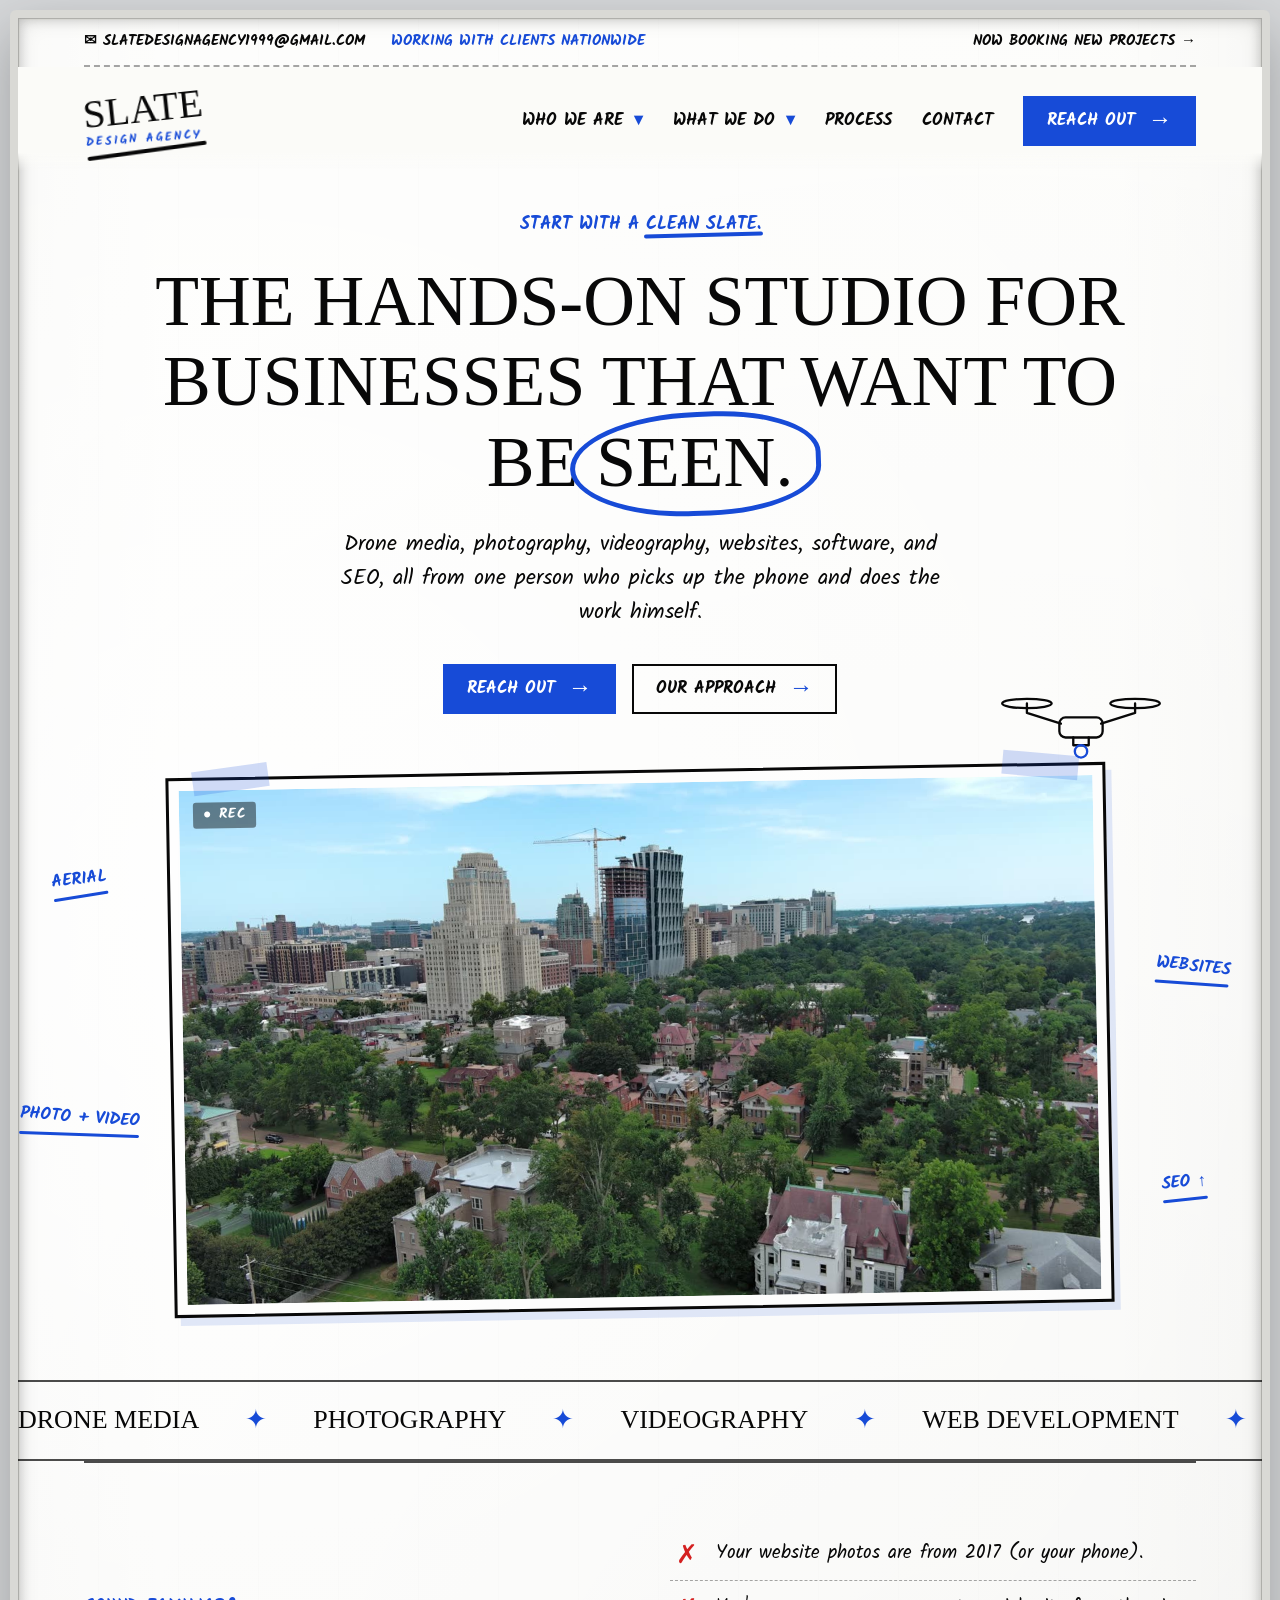
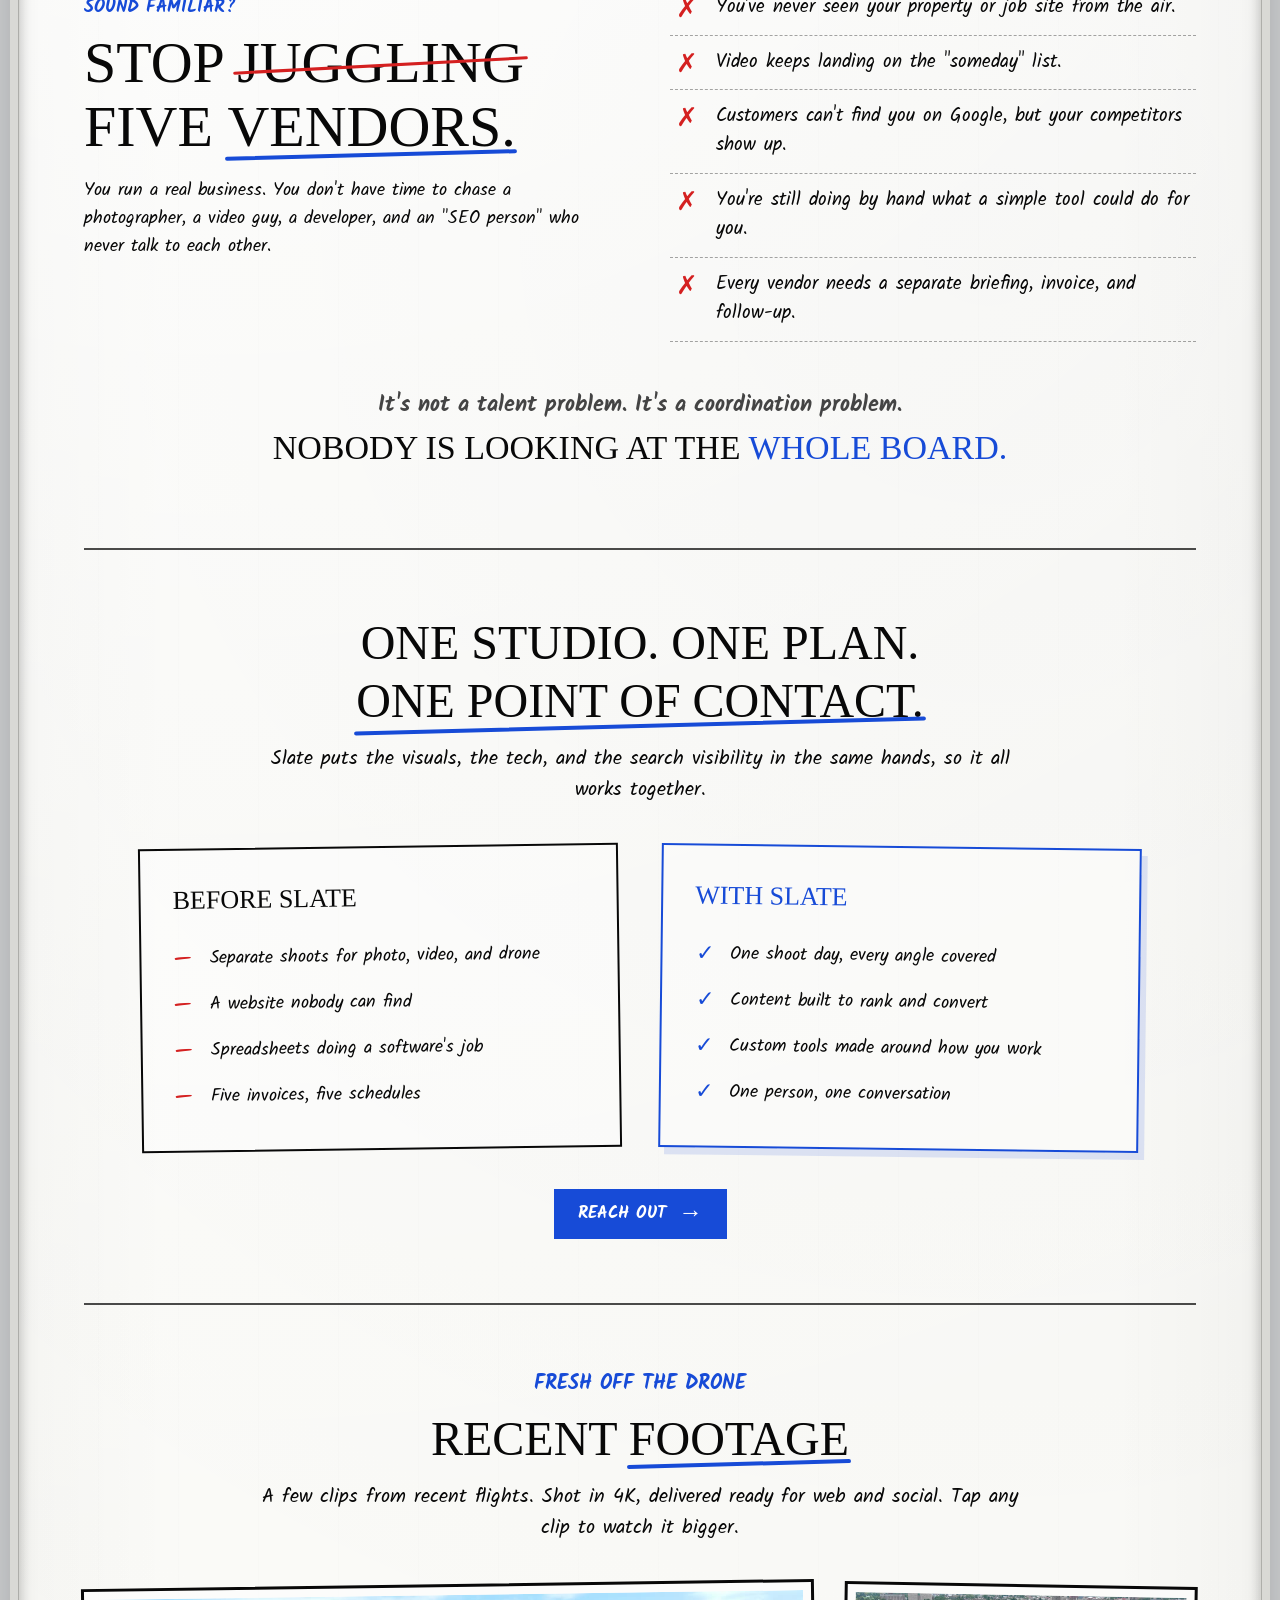
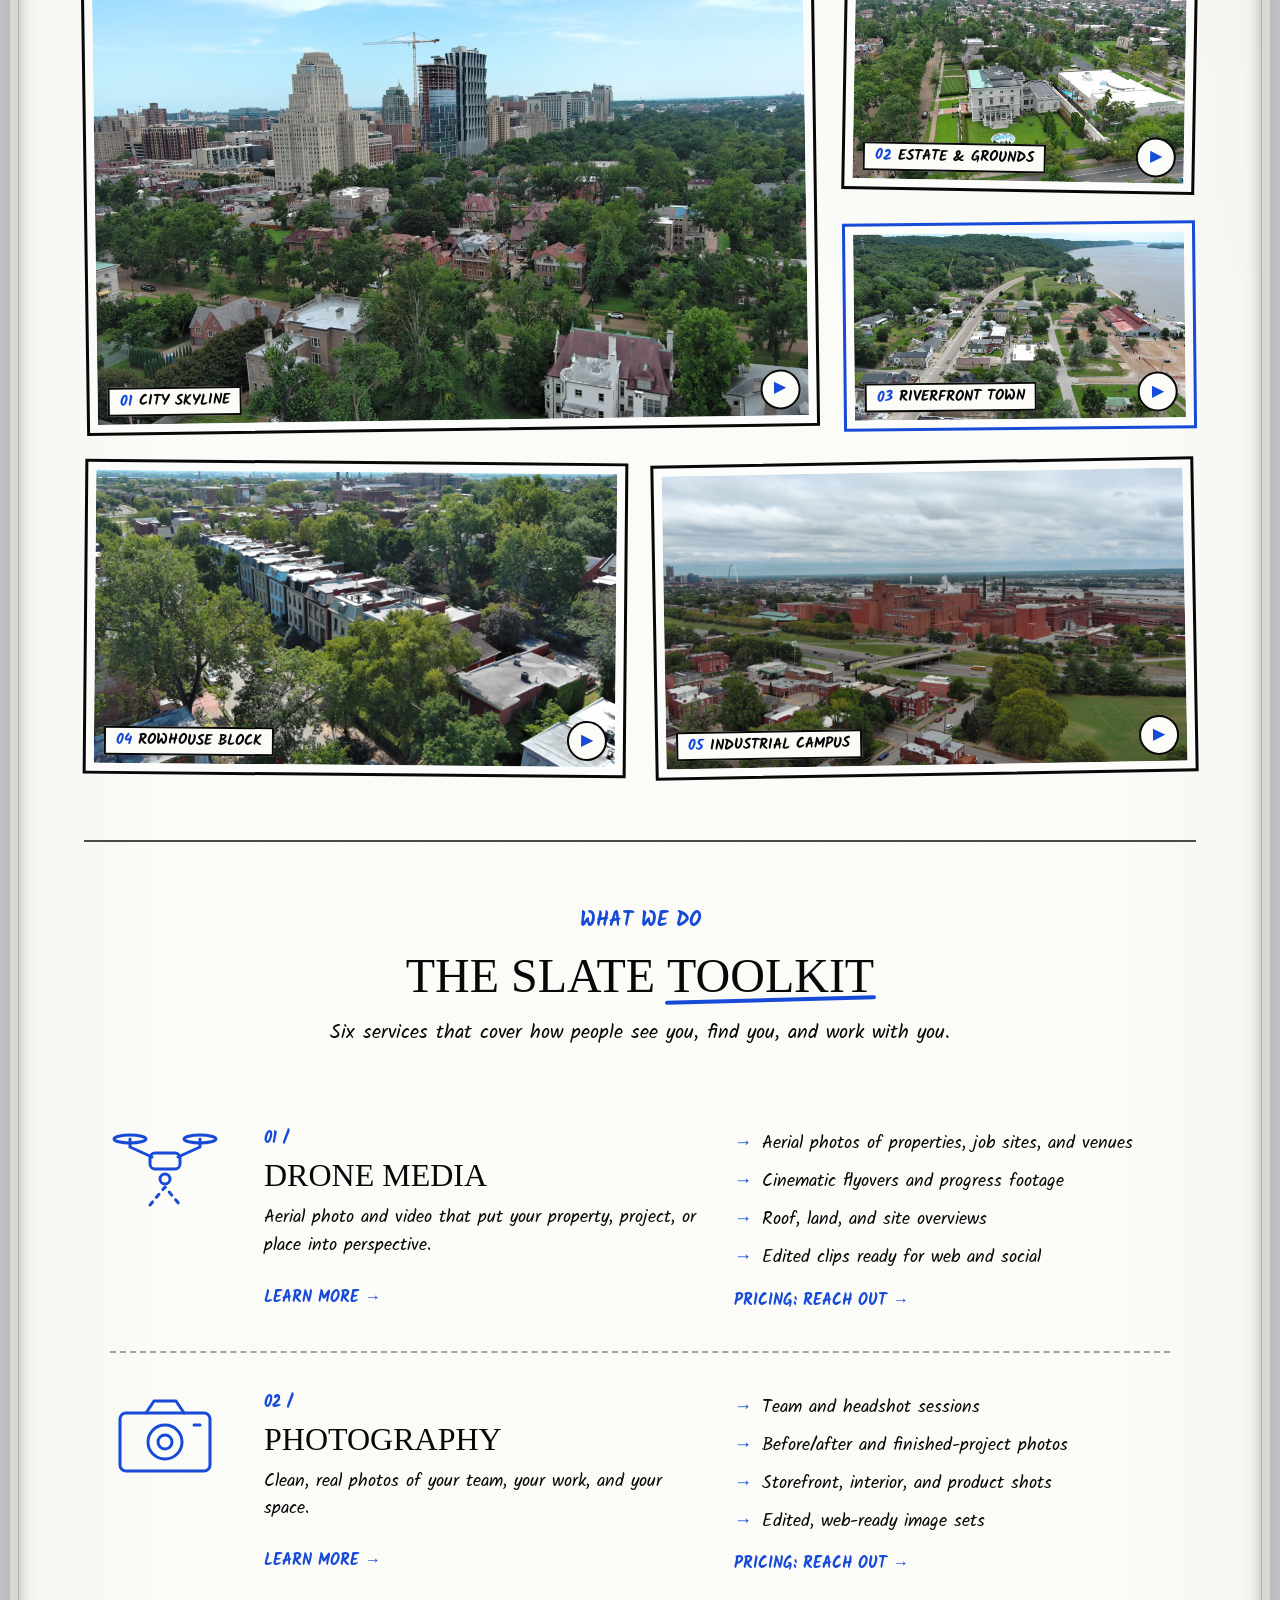
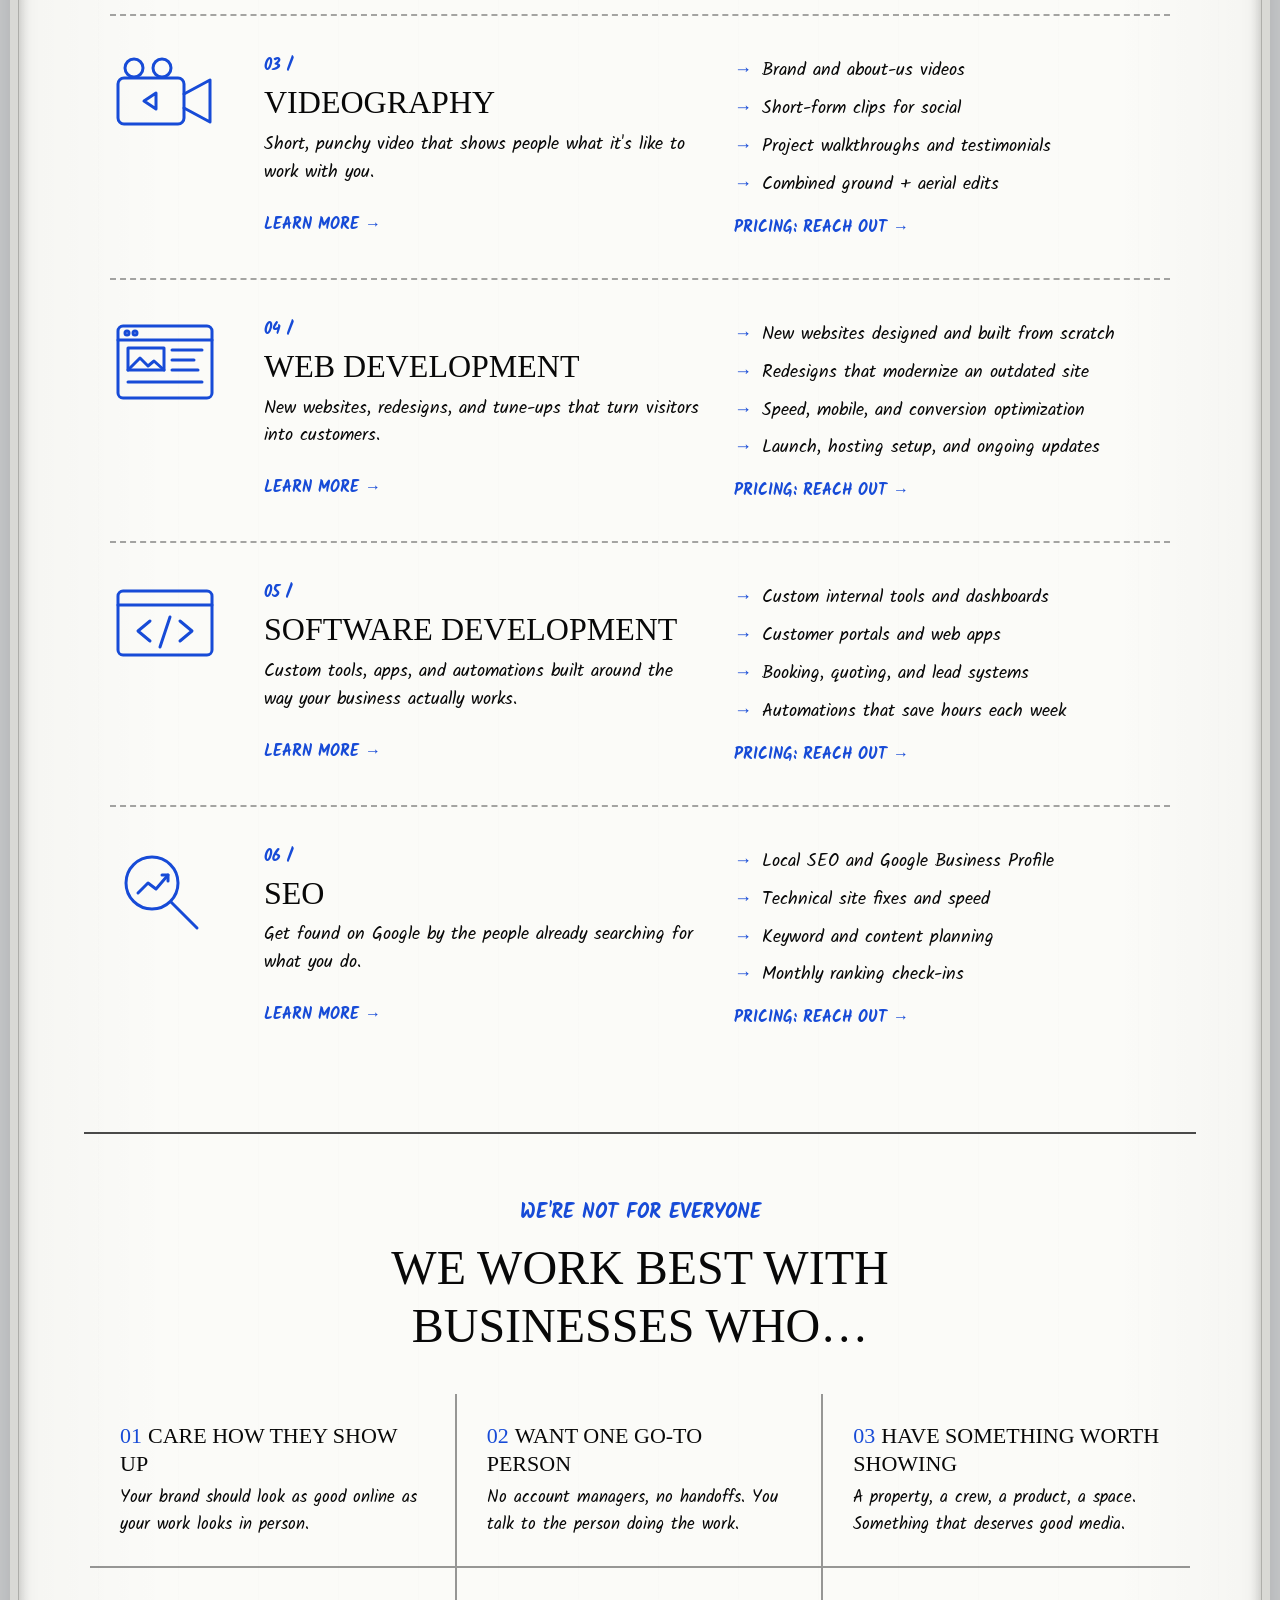
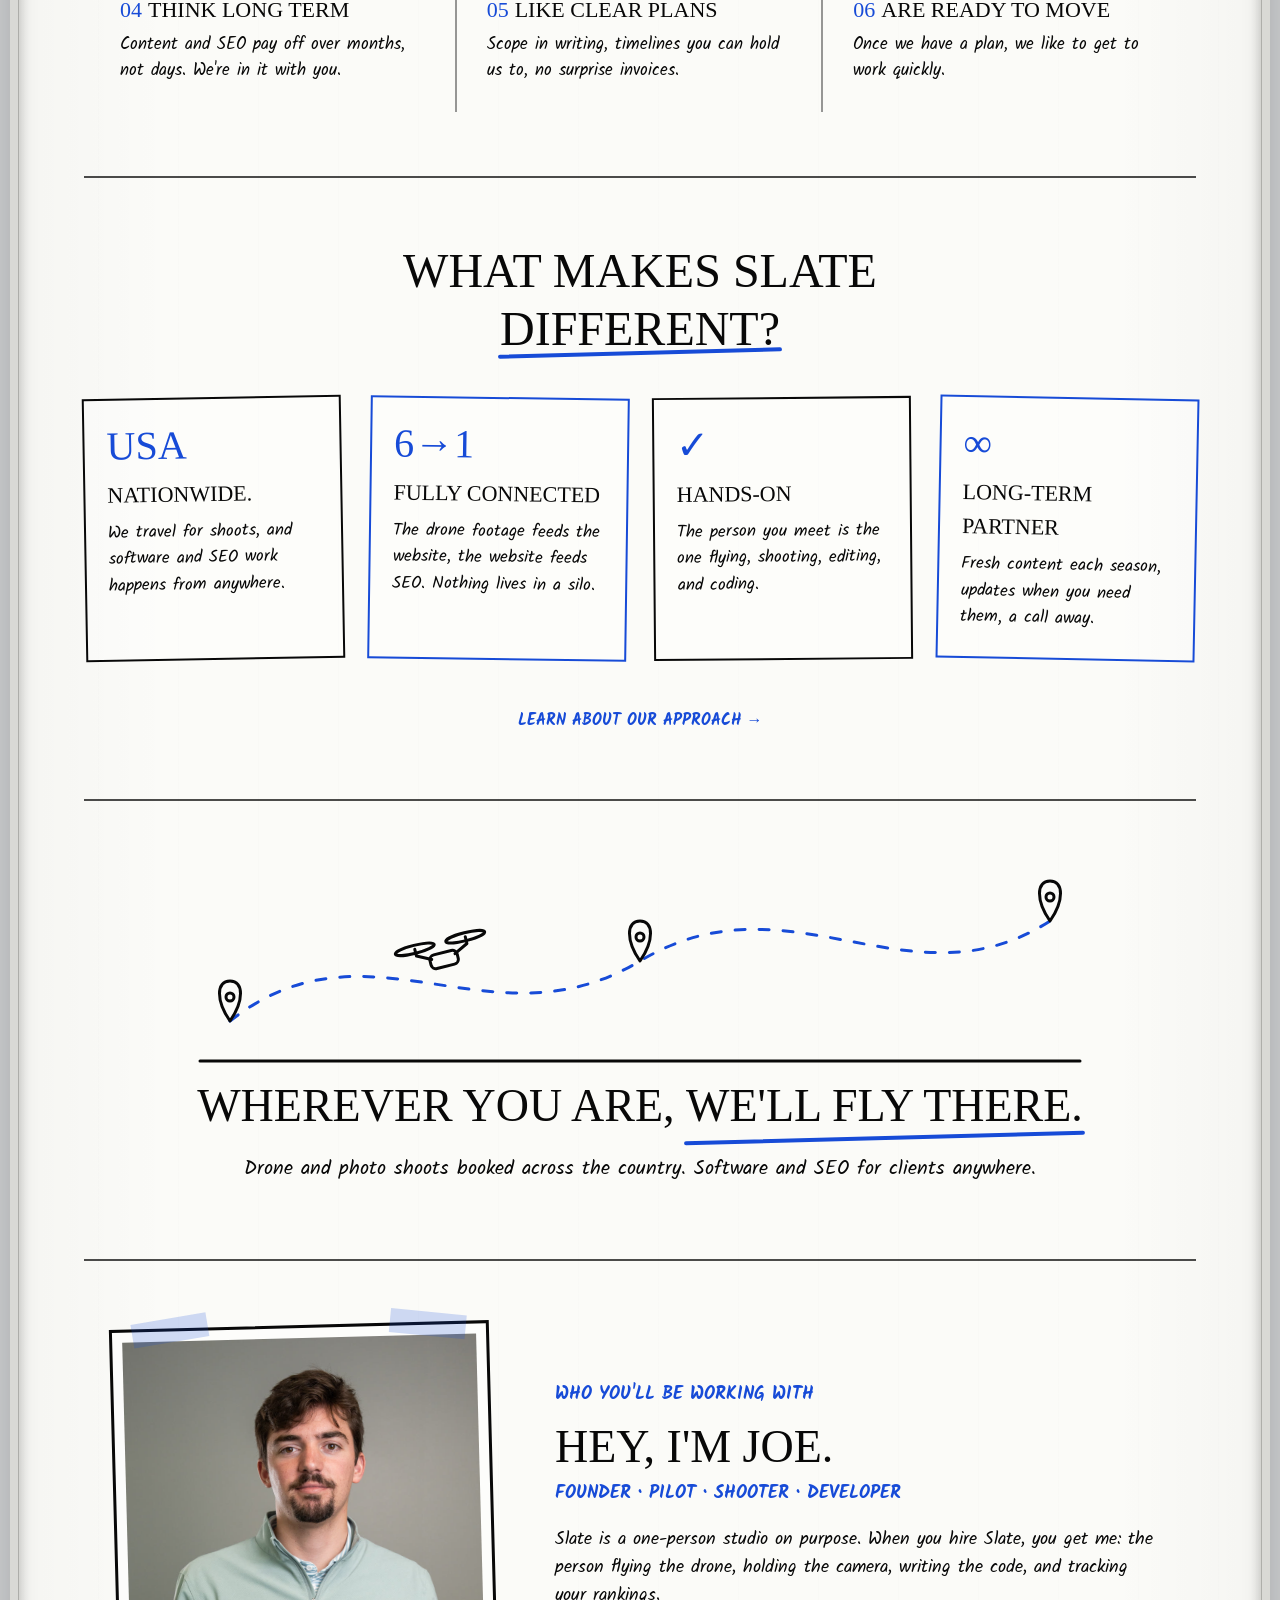
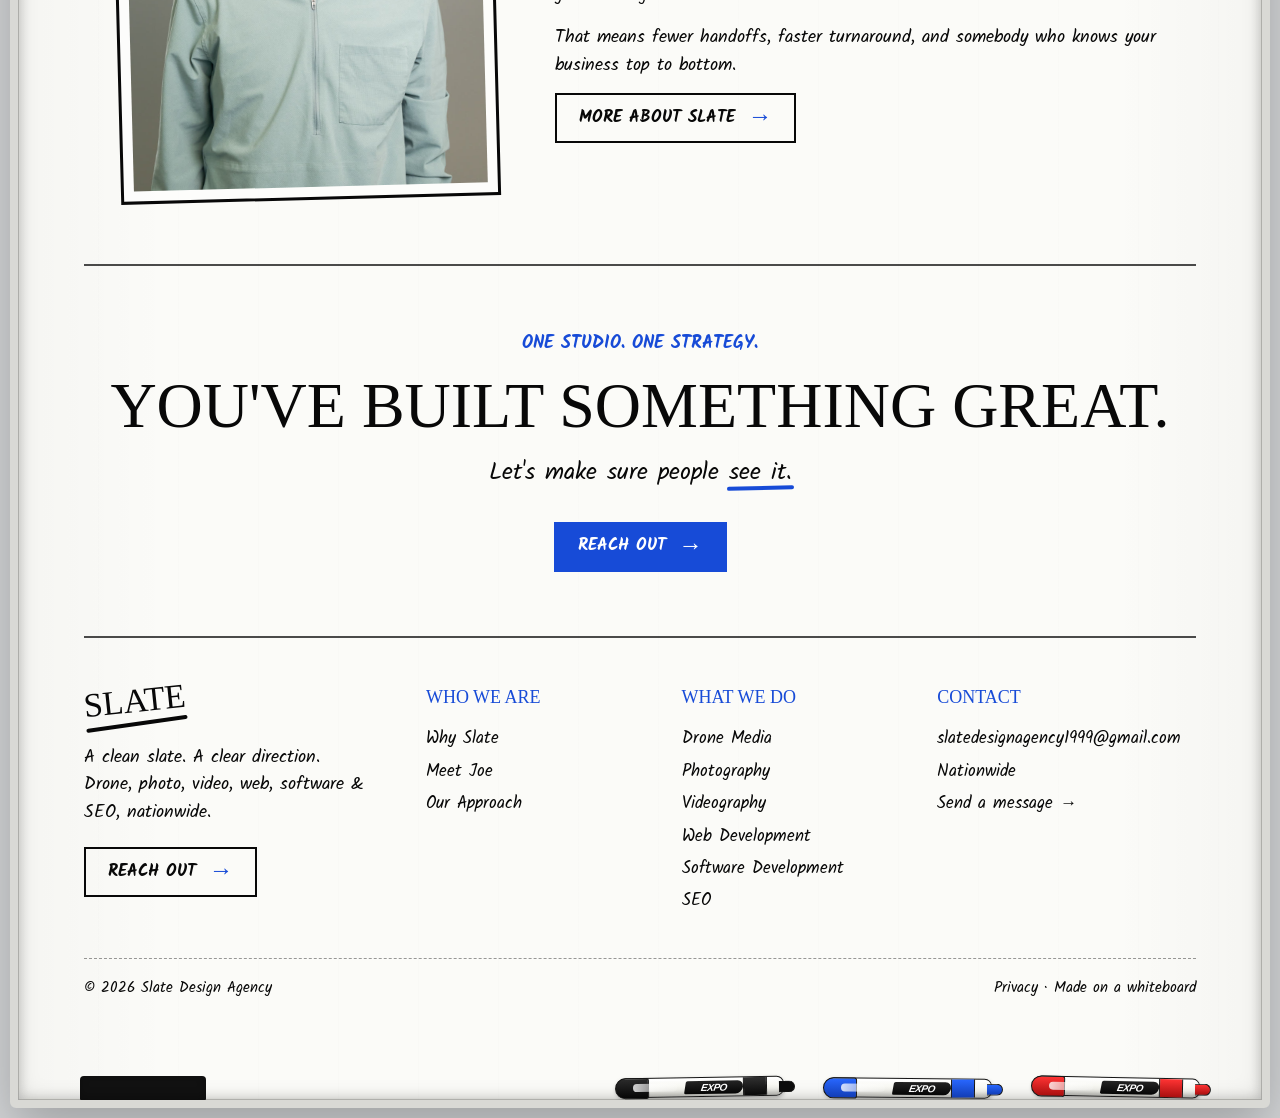
<file: index.html>
<!doctype html>
<html lang="en">
<head>
<meta charset="utf-8">
<meta name="viewport" content="width=device-width, initial-scale=1">
<title>Slate Design Agency | Drone, Photo, Video, Web, Software &amp; SEO</title>
<meta name="description" content="Slate is a hands-on studio for drone media, photography, videography, web development, software development, and SEO. Working with businesses nationwide.">
<meta name="theme-color" content="#fbfbf8">
<meta property="og:title" content="Slate Design Agency | Drone, Photo, Video, Web, Software &amp; SEO">
<meta property="og:description" content="Slate is a hands-on studio for drone media, photography, videography, web development, software development, and SEO. Working with businesses nationwide.">
<meta property="og:type" content="website">
<link rel="icon" href="favicon.ico" sizes="any">
<link rel="icon" href="favicon-32.png" type="image/png" sizes="32x32">
<link rel="icon" href="icon-192.png" type="image/png" sizes="192x192">
<link rel="apple-touch-icon" href="apple-touch-icon.png">
<link rel="preconnect" href="https://fonts.googleapis.com"><link rel="preconnect" href="https://fonts.gstatic.com" crossorigin><link href="https://fonts.googleapis.com/css2?family=Kalam:wght@400;700&family=Permanent+Marker&display=swap" rel="stylesheet">
<link rel="stylesheet" href="assets/css/style.css">
<link rel="preload" as="image" href="assets/img/slate-s.png">
<script>(function(){try{if(matchMedia('(prefers-reduced-motion: reduce)').matches)return;var d=document.documentElement;d.classList.add('s-intro');if(sessionStorage.getItem('slate-s')==='1'){d.classList.add('s-drawn');sessionStorage.removeItem('slate-s');}}catch(e){}})();</script>
<script src="assets/js/site.js" defer></script>
</head>
<body class="home">
<a class="skip" href="#main">Skip to content</a>
<div class="board">
<div class="inner">
  <div class="utility">
    <div class="u-left">
      <a href="mailto:slatedesignagency1999@gmail.com">✉ slatedesignagency1999@gmail.com</a>
      <span class="u-blue">Working with clients nationwide</span>
    </div>
    <div class="u-right"><a href="contact.html">Now booking new projects →</a></div>
  </div>

  <header class="site">
    <a href="index.html" class="logo" aria-label="Slate Design Agency home" data-home>SLATE<small>DESIGN AGENCY</small></a>
    <button class="menu-toggle" aria-controls="nav" aria-expanded="false">Menu +</button>
    <nav class="primary" id="nav" aria-label="Primary">
      <div class="nav-item">
        <button aria-haspopup="true">Who We Are <span class="caret">▾</span></button>
        <div class="dropdown">
          <a href="about.html"><span>→</span>Why Slate</a>
          <a href="about.html#meet"><span>→</span>Meet Joe</a>
          <a href="process.html"><span>→</span>Our Approach</a>
        </div>
      </div>
      <div class="nav-item">
        <button aria-haspopup="true">What We Do <span class="caret">▾</span></button>
        <div class="dropdown"><a href="services.html"><span>→</span>All services</a><a href="drone-media.html"><span>→</span>Drone Media</a><a href="photography.html"><span>→</span>Photography</a><a href="videography.html"><span>→</span>Videography</a><a href="web-development.html"><span>→</span>Web Development</a><a href="software-development.html"><span>→</span>Software Development</a><a href="seo.html"><span>→</span>SEO</a></div>
      </div>
      <div class="nav-item"><a href="process.html">Process</a></div>
      <div class="nav-item"><a href="contact.html">Contact</a></div>
      <a class="button solid" href="contact.html">Reach Out <span class="arrow">→</span></a>
    </nav>
  </header>

  <main id="main">

    <section class="hero">
      <p class="eyebrow">Start with a <span class="scribble">clean slate.</span></p>
      <h1>The hands-on studio for businesses that want to be <span class="circled">seen.</span></h1>
      <p class="sub">Drone media, photography, videography, websites, software, and SEO, all from one person who picks up the phone and does the work himself.</p>
      <div class="cta-row">
        <a class="button solid" href="contact.html">Reach Out <span class="arrow">→</span></a>
        <a class="button" href="process.html">Our Approach <span class="arrow">→</span></a>
      </div>
      <div class="hero-media">
        <div class="tape-frame video-frame">
          <video id="hero-video" data-playlist="assets/video/drone-02.mp4,assets/video/drone-03.mp4,assets/video/drone-01.mp4,assets/video/drone-04.mp4,assets/video/drone-05.mp4" muted playsinline autoplay preload="auto" poster="assets/img/drone-02.jpg" src="assets/video/drone-02.mp4" aria-label="Aerial drone footage reel"></video>
          <span class="rec">● REC</span>
        </div>
        <svg class="drone-fly hero-drone" viewBox="0 0 220 110" aria-hidden="true">
          <ellipse class="stroke" cx="40" cy="22" rx="32" ry="6"/><ellipse class="stroke" cx="180" cy="22" rx="32" ry="6"/>
          <path class="stroke" d="M40 22 L40 34 M180 22 L180 34 M40 34 L84 48 M180 34 L136 48"/>
          <rect class="stroke" x="82" y="40" width="56" height="26" rx="8"/>
          <path class="stroke" d="M100 66 L100 76 L120 76 L120 66"/><circle class="stroke" cx="110" cy="84" r="8" style="stroke:var(--blue)"/>
        </svg>
        <span class="doodle-label hm-l1" aria-hidden="true">Aerial</span>
        <span class="doodle-label hm-l2" aria-hidden="true">Photo + Video</span>
        <span class="doodle-label hm-r1" aria-hidden="true">Websites</span>
        <span class="doodle-label hm-r2" aria-hidden="true">SEO ↑</span>
      </div>
    </section>

    <div class="strip" aria-hidden="true"><div class="strip-track">
      <span>Drone Media</span><span>✦</span><span>Photography</span><span>✦</span><span>Videography</span><span>✦</span><span>Web Development</span><span>✦</span><span>Software Development</span><span>✦</span><span>SEO</span><span>✦</span>
      <span>Drone Media</span><span>✦</span><span>Photography</span><span>✦</span><span>Videography</span><span>✦</span><span>Web Development</span><span>✦</span><span>Software Development</span><span>✦</span><span>SEO</span><span>✦</span>
    </div></div>

    <section>
      <div class="pain">
        <div>
          <p class="eyebrow">Sound familiar?</p>
          <h2>Stop <span class="strike">juggling</span><br>five <span class="scribble">vendors.</span></h2>
          <p>You run a real business. You don't have time to chase a photographer, a video guy, a developer, and an "SEO person" who never talk to each other.</p>
        </div>
        <ul class="checklist">
          <li>Your website photos are from 2017 (or your phone).</li>
          <li>You've never seen your property or job site from the air.</li>
          <li>Video keeps landing on the "someday" list.</li>
          <li>Customers can't find you on Google, but your competitors show up.</li>
          <li>You're still doing by hand what a simple tool could do for you.</li>
          <li>Every vendor needs a separate briefing, invoice, and follow-up.</li>
        </ul>
      </div>
      <p class="reframe"><span class="quiet">It's not a talent problem. It's a coordination problem.</span>Nobody is looking at the <span class="blue">whole board.</span></p>
    </section>

    <section>
      <div class="section-head">
        <h2>One studio. One plan. <span class="scribble">One point of contact.</span></h2>
        <p>Slate puts the visuals, the tech, and the search visibility in the same hands, so it all works together.</p>
      </div>
      <div class="compare">
        <div class="compare-col">
          <h3>Before Slate</h3>
          <ul>
            <li>Separate shoots for photo, video, and drone</li>
            <li>A website nobody can find</li>
            <li>Spreadsheets doing a software's job</li>
            <li>Five invoices, five schedules</li>
          </ul>
        </div>
        <div class="compare-col">
          <h3 class="blue">With Slate</h3>
          <ul>
            <li>One shoot day, every angle covered</li>
            <li>Content built to rank and convert</li>
            <li>Custom tools made around how you work</li>
            <li>One person, one conversation</li>
          </ul>
        </div>
      </div>
      <div class="center"><a class="button solid" href="contact.html">Reach Out <span class="arrow">→</span></a></div>
    </section>

    <section id="footage">
      <div class="section-head">
        <p class="eyebrow">Fresh off the drone</p>
        <h2>Recent <span class="scribble">footage</span></h2>
        <p>A few clips from recent flights. Shot in 4K, delivered ready for web and social. Tap any clip to watch it bigger.</p>
      </div>
      <div class="reel-grid"><button class="clip" type="button" data-src="assets/video/drone-02.mp4" aria-label="Play City skyline clip"><video muted loop playsinline preload="none" data-autoplay poster="assets/img/drone-02.jpg" src="assets/video/drone-02.mp4"></video><span class="clip-label"><b>01</b>City skyline</span><span class="clip-play" aria-hidden="true">▶</span></button><button class="clip" type="button" data-src="assets/video/drone-03.mp4" aria-label="Play Estate &amp; grounds clip"><video muted loop playsinline preload="none" data-autoplay poster="assets/img/drone-03.jpg" src="assets/video/drone-03.mp4"></video><span class="clip-label"><b>02</b>Estate &amp; grounds</span><span class="clip-play" aria-hidden="true">▶</span></button><button class="clip" type="button" data-src="assets/video/drone-01.mp4" aria-label="Play Riverfront town clip"><video muted loop playsinline preload="none" data-autoplay poster="assets/img/drone-01.jpg" src="assets/video/drone-01.mp4"></video><span class="clip-label"><b>03</b>Riverfront town</span><span class="clip-play" aria-hidden="true">▶</span></button><button class="clip" type="button" data-src="assets/video/drone-04.mp4" aria-label="Play Rowhouse block clip"><video muted loop playsinline preload="none" data-autoplay poster="assets/img/drone-04.jpg" src="assets/video/drone-04.mp4"></video><span class="clip-label"><b>04</b>Rowhouse block</span><span class="clip-play" aria-hidden="true">▶</span></button><button class="clip" type="button" data-src="assets/video/drone-05.mp4" aria-label="Play Industrial campus clip"><video muted loop playsinline preload="none" data-autoplay poster="assets/img/drone-05.jpg" src="assets/video/drone-05.mp4"></video><span class="clip-label"><b>05</b>Industrial campus</span><span class="clip-play" aria-hidden="true">▶</span></button></div>
    </section>

    <section id="toolkit">
      <div class="section-head">
        <p class="eyebrow">What we do</p>
        <h2>The Slate <span class="scribble">Toolkit</span></h2>
        <p>Six services that cover how people see you, find you, and work with you.</p>
      </div>
      <div class="stack"><div class="svc"><div class="svc-icon"><svg viewBox="0 0 110 92" aria-hidden="true"><ellipse class="stroke" cx="20" cy="14" rx="16" ry="4"/><ellipse class="stroke" cx="90" cy="14" rx="16" ry="4"/><path class="stroke" d="M20 14v8M90 14v8M20 22l22 10M90 22L68 32"/><rect class="stroke" x="40" y="28" width="30" height="16" rx="5"/><circle class="stroke" cx="55" cy="54" r="5"/><path class="stroke" d="M40 80 L55 62 L70 80" stroke-dasharray="4 6"/></svg></div>
        <div><span class="num">01 /</span><h3>Drone Media</h3><p>Aerial photo and video that put your property, project, or place into perspective.</p><a class="more" href="drone-media.html">Learn more →</a></div>
        <div class="svc-list"><ul><li>Aerial photos of properties, job sites, and venues</li><li>Cinematic flyovers and progress footage</li><li>Roof, land, and site overviews</li><li>Edited clips ready for web and social</li></ul><a class="more" href="contact.html?s=drone">Pricing: reach out →</a></div></div>
<div class="svc"><div class="svc-icon"><svg viewBox="0 0 110 92" aria-hidden="true"><rect class="stroke" x="10" y="24" width="90" height="58" rx="6"/><path class="stroke" d="M36 24l8-12h22l8 12"/><circle class="stroke" cx="55" cy="53" r="17"/><circle class="stroke" cx="55" cy="53" r="7"/><path class="stroke" d="M84 36h6"/></svg></div>
        <div><span class="num">02 /</span><h3>Photography</h3><p>Clean, real photos of your team, your work, and your space.</p><a class="more" href="photography.html">Learn more →</a></div>
        <div class="svc-list"><ul><li>Team and headshot sessions</li><li>Before/after and finished-project photos</li><li>Storefront, interior, and product shots</li><li>Edited, web-ready image sets</li></ul><a class="more" href="contact.html?s=photography">Pricing: reach out →</a></div></div>
<div class="svc"><div class="svc-icon"><svg viewBox="0 0 110 92" aria-hidden="true"><rect class="stroke" x="8" y="26" width="66" height="46" rx="6"/><path class="stroke" d="M74 42l26-14v42L74 56"/><circle class="stroke" cx="24" cy="16" r="9"/><circle class="stroke" cx="52" cy="16" r="9"/><path class="stroke" d="M34 49l12-8v16z"/></svg></div>
        <div><span class="num">03 /</span><h3>Videography</h3><p>Short, punchy video that shows people what it's like to work with you.</p><a class="more" href="videography.html">Learn more →</a></div>
        <div class="svc-list"><ul><li>Brand and about-us videos</li><li>Short-form clips for social</li><li>Project walkthroughs and testimonials</li><li>Combined ground + aerial edits</li></ul><a class="more" href="contact.html?s=videography">Pricing: reach out →</a></div></div>
<div class="svc"><div class="svc-icon"><svg viewBox="0 0 110 92" aria-hidden="true"><rect class="stroke" x="8" y="10" width="94" height="72" rx="5"/><path class="stroke" d="M8 24h94"/><circle class="stroke" cx="17" cy="17" r="2"/><circle class="stroke" cx="25" cy="17" r="2"/><rect class="stroke" x="18" y="32" width="36" height="22"/><path class="stroke" d="M62 34h30M62 44h22M62 54h26M18 66h74"/><path class="stroke" d="M18 54l12-12 8 8 6-5 10 9"/></svg></div>
        <div><span class="num">04 /</span><h3>Web Development</h3><p>New websites, redesigns, and tune-ups that turn visitors into customers.</p><a class="more" href="web-development.html">Learn more →</a></div>
        <div class="svc-list"><ul><li>New websites designed and built from scratch</li><li>Redesigns that modernize an outdated site</li><li>Speed, mobile, and conversion optimization</li><li>Launch, hosting setup, and ongoing updates</li></ul><a class="more" href="contact.html?s=web">Pricing: reach out →</a></div></div>
<div class="svc"><div class="svc-icon"><svg viewBox="0 0 110 92" aria-hidden="true"><rect class="stroke" x="8" y="12" width="94" height="64" rx="5"/><path class="stroke" d="M8 26h94"/><path class="stroke" d="M40 42l-12 10 12 10M70 42l12 10-12 10M60 38l-10 30"/></svg></div>
        <div><span class="num">05 /</span><h3>Software Development</h3><p>Custom tools, apps, and automations built around the way your business actually works.</p><a class="more" href="software-development.html">Learn more →</a></div>
        <div class="svc-list"><ul><li>Custom internal tools and dashboards</li><li>Customer portals and web apps</li><li>Booking, quoting, and lead systems</li><li>Automations that save hours each week</li></ul><a class="more" href="contact.html?s=software">Pricing: reach out →</a></div></div>
<div class="svc"><div class="svc-icon"><svg viewBox="0 0 110 92" aria-hidden="true"><circle class="stroke" cx="42" cy="40" r="26"/><path class="stroke" d="M61 59l26 26"/><path class="stroke" d="M28 50l10-10 8 6 12-14"/><path class="stroke" d="M52 32h6v6"/></svg></div>
        <div><span class="num">06 /</span><h3>SEO</h3><p>Get found on Google by the people already searching for what you do.</p><a class="more" href="seo.html">Learn more →</a></div>
        <div class="svc-list"><ul><li>Local SEO and Google Business Profile</li><li>Technical site fixes and speed</li><li>Keyword and content planning</li><li>Monthly ranking check-ins</li></ul><a class="more" href="contact.html?s=seo">Pricing: reach out →</a></div></div></div>
    </section>

    <section>
      <div class="section-head">
        <p class="eyebrow">We're not for everyone</p>
        <h2>We work best with businesses who…</h2>
      </div>
      <div class="fit">
        <div class="fit-item"><h3><span class="n">01</span>Care how they show up</h3><p>Your brand should look as good online as your work looks in person.</p></div>
        <div class="fit-item"><h3><span class="n">02</span>Want one go-to person</h3><p>No account managers, no handoffs. You talk to the person doing the work.</p></div>
        <div class="fit-item"><h3><span class="n">03</span>Have something worth showing</h3><p>A property, a crew, a product, a space. Something that deserves good media.</p></div>
        <div class="fit-item"><h3><span class="n">04</span>Think long term</h3><p>Content and SEO pay off over months, not days. We're in it with you.</p></div>
        <div class="fit-item"><h3><span class="n">05</span>Like clear plans</h3><p>Scope in writing, timelines you can hold us to, no surprise invoices.</p></div>
        <div class="fit-item"><h3><span class="n">06</span>Are ready to move</h3><p>Once we have a plan, we like to get to work quickly.</p></div>
      </div>
    </section>

    <section>
      <div class="section-head"><h2>What makes Slate <span class="scribble">different?</span></h2></div>
      <div class="cards">
        <div class="card"><div class="big">USA</div><h3>Nationwide.</h3><p>We travel for shoots, and software and SEO work happens from anywhere.</p></div>
        <div class="card"><div class="big">6→1</div><h3>Fully connected</h3><p>The drone footage feeds the website, the website feeds SEO. Nothing lives in a silo.</p></div>
        <div class="card"><div class="big">✓</div><h3>Hands-on</h3><p>The person you meet is the one flying, shooting, editing, and coding.</p></div>
        <div class="card"><div class="big">∞</div><h3>Long-term partner</h3><p>Fresh content each season, updates when you need them, a call away.</p></div>
      </div>
      <div class="center"><a class="more" href="about.html">Learn about our approach →</a></div>
    </section>

    <section class="location">
      <svg class="skyline" viewBox="0 0 900 220" aria-hidden="true">
        <path class="stroke" d="M40 170 C180 60 300 200 450 110 C600 20 720 160 860 70" style="stroke:var(--blue);stroke-dasharray:10 14"/>
        <g class="stroke"><path d="M40 170 c-14 -20 -14 -40 0 -40 c14 0 14 20 0 40z"/><circle cx="40" cy="146" r="4"/></g>
        <g class="stroke"><path d="M450 110 c-14 -20 -14 -40 0 -40 c14 0 14 20 0 40z"/><circle cx="450" cy="86" r="4"/></g>
        <g class="stroke"><path d="M860 70 c-14 -20 -14 -40 0 -40 c14 0 14 20 0 40z"/><circle cx="860" cy="46" r="4"/></g>
        <g transform="translate(250 92) rotate(-14)"><ellipse class="stroke" cx="-26" cy="0" rx="20" ry="4"/><ellipse class="stroke" cx="26" cy="0" rx="20" ry="4"/><path class="stroke" d="M-26 0v7l14 7M26 0v7l-14 7"/><rect class="stroke" x="-14" y="10" width="28" height="14" rx="5"/></g>
        <path class="stroke" d="M10 210 L890 210" style="stroke-width:3"/>
      </svg>
      <h3>Wherever you are, <span class="scribble">we'll fly there.</span></h3>
      <p style="margin-top:12px;font-size:20px">Drone and photo shoots booked across the country. Software and SEO for clients anywhere.</p>
    </section>

    <section>
      <div class="team">
        <div class="photo-ph has-img"><img src="assets/img/joe.jpg" alt="Joe Segneri, founder of Slate Design Agency" loading="lazy"></div>
        <div>
          <p class="eyebrow">Who you'll be working with</p>
          <h2>Hey, I'm Joe.</h2>
          <p class="role">Founder · Pilot · Shooter · Developer</p>
          <p>Slate is a one-person studio on purpose. When you hire Slate, you get me: the person flying the drone, holding the camera, writing the code, and tracking your rankings.</p>
          <p>That means fewer handoffs, faster turnaround, and somebody who knows your business top to bottom.</p>
          <a class="button" href="about.html">More about Slate <span class="arrow">→</span></a>
        </div>
      </div>
    </section>

    <section class="closing">
      <p class="eyebrow">One studio. One strategy.</p>
      <h2>You've built something great.</h2>
      <p class="sub">Let's make sure people <span class="scribble">see it.</span></p>
      <a class="button solid" href="contact.html">Reach Out <span class="arrow">→</span></a>
    </section>
  </main>

  <footer class="site">
    <div class="foot-grid">
      <div>
        <a href="index.html" class="logo" style="font-size:34px" data-home>SLATE</a>
        <p style="margin-top:18px">A clean slate. A clear direction.<br>Drone, photo, video, web, software &amp; SEO, nationwide.</p>
        <a class="button" href="contact.html" style="margin-top:6px">Reach Out <span class="arrow">→</span></a>
      </div>
      <div><h4>Who we are</h4><ul><li><a href="about.html">Why Slate</a></li><li><a href="about.html#meet">Meet Joe</a></li><li><a href="process.html">Our Approach</a></li></ul></div>
      <div><h4>What we do</h4><ul><li><a href="drone-media.html">Drone Media</a></li><li><a href="photography.html">Photography</a></li><li><a href="videography.html">Videography</a></li><li><a href="web-development.html">Web Development</a></li><li><a href="software-development.html">Software Development</a></li><li><a href="seo.html">SEO</a></li></ul></div>
      <div><h4>Contact</h4><ul><li><a href="mailto:slatedesignagency1999@gmail.com" style="word-break:break-all">slatedesignagency1999@gmail.com</a></li><li>Nationwide</li><li><a href="contact.html">Send a message →</a></li></ul></div>
    </div>
    <div class="foot-bottom"><span>© <span data-year>2026</span> Slate Design Agency</span><span><a href="privacy.html">Privacy</a> · Made on a whiteboard</span></div>
  </footer>

</div>
<div class="tray" aria-hidden="true">
  <span class="eraser"></span>
  <span class="markers">
    <span class="marker-obj black"><span class="cap"></span><span class="band"></span><span class="tip"></span></span>
    <span class="marker-obj blue"><span class="cap"></span><span class="band"></span><span class="tip"></span></span>
    <span class="marker-obj red"><span class="cap"></span><span class="band"></span><span class="tip"></span></span>
  </span>
</div>
</div>
<div class="s-trans" aria-hidden="true">
  <svg viewBox="0 0 560 729">
    <defs><mask id="s-mask" maskUnits="userSpaceOnUse" x="0" y="0" width="560" height="729">
      <path class="s-path" pathLength="1" d="M470 100 C390 60 230 70 150 130 C80 185 90 260 170 300 C270 345 420 350 470 420 C520 490 490 590 390 625 C290 660 140 640 80 575"/>
    </mask></defs>
    <image href="assets/img/slate-s.png" width="560" height="729" mask="url(#s-mask)"/>
  </svg>
  <span class="s-eraser"></span>
</div>
<div class="lightbox" role="dialog" aria-modal="true" aria-label="Video player"><button class="lightbox-close">Close ✕</button><div class="tape-frame"><video controls loop playsinline></video></div></div>
</body>
</html>
</file>
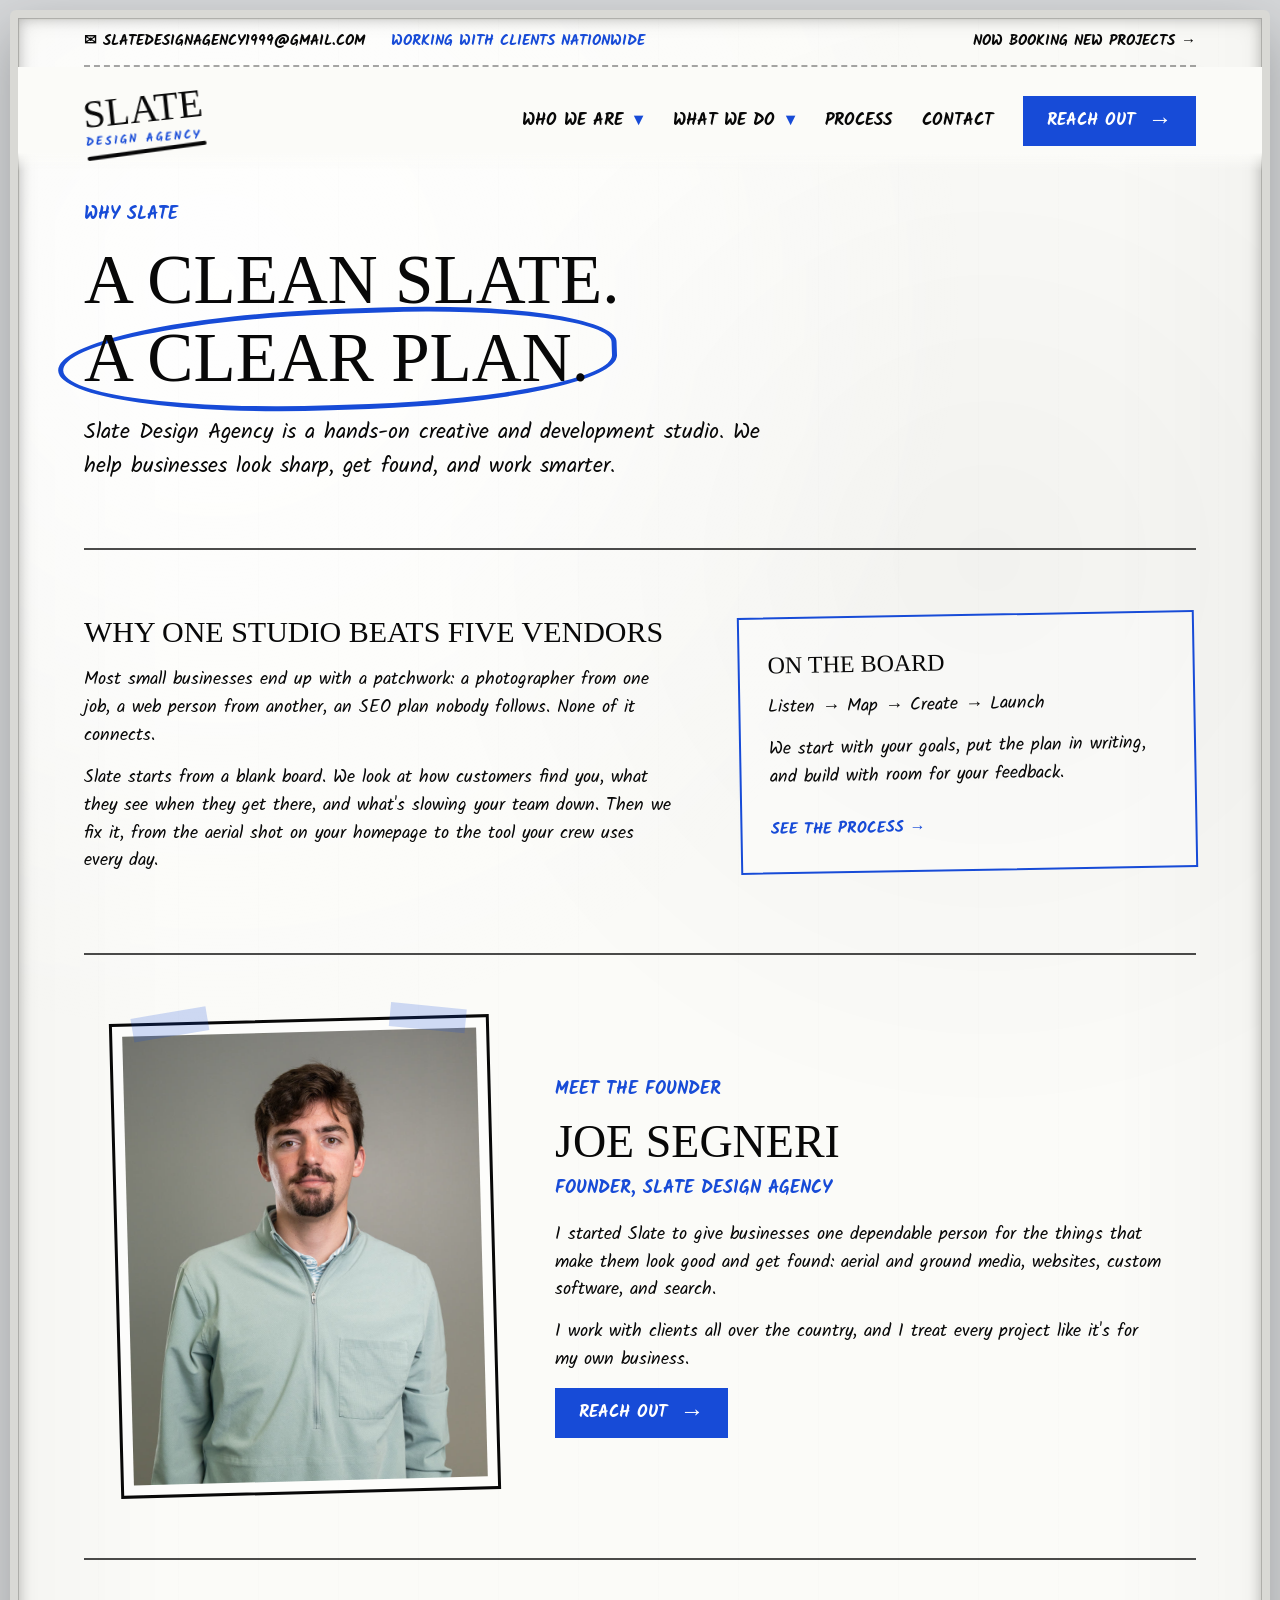
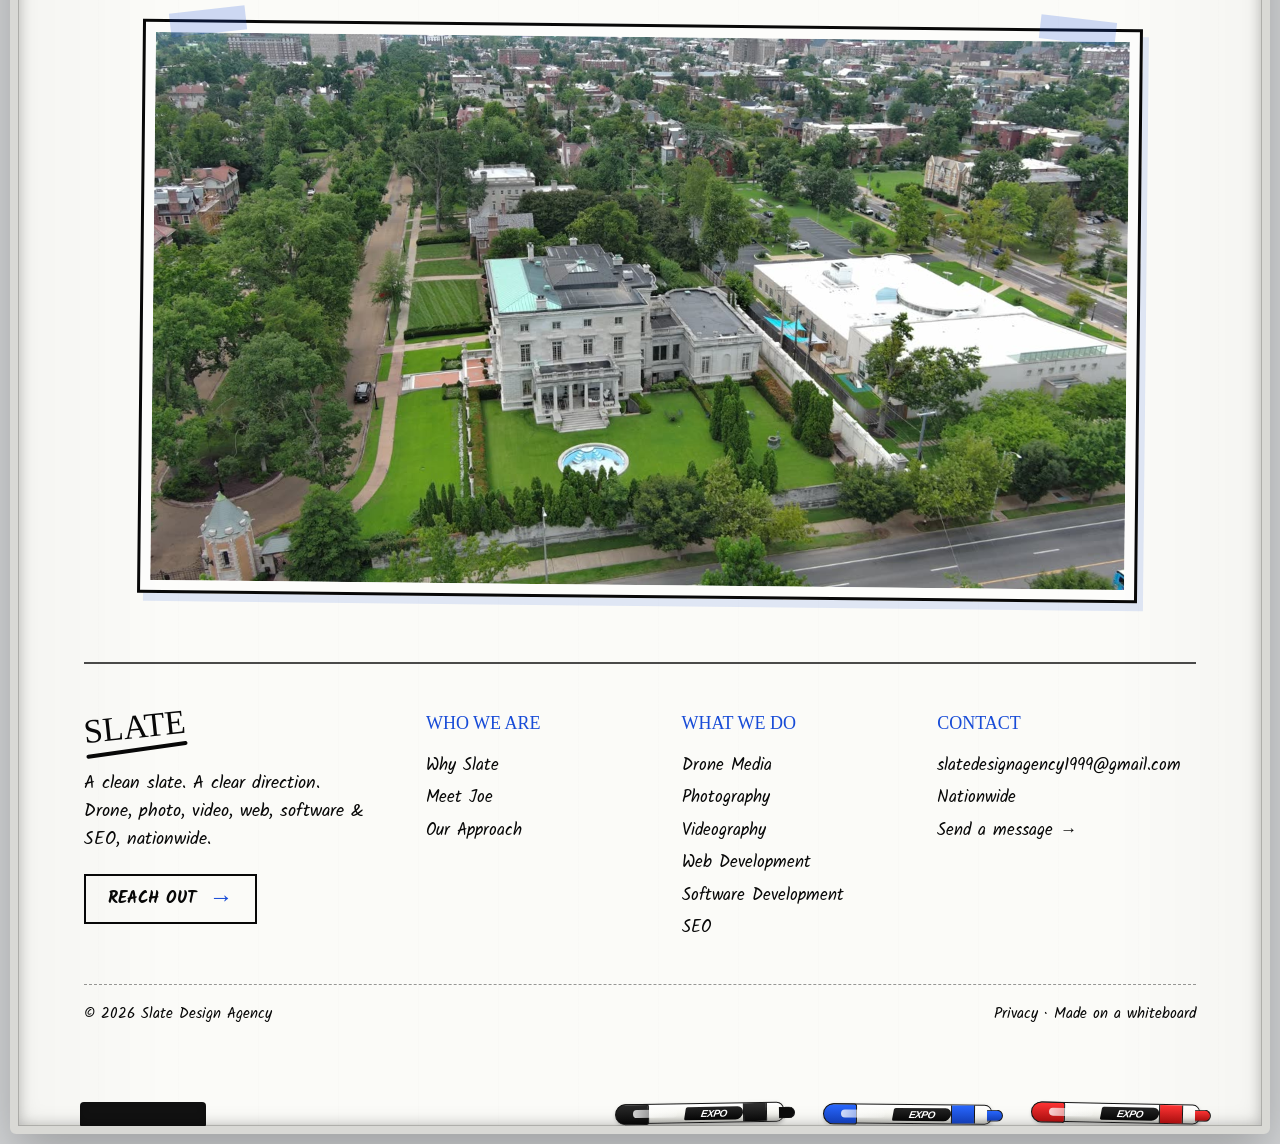
<file: about.html>
<!doctype html>
<html lang="en">
<head>
<meta charset="utf-8">
<meta name="viewport" content="width=device-width, initial-scale=1">
<title>About | Slate Design Agency</title>
<meta name="description" content="Slate Design Agency is a hands-on creative and development studio founded by Joe Segneri.">
<meta name="theme-color" content="#fbfbf8">
<meta property="og:title" content="About | Slate Design Agency">
<meta property="og:description" content="Slate Design Agency is a hands-on creative and development studio founded by Joe Segneri.">
<meta property="og:type" content="website">
<link rel="icon" href="favicon.ico" sizes="any">
<link rel="icon" href="favicon-32.png" type="image/png" sizes="32x32">
<link rel="icon" href="icon-192.png" type="image/png" sizes="192x192">
<link rel="apple-touch-icon" href="apple-touch-icon.png">
<link rel="preconnect" href="https://fonts.googleapis.com"><link rel="preconnect" href="https://fonts.gstatic.com" crossorigin><link href="https://fonts.googleapis.com/css2?family=Kalam:wght@400;700&family=Permanent+Marker&display=swap" rel="stylesheet">
<link rel="stylesheet" href="assets/css/style.css">
<link rel="preload" as="image" href="assets/img/slate-s.png">

<script src="assets/js/site.js" defer></script>
</head>
<body>
<a class="skip" href="#main">Skip to content</a>
<div class="board">
<div class="inner">
  <div class="utility">
    <div class="u-left">
      <a href="mailto:slatedesignagency1999@gmail.com">✉ slatedesignagency1999@gmail.com</a>
      <span class="u-blue">Working with clients nationwide</span>
    </div>
    <div class="u-right"><a href="contact.html">Now booking new projects →</a></div>
  </div>

  <header class="site">
    <a href="index.html" class="logo" aria-label="Slate Design Agency home" data-home>SLATE<small>DESIGN AGENCY</small></a>
    <button class="menu-toggle" aria-controls="nav" aria-expanded="false">Menu +</button>
    <nav class="primary" id="nav" aria-label="Primary">
      <div class="nav-item">
        <button aria-haspopup="true">Who We Are <span class="caret">▾</span></button>
        <div class="dropdown">
          <a href="about.html"><span>→</span>Why Slate</a>
          <a href="about.html#meet"><span>→</span>Meet Joe</a>
          <a href="process.html"><span>→</span>Our Approach</a>
        </div>
      </div>
      <div class="nav-item">
        <button aria-haspopup="true">What We Do <span class="caret">▾</span></button>
        <div class="dropdown"><a href="services.html"><span>→</span>All services</a><a href="drone-media.html"><span>→</span>Drone Media</a><a href="photography.html"><span>→</span>Photography</a><a href="videography.html"><span>→</span>Videography</a><a href="web-development.html"><span>→</span>Web Development</a><a href="software-development.html"><span>→</span>Software Development</a><a href="seo.html"><span>→</span>SEO</a></div>
      </div>
      <div class="nav-item"><a href="process.html">Process</a></div>
      <div class="nav-item"><a href="contact.html">Contact</a></div>
      <a class="button solid" href="contact.html">Reach Out <span class="arrow">→</span></a>
    </nav>
  </header>

  <main id="main">

    <section class="page-head">
      <p class="eyebrow">Why Slate</p>
      <h1>A clean slate. <span class="circled">A clear plan.</span></h1>
      <p class="lead">Slate Design Agency is a hands-on creative and development studio. We help businesses look sharp, get found, and work smarter.</p>
    </section>
    <section>
      <div class="detail">
        <div>
          <h2>Why one studio beats five vendors</h2>
          <p>Most small businesses end up with a patchwork: a photographer from one job, a web person from another, an SEO plan nobody follows. None of it connects.</p>
          <p>Slate starts from a blank board. We look at how customers find you, what they see when they get there, and what's slowing your team down. Then we fix it, from the aerial shot on your homepage to the tool your crew uses every day.</p>
        </div>
        <div class="note-box">
          <h3>On the board</h3>
          <p>Listen → Map → Create → Launch</p>
          <p>We start with your goals, put the plan in writing, and build with room for your feedback.</p>
          <a class="more" href="process.html">See the process →</a>
        </div>
      </div>
    </section>
    <section id="meet">
      <div class="team">
        <div class="photo-ph has-img"><img src="assets/img/joe.jpg" alt="Joe Segneri, founder of Slate Design Agency" loading="lazy"></div>
        <div>
          <p class="eyebrow">Meet the founder</p>
          <h2>Joe Segneri</h2>
          <p class="role">Founder, Slate Design Agency</p>
          <p>I started Slate to give businesses one dependable person for the things that make them look good and get found: aerial and ground media, websites, custom software, and search.</p>
          <p>I work with clients all over the country, and I treat every project like it's for my own business.</p>
          <a class="button solid" href="contact.html">Reach Out <span class="arrow">→</span></a>
        </div>
      </div>
    </section>
    <section>
      <div class="tape-frame wide-clip"><video muted loop playsinline preload="none" data-autoplay poster="assets/img/drone-03.jpg" src="assets/video/drone-03.mp4" aria-label="Aerial footage of an estate and grounds"></video></div>
    </section>
  </main>

  <footer class="site">
    <div class="foot-grid">
      <div>
        <a href="index.html" class="logo" style="font-size:34px" data-home>SLATE</a>
        <p style="margin-top:18px">A clean slate. A clear direction.<br>Drone, photo, video, web, software &amp; SEO, nationwide.</p>
        <a class="button" href="contact.html" style="margin-top:6px">Reach Out <span class="arrow">→</span></a>
      </div>
      <div><h4>Who we are</h4><ul><li><a href="about.html">Why Slate</a></li><li><a href="about.html#meet">Meet Joe</a></li><li><a href="process.html">Our Approach</a></li></ul></div>
      <div><h4>What we do</h4><ul><li><a href="drone-media.html">Drone Media</a></li><li><a href="photography.html">Photography</a></li><li><a href="videography.html">Videography</a></li><li><a href="web-development.html">Web Development</a></li><li><a href="software-development.html">Software Development</a></li><li><a href="seo.html">SEO</a></li></ul></div>
      <div><h4>Contact</h4><ul><li><a href="mailto:slatedesignagency1999@gmail.com" style="word-break:break-all">slatedesignagency1999@gmail.com</a></li><li>Nationwide</li><li><a href="contact.html">Send a message →</a></li></ul></div>
    </div>
    <div class="foot-bottom"><span>© <span data-year>2026</span> Slate Design Agency</span><span><a href="privacy.html">Privacy</a> · Made on a whiteboard</span></div>
  </footer>

</div>
<div class="tray" aria-hidden="true">
  <span class="eraser"></span>
  <span class="markers">
    <span class="marker-obj black"><span class="cap"></span><span class="band"></span><span class="tip"></span></span>
    <span class="marker-obj blue"><span class="cap"></span><span class="band"></span><span class="tip"></span></span>
    <span class="marker-obj red"><span class="cap"></span><span class="band"></span><span class="tip"></span></span>
  </span>
</div>
</div>
<div class="s-trans" aria-hidden="true">
  <svg viewBox="0 0 560 729">
    <defs><mask id="s-mask" maskUnits="userSpaceOnUse" x="0" y="0" width="560" height="729">
      <path class="s-path" pathLength="1" d="M470 100 C390 60 230 70 150 130 C80 185 90 260 170 300 C270 345 420 350 470 420 C520 490 490 590 390 625 C290 660 140 640 80 575"/>
    </mask></defs>
    <image href="assets/img/slate-s.png" width="560" height="729" mask="url(#s-mask)"/>
  </svg>
  <span class="s-eraser"></span>
</div>
<div class="lightbox" role="dialog" aria-modal="true" aria-label="Video player"><button class="lightbox-close">Close ✕</button><div class="tape-frame"><video controls loop playsinline></video></div></div>
</body>
</html>
</file>
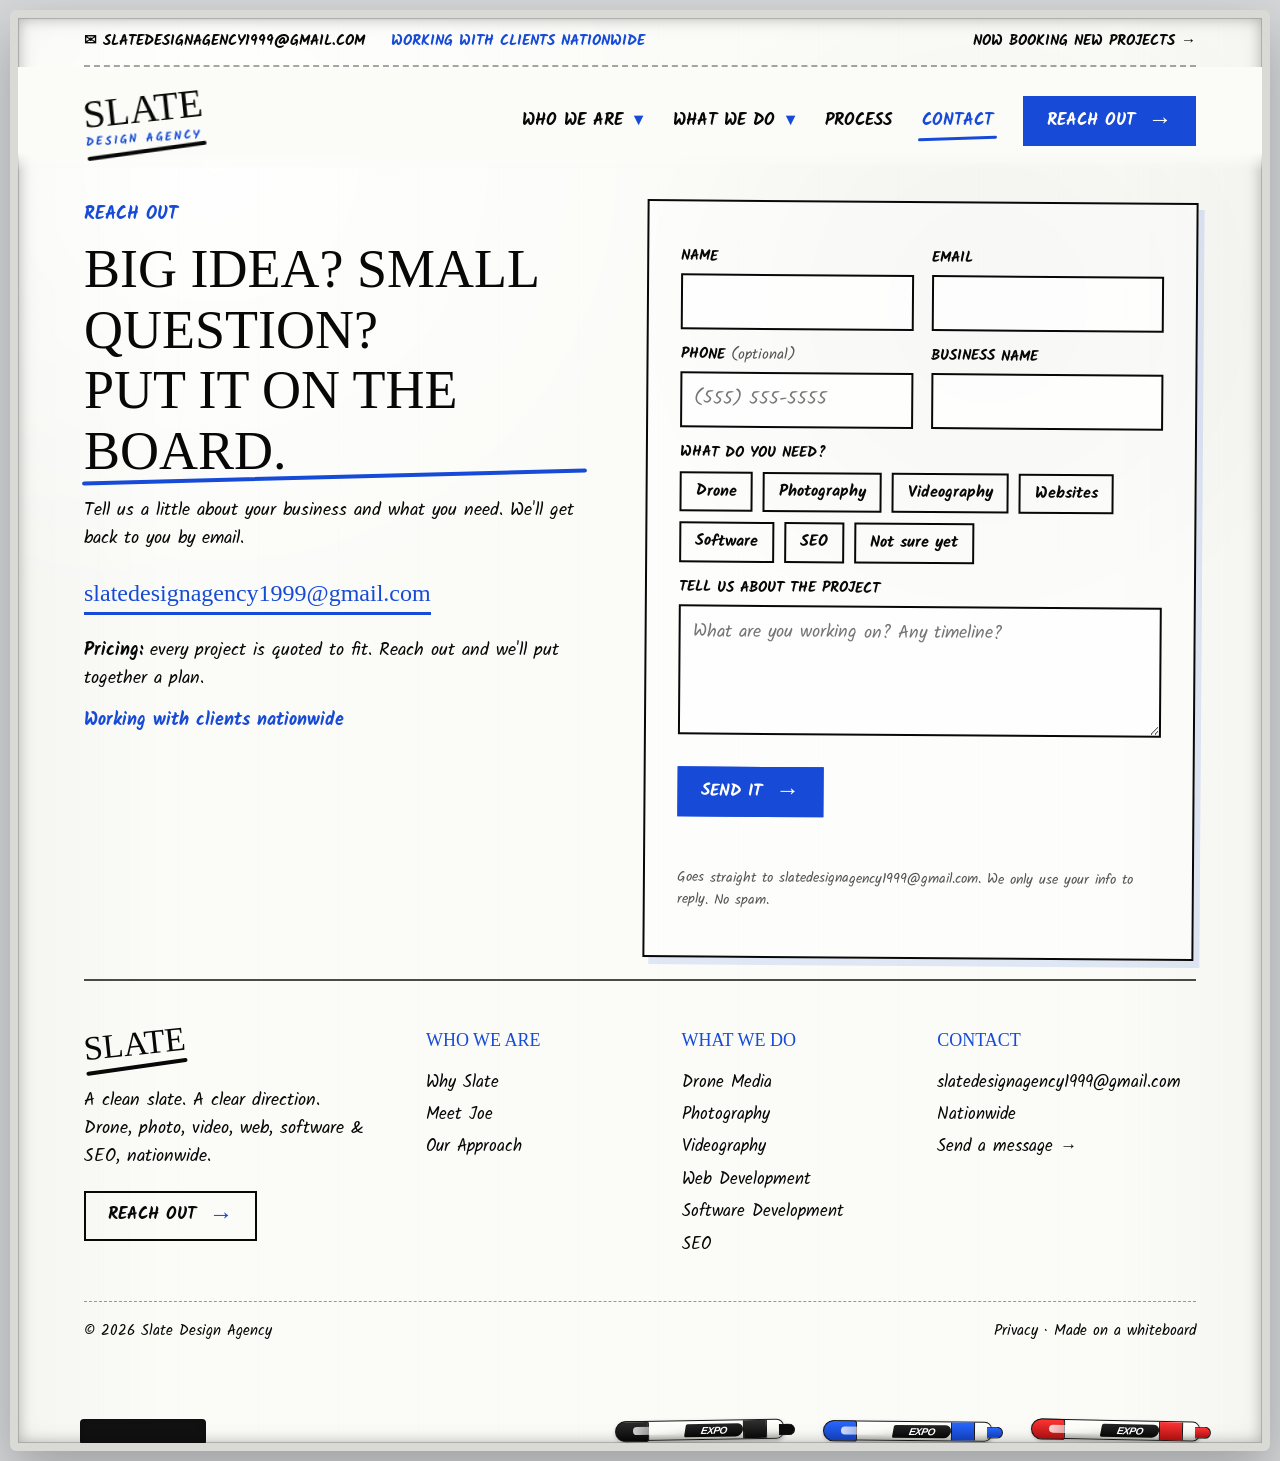
<file: contact.html>
<!doctype html>
<html lang="en">
<head>
<meta charset="utf-8">
<meta name="viewport" content="width=device-width, initial-scale=1">
<title>Contact | Slate Design Agency</title>
<meta name="description" content="Reach out to Slate Design Agency about drone media, photography, videography, software, or SEO.">
<meta name="theme-color" content="#fbfbf8">
<meta property="og:title" content="Contact | Slate Design Agency">
<meta property="og:description" content="Reach out to Slate Design Agency about drone media, photography, videography, software, or SEO.">
<meta property="og:type" content="website">
<link rel="icon" href="favicon.ico" sizes="any">
<link rel="icon" href="favicon-32.png" type="image/png" sizes="32x32">
<link rel="icon" href="icon-192.png" type="image/png" sizes="192x192">
<link rel="apple-touch-icon" href="apple-touch-icon.png">
<link rel="preconnect" href="https://fonts.googleapis.com"><link rel="preconnect" href="https://fonts.gstatic.com" crossorigin><link href="https://fonts.googleapis.com/css2?family=Kalam:wght@400;700&family=Permanent+Marker&display=swap" rel="stylesheet">
<link rel="stylesheet" href="assets/css/style.css">
<link rel="preload" as="image" href="assets/img/slate-s.png">

<script src="assets/js/site.js" defer></script>
</head>
<body>
<a class="skip" href="#main">Skip to content</a>
<div class="board">
<div class="inner">
  <div class="utility">
    <div class="u-left">
      <a href="mailto:slatedesignagency1999@gmail.com">✉ slatedesignagency1999@gmail.com</a>
      <span class="u-blue">Working with clients nationwide</span>
    </div>
    <div class="u-right"><a href="contact.html">Now booking new projects →</a></div>
  </div>

  <header class="site">
    <a href="index.html" class="logo" aria-label="Slate Design Agency home" data-home>SLATE<small>DESIGN AGENCY</small></a>
    <button class="menu-toggle" aria-controls="nav" aria-expanded="false">Menu +</button>
    <nav class="primary" id="nav" aria-label="Primary">
      <div class="nav-item">
        <button aria-haspopup="true">Who We Are <span class="caret">▾</span></button>
        <div class="dropdown">
          <a href="about.html"><span>→</span>Why Slate</a>
          <a href="about.html#meet"><span>→</span>Meet Joe</a>
          <a href="process.html"><span>→</span>Our Approach</a>
        </div>
      </div>
      <div class="nav-item">
        <button aria-haspopup="true">What We Do <span class="caret">▾</span></button>
        <div class="dropdown"><a href="services.html"><span>→</span>All services</a><a href="drone-media.html"><span>→</span>Drone Media</a><a href="photography.html"><span>→</span>Photography</a><a href="videography.html"><span>→</span>Videography</a><a href="web-development.html"><span>→</span>Web Development</a><a href="software-development.html"><span>→</span>Software Development</a><a href="seo.html"><span>→</span>SEO</a></div>
      </div>
      <div class="nav-item"><a href="process.html">Process</a></div>
      <div class="nav-item"><a href="contact.html" class="active" aria-current="page">Contact</a></div>
      <a class="button solid" href="contact.html">Reach Out <span class="arrow">→</span></a>
    </nav>
  </header>

  <main id="main">

    <section class="page-head" style="padding-bottom:20px">
      <div class="contact-wrap">
        <div>
          <p class="eyebrow">Reach out</p>
          <h2>Big idea? Small question? <span class="scribble">Put it on the board.</span></h2>
          <p>Tell us a little about your business and what you need. We'll get back to you by email.</p>
          <a class="email-big" href="mailto:slatedesignagency1999@gmail.com">slatedesignagency1999@gmail.com</a>
          <p><strong>Pricing:</strong> every project is quoted to fit. Reach out and we'll put together a plan.</p>
          <p class="blue" style="font-weight:700">Working with clients nationwide</p>
        </div>
        <div class="form-box" id="form-box">
          <form id="contact-form" action="https://formsubmit.co/slatedesignagency1999@gmail.com" method="POST">
            <input type="hidden" name="_next" value="">
            <input type="hidden" name="_captcha" value="false">
            <input type="hidden" name="_template" value="table">
            <input type="hidden" name="_subject" value="New project inquiry — Slate website">
            <input type="text" name="_honey" class="hp" tabindex="-1" autocomplete="off" aria-hidden="true">
            <div class="form-row">
              <div><label for="f-name">Name</label><input id="f-name" aria-describedby="err-f-name" name="name" required autocomplete="name"><p class="field-error" id="err-f-name" hidden></p></div>
              <div><label for="f-email">Email</label><input id="f-email" aria-describedby="err-f-email" name="email" type="email" required autocomplete="email"><p class="field-error" id="err-f-email" hidden></p></div>
            </div>
            <div class="form-row">
              <div><label for="f-phone">Phone <span class="opt">(optional)</span></label><input id="f-phone" name="phone" type="tel" autocomplete="tel" inputmode="tel" placeholder="(555) 555-5555" aria-describedby="err-f-phone"><p class="field-error" id="err-f-phone" hidden></p></div>
              <div><label for="f-biz">Business name</label><input id="f-biz" name="business" autocomplete="organization"></div>
            </div>
            <label>What do you need?</label>
            <div class="chips"><label class="chip"><input type="checkbox" name="services" value="Drone Media" data-key="drone"><span>Drone</span></label><label class="chip"><input type="checkbox" name="services" value="Photography" data-key="photography"><span>Photography</span></label><label class="chip"><input type="checkbox" name="services" value="Videography" data-key="videography"><span>Videography</span></label><label class="chip"><input type="checkbox" name="services" value="Web Development" data-key="web"><span>Websites</span></label><label class="chip"><input type="checkbox" name="services" value="Software Development" data-key="software"><span>Software</span></label><label class="chip"><input type="checkbox" name="services" value="SEO" data-key="seo"><span>SEO</span></label><label class="chip"><input type="checkbox" name="services" value="Not sure yet"><span>Not sure yet</span></label></div>
            <label for="f-msg">Tell us about the project</label>
            <textarea id="f-msg" aria-describedby="err-f-msg" name="message" required placeholder="What are you working on? Any timeline?"></textarea><p class="field-error" id="err-f-msg" hidden></p>
            <button class="button solid" type="submit">Send it <span class="arrow">→</span></button>
            <div class="form-status" role="status" aria-live="polite"></div>
            <p class="form-note">Goes straight to slatedesignagency1999@gmail.com. We only use your info to reply. No spam.</p>
          </form>
        </div>
      </div>
    </section>
  </main>

  <footer class="site">
    <div class="foot-grid">
      <div>
        <a href="index.html" class="logo" style="font-size:34px" data-home>SLATE</a>
        <p style="margin-top:18px">A clean slate. A clear direction.<br>Drone, photo, video, web, software &amp; SEO, nationwide.</p>
        <a class="button" href="contact.html" style="margin-top:6px">Reach Out <span class="arrow">→</span></a>
      </div>
      <div><h4>Who we are</h4><ul><li><a href="about.html">Why Slate</a></li><li><a href="about.html#meet">Meet Joe</a></li><li><a href="process.html">Our Approach</a></li></ul></div>
      <div><h4>What we do</h4><ul><li><a href="drone-media.html">Drone Media</a></li><li><a href="photography.html">Photography</a></li><li><a href="videography.html">Videography</a></li><li><a href="web-development.html">Web Development</a></li><li><a href="software-development.html">Software Development</a></li><li><a href="seo.html">SEO</a></li></ul></div>
      <div><h4>Contact</h4><ul><li><a href="mailto:slatedesignagency1999@gmail.com" style="word-break:break-all">slatedesignagency1999@gmail.com</a></li><li>Nationwide</li><li><a href="contact.html">Send a message →</a></li></ul></div>
    </div>
    <div class="foot-bottom"><span>© <span data-year>2026</span> Slate Design Agency</span><span><a href="privacy.html">Privacy</a> · Made on a whiteboard</span></div>
  </footer>

</div>
<div class="tray" aria-hidden="true">
  <span class="eraser"></span>
  <span class="markers">
    <span class="marker-obj black"><span class="cap"></span><span class="band"></span><span class="tip"></span></span>
    <span class="marker-obj blue"><span class="cap"></span><span class="band"></span><span class="tip"></span></span>
    <span class="marker-obj red"><span class="cap"></span><span class="band"></span><span class="tip"></span></span>
  </span>
</div>
</div>
<div class="s-trans" aria-hidden="true">
  <svg viewBox="0 0 560 729">
    <defs><mask id="s-mask" maskUnits="userSpaceOnUse" x="0" y="0" width="560" height="729">
      <path class="s-path" pathLength="1" d="M470 100 C390 60 230 70 150 130 C80 185 90 260 170 300 C270 345 420 350 470 420 C520 490 490 590 390 625 C290 660 140 640 80 575"/>
    </mask></defs>
    <image href="assets/img/slate-s.png" width="560" height="729" mask="url(#s-mask)"/>
  </svg>
  <span class="s-eraser"></span>
</div>
<div class="lightbox" role="dialog" aria-modal="true" aria-label="Video player"><button class="lightbox-close">Close ✕</button><div class="tape-frame"><video controls loop playsinline></video></div></div>
</body>
</html>
</file>
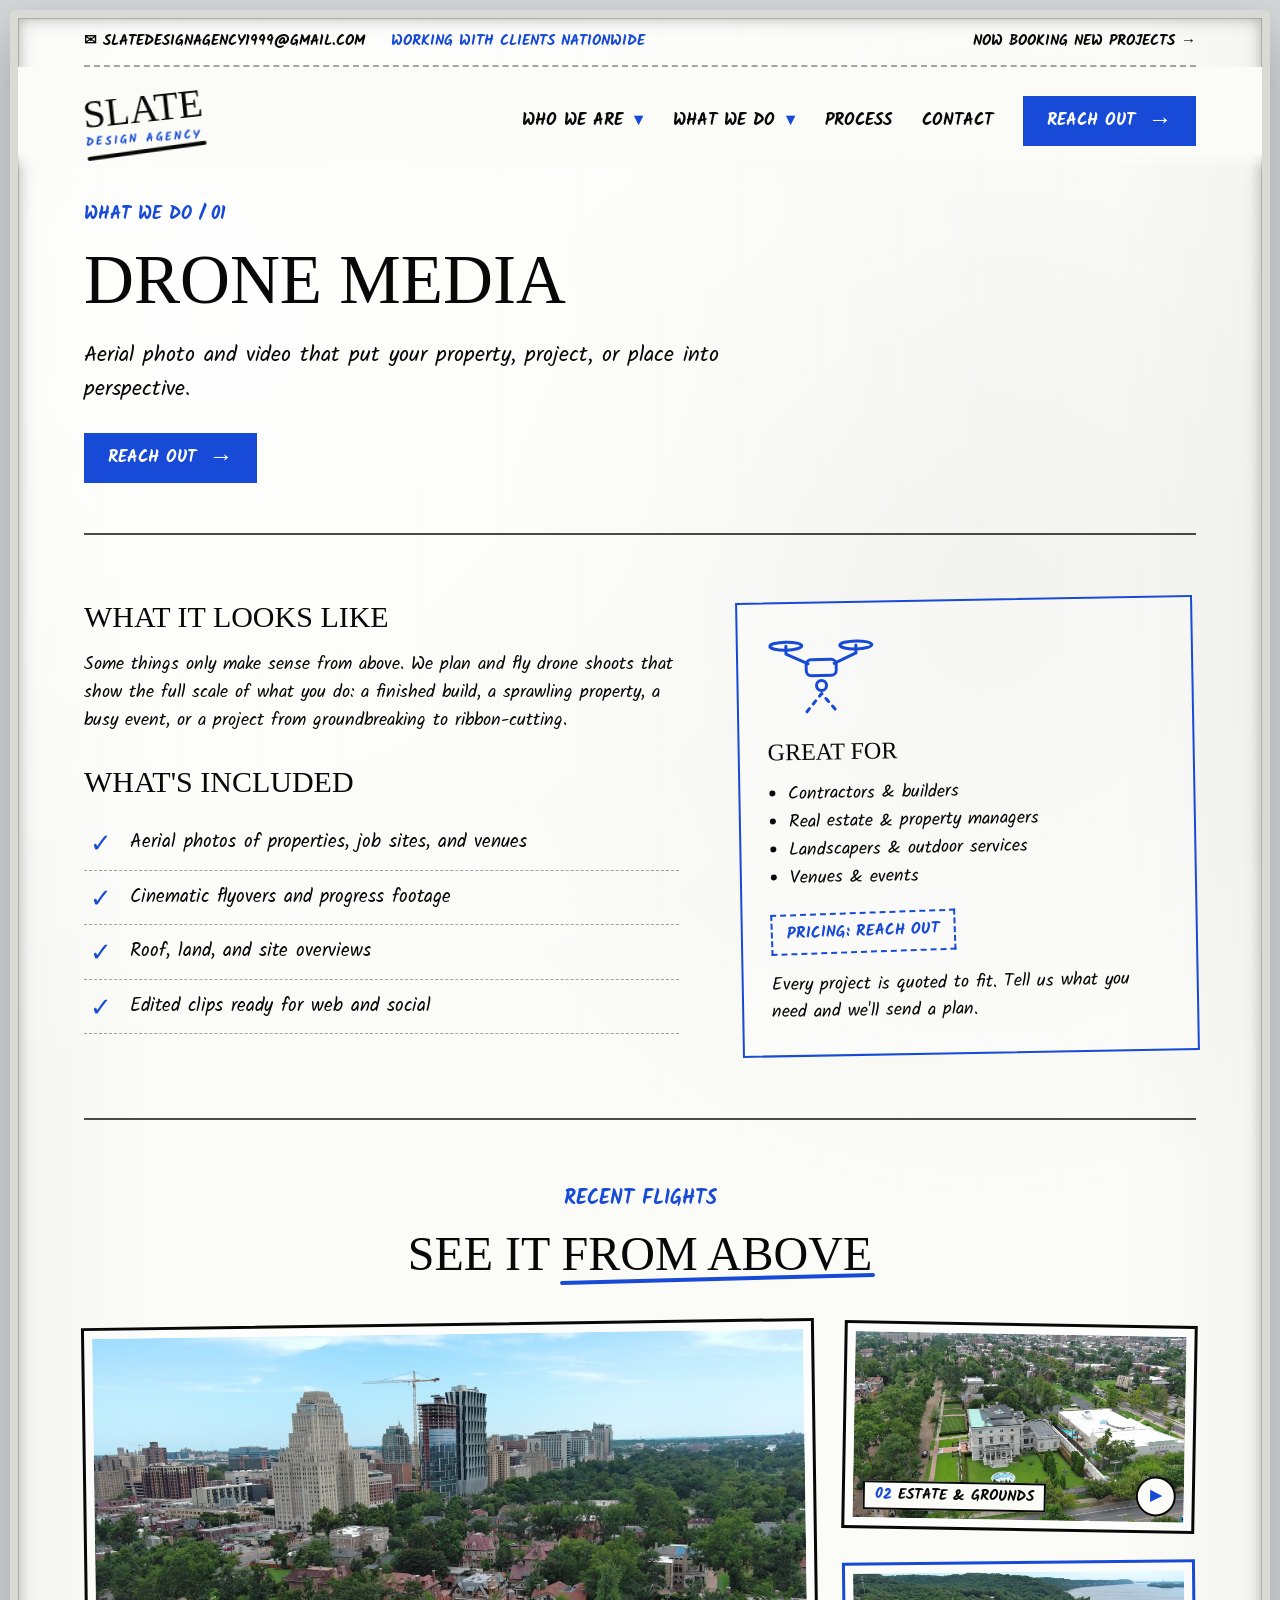
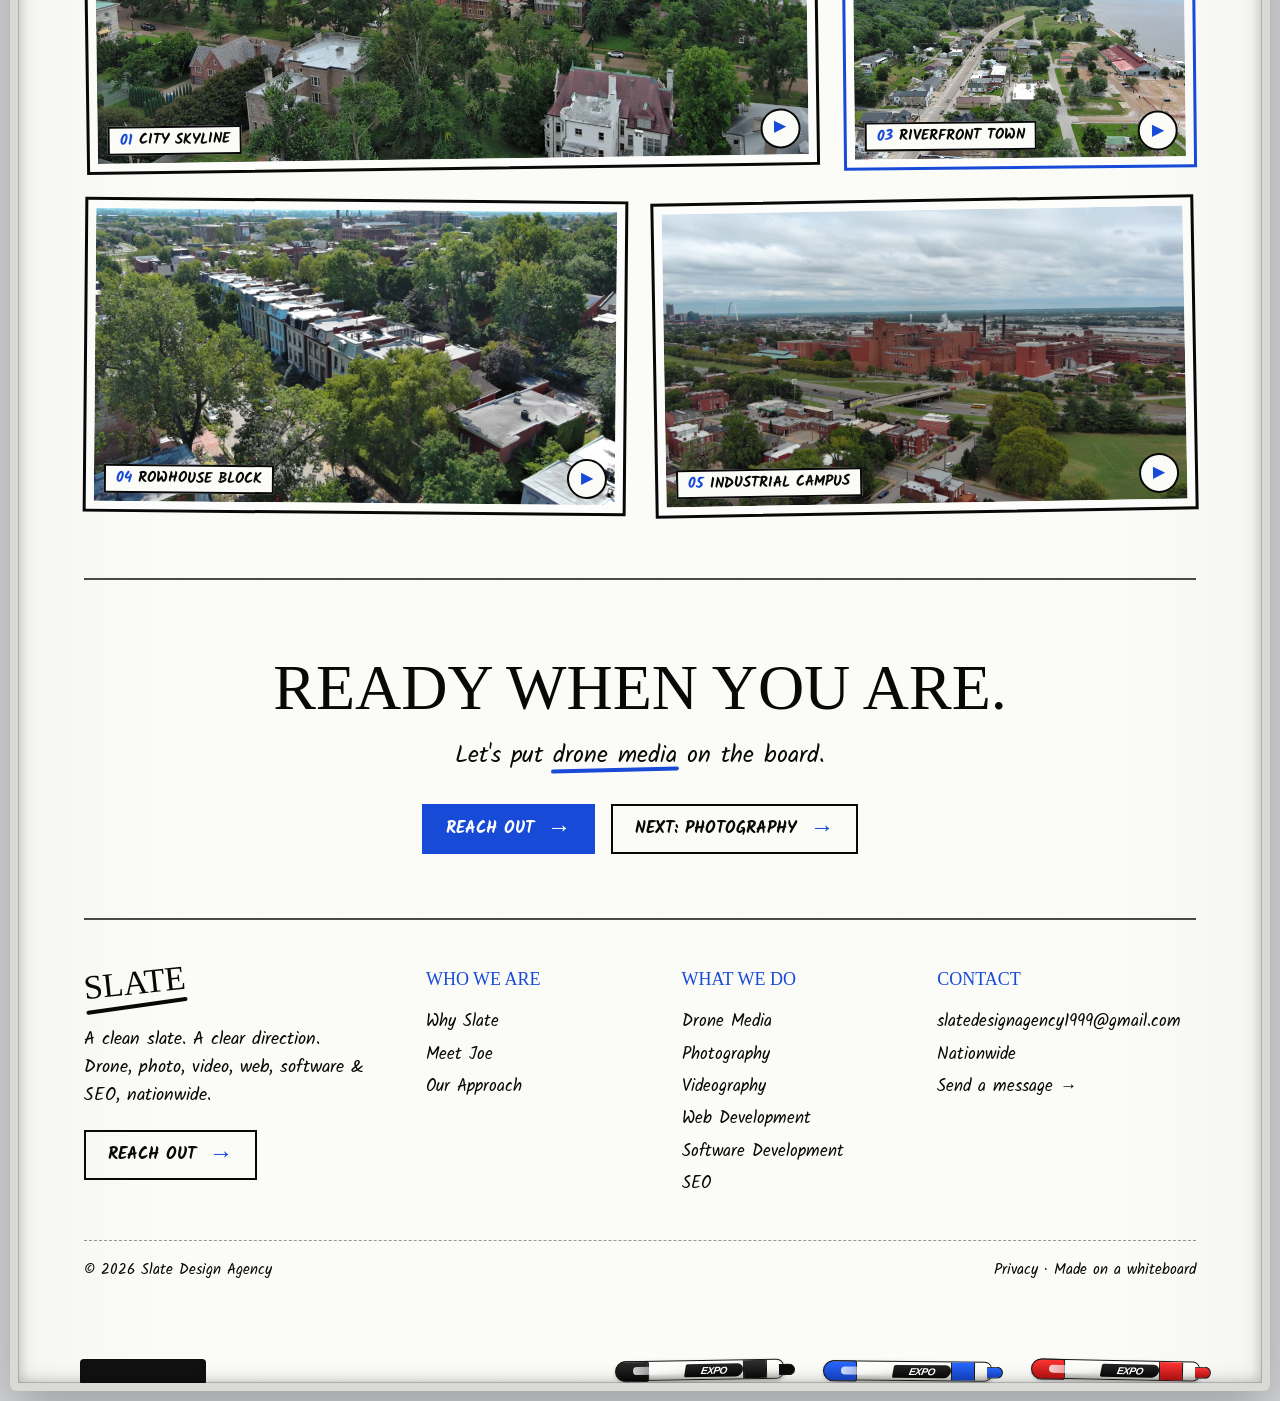
<file: drone-media.html>
<!doctype html>
<html lang="en">
<head>
<meta charset="utf-8">
<meta name="viewport" content="width=device-width, initial-scale=1">
<title>Drone Media | Slate Design Agency</title>
<meta name="description" content="Aerial photo and video that put your property, project, or place into perspective.">
<meta name="theme-color" content="#fbfbf8">
<meta property="og:title" content="Drone Media | Slate Design Agency">
<meta property="og:description" content="Aerial photo and video that put your property, project, or place into perspective.">
<meta property="og:type" content="website">
<link rel="icon" href="favicon.ico" sizes="any">
<link rel="icon" href="favicon-32.png" type="image/png" sizes="32x32">
<link rel="icon" href="icon-192.png" type="image/png" sizes="192x192">
<link rel="apple-touch-icon" href="apple-touch-icon.png">
<link rel="preconnect" href="https://fonts.googleapis.com"><link rel="preconnect" href="https://fonts.gstatic.com" crossorigin><link href="https://fonts.googleapis.com/css2?family=Kalam:wght@400;700&family=Permanent+Marker&display=swap" rel="stylesheet">
<link rel="stylesheet" href="assets/css/style.css">
<link rel="preload" as="image" href="assets/img/slate-s.png">

<script src="assets/js/site.js" defer></script>
</head>
<body>
<a class="skip" href="#main">Skip to content</a>
<div class="board">
<div class="inner">
  <div class="utility">
    <div class="u-left">
      <a href="mailto:slatedesignagency1999@gmail.com">✉ slatedesignagency1999@gmail.com</a>
      <span class="u-blue">Working with clients nationwide</span>
    </div>
    <div class="u-right"><a href="contact.html">Now booking new projects →</a></div>
  </div>

  <header class="site">
    <a href="index.html" class="logo" aria-label="Slate Design Agency home" data-home>SLATE<small>DESIGN AGENCY</small></a>
    <button class="menu-toggle" aria-controls="nav" aria-expanded="false">Menu +</button>
    <nav class="primary" id="nav" aria-label="Primary">
      <div class="nav-item">
        <button aria-haspopup="true">Who We Are <span class="caret">▾</span></button>
        <div class="dropdown">
          <a href="about.html"><span>→</span>Why Slate</a>
          <a href="about.html#meet"><span>→</span>Meet Joe</a>
          <a href="process.html"><span>→</span>Our Approach</a>
        </div>
      </div>
      <div class="nav-item">
        <button aria-haspopup="true">What We Do <span class="caret">▾</span></button>
        <div class="dropdown"><a href="services.html"><span>→</span>All services</a><a href="drone-media.html"><span>→</span>Drone Media</a><a href="photography.html"><span>→</span>Photography</a><a href="videography.html"><span>→</span>Videography</a><a href="web-development.html"><span>→</span>Web Development</a><a href="software-development.html"><span>→</span>Software Development</a><a href="seo.html"><span>→</span>SEO</a></div>
      </div>
      <div class="nav-item"><a href="process.html">Process</a></div>
      <div class="nav-item"><a href="contact.html">Contact</a></div>
      <a class="button solid" href="contact.html">Reach Out <span class="arrow">→</span></a>
    </nav>
  </header>

  <main id="main">

    <section class="page-head">
      <p class="eyebrow"><a href="services.html">What we do</a> / 01</p>
      <h1>Drone Media</h1>
      <p class="lead">Aerial photo and video that put your property, project, or place into perspective.</p>
      <div class="cta-row" style="justify-content:flex-start;margin-top:26px"><a class="button solid" href="contact.html?s=drone">Reach Out <span class="arrow">→</span></a></div>
    </section>
    <section><div class="detail">
      <div><h2>What it looks like</h2><p>Some things only make sense from above. We plan and fly drone shoots that show the full scale of what you do: a finished build, a sprawling property, a busy event, or a project from groundbreaking to ribbon-cutting.</p>
        <h2 style="margin-top:30px">What's included</h2><ul class="checklist"><li class="ok">Aerial photos of properties, job sites, and venues</li><li class="ok">Cinematic flyovers and progress footage</li><li class="ok">Roof, land, and site overviews</li><li class="ok">Edited clips ready for web and social</li></ul></div>
      <div class="note-box"><div class="svc-icon" style="margin-bottom:10px"><svg viewBox="0 0 110 92" aria-hidden="true"><ellipse class="stroke" cx="20" cy="14" rx="16" ry="4"/><ellipse class="stroke" cx="90" cy="14" rx="16" ry="4"/><path class="stroke" d="M20 14v8M90 14v8M20 22l22 10M90 22L68 32"/><rect class="stroke" x="40" y="28" width="30" height="16" rx="5"/><circle class="stroke" cx="55" cy="54" r="5"/><path class="stroke" d="M40 80 L55 62 L70 80" stroke-dasharray="4 6"/></svg></div><h3>Great for</h3><ul style="padding-left:20px;margin:0 0 16px"><li>Contractors &amp; builders</li><li>Real estate &amp; property managers</li><li>Landscapers &amp; outdoor services</li><li>Venues &amp; events</li></ul>
        <span class="pill-price">Pricing: reach out</span><p style="margin:0">Every project is quoted to fit. Tell us what you need and we'll send a plan.</p></div>
    </div></section>
    
    <section><div class="section-head"><p class="eyebrow">Recent flights</p><h2>See it <span class="scribble">from above</span></h2></div><div class="reel-grid"><button class="clip" type="button" data-src="assets/video/drone-02.mp4" aria-label="Play City skyline clip"><video muted loop playsinline preload="none" data-autoplay poster="assets/img/drone-02.jpg" src="assets/video/drone-02.mp4"></video><span class="clip-label"><b>01</b>City skyline</span><span class="clip-play" aria-hidden="true">▶</span></button><button class="clip" type="button" data-src="assets/video/drone-03.mp4" aria-label="Play Estate &amp; grounds clip"><video muted loop playsinline preload="none" data-autoplay poster="assets/img/drone-03.jpg" src="assets/video/drone-03.mp4"></video><span class="clip-label"><b>02</b>Estate &amp; grounds</span><span class="clip-play" aria-hidden="true">▶</span></button><button class="clip" type="button" data-src="assets/video/drone-01.mp4" aria-label="Play Riverfront town clip"><video muted loop playsinline preload="none" data-autoplay poster="assets/img/drone-01.jpg" src="assets/video/drone-01.mp4"></video><span class="clip-label"><b>03</b>Riverfront town</span><span class="clip-play" aria-hidden="true">▶</span></button><button class="clip" type="button" data-src="assets/video/drone-04.mp4" aria-label="Play Rowhouse block clip"><video muted loop playsinline preload="none" data-autoplay poster="assets/img/drone-04.jpg" src="assets/video/drone-04.mp4"></video><span class="clip-label"><b>04</b>Rowhouse block</span><span class="clip-play" aria-hidden="true">▶</span></button><button class="clip" type="button" data-src="assets/video/drone-05.mp4" aria-label="Play Industrial campus clip"><video muted loop playsinline preload="none" data-autoplay poster="assets/img/drone-05.jpg" src="assets/video/drone-05.mp4"></video><span class="clip-label"><b>05</b>Industrial campus</span><span class="clip-play" aria-hidden="true">▶</span></button></div></section>
    <section class="closing"><h2>Ready when you are.</h2><p class="sub">Let's put <span class="scribble">drone media</span> on the board.</p>
      <div class="cta-row"><a class="button solid" href="contact.html?s=drone">Reach Out <span class="arrow">→</span></a><a class="button" href="photography.html">Next: Photography <span class="arrow">→</span></a></div></section>

  </main>

  <footer class="site">
    <div class="foot-grid">
      <div>
        <a href="index.html" class="logo" style="font-size:34px" data-home>SLATE</a>
        <p style="margin-top:18px">A clean slate. A clear direction.<br>Drone, photo, video, web, software &amp; SEO, nationwide.</p>
        <a class="button" href="contact.html" style="margin-top:6px">Reach Out <span class="arrow">→</span></a>
      </div>
      <div><h4>Who we are</h4><ul><li><a href="about.html">Why Slate</a></li><li><a href="about.html#meet">Meet Joe</a></li><li><a href="process.html">Our Approach</a></li></ul></div>
      <div><h4>What we do</h4><ul><li><a href="drone-media.html">Drone Media</a></li><li><a href="photography.html">Photography</a></li><li><a href="videography.html">Videography</a></li><li><a href="web-development.html">Web Development</a></li><li><a href="software-development.html">Software Development</a></li><li><a href="seo.html">SEO</a></li></ul></div>
      <div><h4>Contact</h4><ul><li><a href="mailto:slatedesignagency1999@gmail.com" style="word-break:break-all">slatedesignagency1999@gmail.com</a></li><li>Nationwide</li><li><a href="contact.html">Send a message →</a></li></ul></div>
    </div>
    <div class="foot-bottom"><span>© <span data-year>2026</span> Slate Design Agency</span><span><a href="privacy.html">Privacy</a> · Made on a whiteboard</span></div>
  </footer>

</div>
<div class="tray" aria-hidden="true">
  <span class="eraser"></span>
  <span class="markers">
    <span class="marker-obj black"><span class="cap"></span><span class="band"></span><span class="tip"></span></span>
    <span class="marker-obj blue"><span class="cap"></span><span class="band"></span><span class="tip"></span></span>
    <span class="marker-obj red"><span class="cap"></span><span class="band"></span><span class="tip"></span></span>
  </span>
</div>
</div>
<div class="s-trans" aria-hidden="true">
  <svg viewBox="0 0 560 729">
    <defs><mask id="s-mask" maskUnits="userSpaceOnUse" x="0" y="0" width="560" height="729">
      <path class="s-path" pathLength="1" d="M470 100 C390 60 230 70 150 130 C80 185 90 260 170 300 C270 345 420 350 470 420 C520 490 490 590 390 625 C290 660 140 640 80 575"/>
    </mask></defs>
    <image href="assets/img/slate-s.png" width="560" height="729" mask="url(#s-mask)"/>
  </svg>
  <span class="s-eraser"></span>
</div>
<div class="lightbox" role="dialog" aria-modal="true" aria-label="Video player"><button class="lightbox-close">Close ✕</button><div class="tape-frame"><video controls loop playsinline></video></div></div>
</body>
</html>
</file>
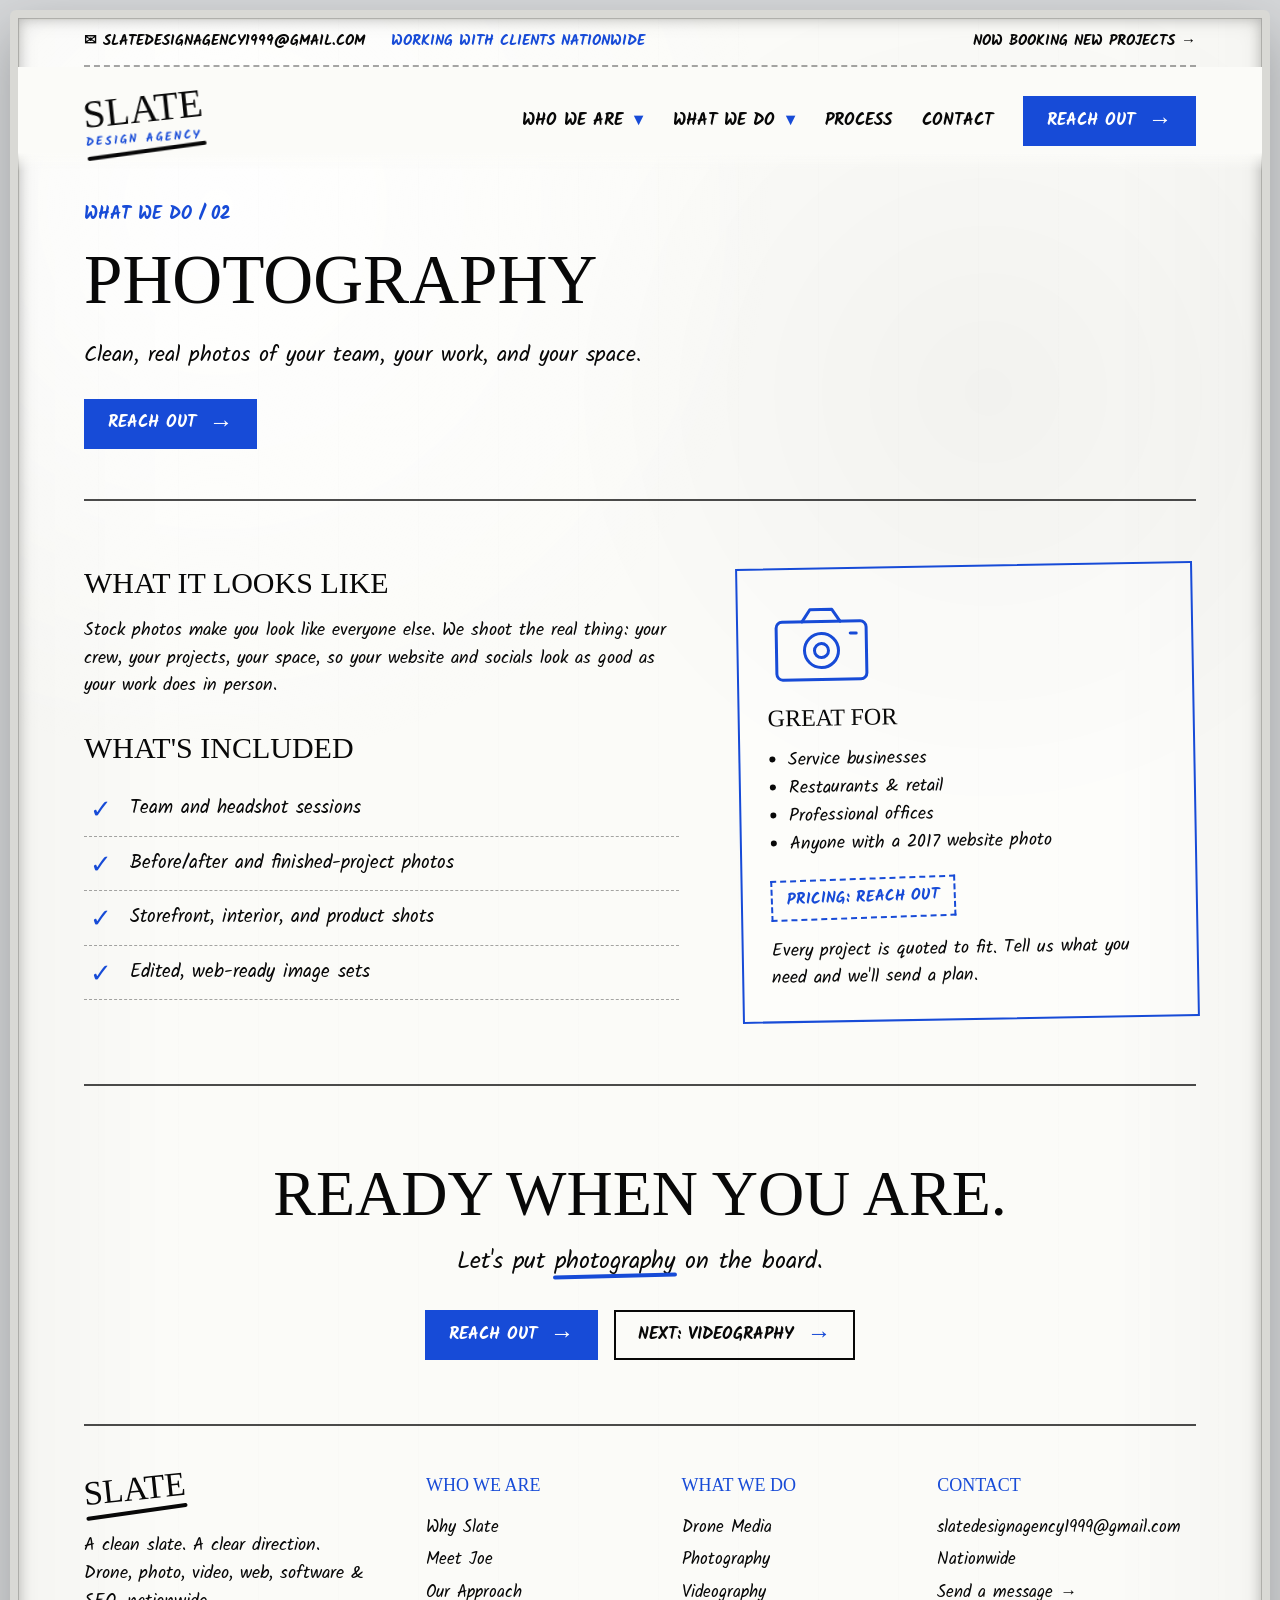
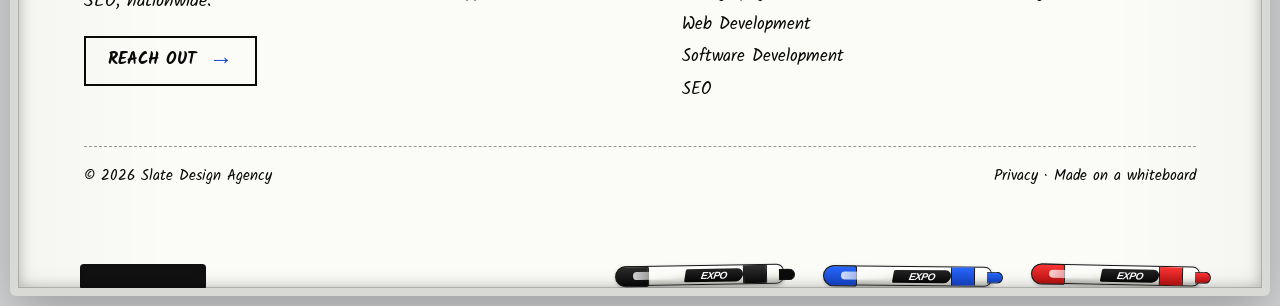
<file: photography.html>
<!doctype html>
<html lang="en">
<head>
<meta charset="utf-8">
<meta name="viewport" content="width=device-width, initial-scale=1">
<title>Photography | Slate Design Agency</title>
<meta name="description" content="Clean, real photos of your team, your work, and your space.">
<meta name="theme-color" content="#fbfbf8">
<meta property="og:title" content="Photography | Slate Design Agency">
<meta property="og:description" content="Clean, real photos of your team, your work, and your space.">
<meta property="og:type" content="website">
<link rel="icon" href="favicon.ico" sizes="any">
<link rel="icon" href="favicon-32.png" type="image/png" sizes="32x32">
<link rel="icon" href="icon-192.png" type="image/png" sizes="192x192">
<link rel="apple-touch-icon" href="apple-touch-icon.png">
<link rel="preconnect" href="https://fonts.googleapis.com"><link rel="preconnect" href="https://fonts.gstatic.com" crossorigin><link href="https://fonts.googleapis.com/css2?family=Kalam:wght@400;700&family=Permanent+Marker&display=swap" rel="stylesheet">
<link rel="stylesheet" href="assets/css/style.css">
<link rel="preload" as="image" href="assets/img/slate-s.png">

<script src="assets/js/site.js" defer></script>
</head>
<body>
<a class="skip" href="#main">Skip to content</a>
<div class="board">
<div class="inner">
  <div class="utility">
    <div class="u-left">
      <a href="mailto:slatedesignagency1999@gmail.com">✉ slatedesignagency1999@gmail.com</a>
      <span class="u-blue">Working with clients nationwide</span>
    </div>
    <div class="u-right"><a href="contact.html">Now booking new projects →</a></div>
  </div>

  <header class="site">
    <a href="index.html" class="logo" aria-label="Slate Design Agency home" data-home>SLATE<small>DESIGN AGENCY</small></a>
    <button class="menu-toggle" aria-controls="nav" aria-expanded="false">Menu +</button>
    <nav class="primary" id="nav" aria-label="Primary">
      <div class="nav-item">
        <button aria-haspopup="true">Who We Are <span class="caret">▾</span></button>
        <div class="dropdown">
          <a href="about.html"><span>→</span>Why Slate</a>
          <a href="about.html#meet"><span>→</span>Meet Joe</a>
          <a href="process.html"><span>→</span>Our Approach</a>
        </div>
      </div>
      <div class="nav-item">
        <button aria-haspopup="true">What We Do <span class="caret">▾</span></button>
        <div class="dropdown"><a href="services.html"><span>→</span>All services</a><a href="drone-media.html"><span>→</span>Drone Media</a><a href="photography.html"><span>→</span>Photography</a><a href="videography.html"><span>→</span>Videography</a><a href="web-development.html"><span>→</span>Web Development</a><a href="software-development.html"><span>→</span>Software Development</a><a href="seo.html"><span>→</span>SEO</a></div>
      </div>
      <div class="nav-item"><a href="process.html">Process</a></div>
      <div class="nav-item"><a href="contact.html">Contact</a></div>
      <a class="button solid" href="contact.html">Reach Out <span class="arrow">→</span></a>
    </nav>
  </header>

  <main id="main">

    <section class="page-head">
      <p class="eyebrow"><a href="services.html">What we do</a> / 02</p>
      <h1>Photography</h1>
      <p class="lead">Clean, real photos of your team, your work, and your space.</p>
      <div class="cta-row" style="justify-content:flex-start;margin-top:26px"><a class="button solid" href="contact.html?s=photography">Reach Out <span class="arrow">→</span></a></div>
    </section>
    <section><div class="detail">
      <div><h2>What it looks like</h2><p>Stock photos make you look like everyone else. We shoot the real thing: your crew, your projects, your space, so your website and socials look as good as your work does in person.</p>
        <h2 style="margin-top:30px">What's included</h2><ul class="checklist"><li class="ok">Team and headshot sessions</li><li class="ok">Before/after and finished-project photos</li><li class="ok">Storefront, interior, and product shots</li><li class="ok">Edited, web-ready image sets</li></ul></div>
      <div class="note-box"><div class="svc-icon" style="margin-bottom:10px"><svg viewBox="0 0 110 92" aria-hidden="true"><rect class="stroke" x="10" y="24" width="90" height="58" rx="6"/><path class="stroke" d="M36 24l8-12h22l8 12"/><circle class="stroke" cx="55" cy="53" r="17"/><circle class="stroke" cx="55" cy="53" r="7"/><path class="stroke" d="M84 36h6"/></svg></div><h3>Great for</h3><ul style="padding-left:20px;margin:0 0 16px"><li>Service businesses</li><li>Restaurants &amp; retail</li><li>Professional offices</li><li>Anyone with a 2017 website photo</li></ul>
        <span class="pill-price">Pricing: reach out</span><p style="margin:0">Every project is quoted to fit. Tell us what you need and we'll send a plan.</p></div>
    </div></section>
    
    
    <section class="closing"><h2>Ready when you are.</h2><p class="sub">Let's put <span class="scribble">photography</span> on the board.</p>
      <div class="cta-row"><a class="button solid" href="contact.html?s=photography">Reach Out <span class="arrow">→</span></a><a class="button" href="videography.html">Next: Videography <span class="arrow">→</span></a></div></section>

  </main>

  <footer class="site">
    <div class="foot-grid">
      <div>
        <a href="index.html" class="logo" style="font-size:34px" data-home>SLATE</a>
        <p style="margin-top:18px">A clean slate. A clear direction.<br>Drone, photo, video, web, software &amp; SEO, nationwide.</p>
        <a class="button" href="contact.html" style="margin-top:6px">Reach Out <span class="arrow">→</span></a>
      </div>
      <div><h4>Who we are</h4><ul><li><a href="about.html">Why Slate</a></li><li><a href="about.html#meet">Meet Joe</a></li><li><a href="process.html">Our Approach</a></li></ul></div>
      <div><h4>What we do</h4><ul><li><a href="drone-media.html">Drone Media</a></li><li><a href="photography.html">Photography</a></li><li><a href="videography.html">Videography</a></li><li><a href="web-development.html">Web Development</a></li><li><a href="software-development.html">Software Development</a></li><li><a href="seo.html">SEO</a></li></ul></div>
      <div><h4>Contact</h4><ul><li><a href="mailto:slatedesignagency1999@gmail.com" style="word-break:break-all">slatedesignagency1999@gmail.com</a></li><li>Nationwide</li><li><a href="contact.html">Send a message →</a></li></ul></div>
    </div>
    <div class="foot-bottom"><span>© <span data-year>2026</span> Slate Design Agency</span><span><a href="privacy.html">Privacy</a> · Made on a whiteboard</span></div>
  </footer>

</div>
<div class="tray" aria-hidden="true">
  <span class="eraser"></span>
  <span class="markers">
    <span class="marker-obj black"><span class="cap"></span><span class="band"></span><span class="tip"></span></span>
    <span class="marker-obj blue"><span class="cap"></span><span class="band"></span><span class="tip"></span></span>
    <span class="marker-obj red"><span class="cap"></span><span class="band"></span><span class="tip"></span></span>
  </span>
</div>
</div>
<div class="s-trans" aria-hidden="true">
  <svg viewBox="0 0 560 729">
    <defs><mask id="s-mask" maskUnits="userSpaceOnUse" x="0" y="0" width="560" height="729">
      <path class="s-path" pathLength="1" d="M470 100 C390 60 230 70 150 130 C80 185 90 260 170 300 C270 345 420 350 470 420 C520 490 490 590 390 625 C290 660 140 640 80 575"/>
    </mask></defs>
    <image href="assets/img/slate-s.png" width="560" height="729" mask="url(#s-mask)"/>
  </svg>
  <span class="s-eraser"></span>
</div>
<div class="lightbox" role="dialog" aria-modal="true" aria-label="Video player"><button class="lightbox-close">Close ✕</button><div class="tape-frame"><video controls loop playsinline></video></div></div>
</body>
</html>
</file>
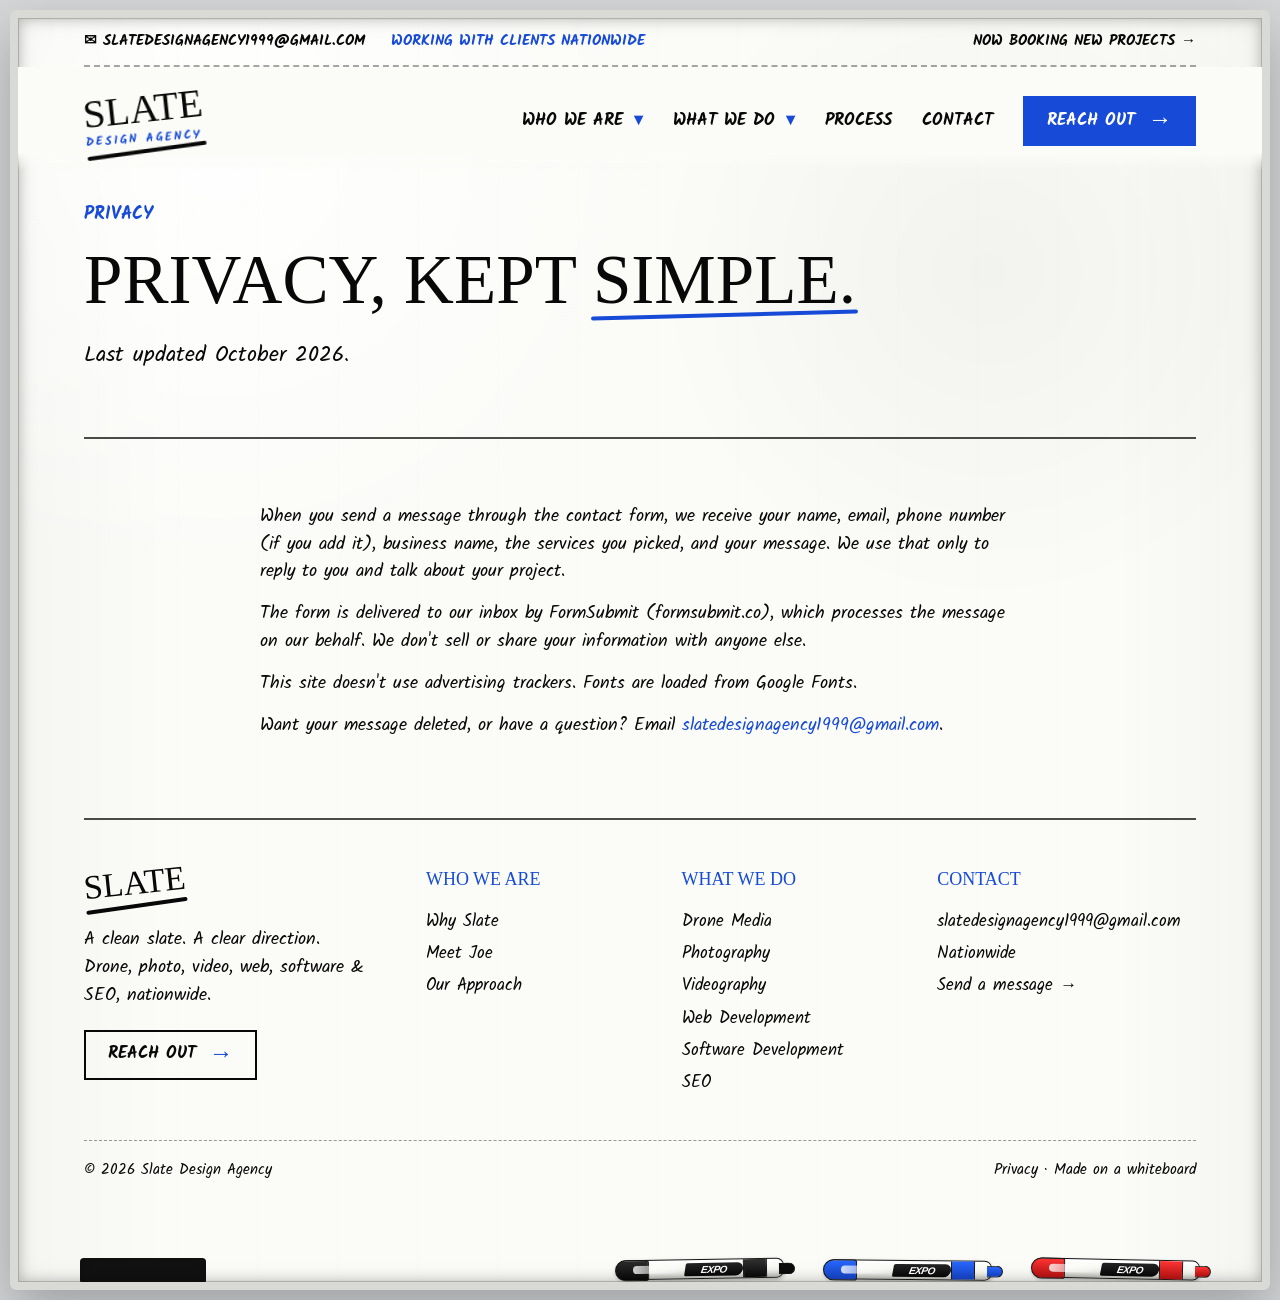
<file: privacy.html>
<!doctype html>
<html lang="en">
<head>
<meta charset="utf-8">
<meta name="viewport" content="width=device-width, initial-scale=1">
<title>Privacy | Slate Design Agency</title>
<meta name="description" content="How Slate Design Agency handles information sent through this website.">
<meta name="theme-color" content="#fbfbf8">
<meta property="og:title" content="Privacy | Slate Design Agency">
<meta property="og:description" content="How Slate Design Agency handles information sent through this website.">
<meta property="og:type" content="website">
<link rel="icon" href="favicon.ico" sizes="any">
<link rel="icon" href="favicon-32.png" type="image/png" sizes="32x32">
<link rel="icon" href="icon-192.png" type="image/png" sizes="192x192">
<link rel="apple-touch-icon" href="apple-touch-icon.png">
<link rel="preconnect" href="https://fonts.googleapis.com"><link rel="preconnect" href="https://fonts.gstatic.com" crossorigin><link href="https://fonts.googleapis.com/css2?family=Kalam:wght@400;700&family=Permanent+Marker&display=swap" rel="stylesheet">
<link rel="stylesheet" href="assets/css/style.css">
<link rel="preload" as="image" href="assets/img/slate-s.png">

<script src="assets/js/site.js" defer></script>
</head>
<body>
<a class="skip" href="#main">Skip to content</a>
<div class="board">
<div class="inner">
  <div class="utility">
    <div class="u-left">
      <a href="mailto:slatedesignagency1999@gmail.com">✉ slatedesignagency1999@gmail.com</a>
      <span class="u-blue">Working with clients nationwide</span>
    </div>
    <div class="u-right"><a href="contact.html">Now booking new projects →</a></div>
  </div>

  <header class="site">
    <a href="index.html" class="logo" aria-label="Slate Design Agency home" data-home>SLATE<small>DESIGN AGENCY</small></a>
    <button class="menu-toggle" aria-controls="nav" aria-expanded="false">Menu +</button>
    <nav class="primary" id="nav" aria-label="Primary">
      <div class="nav-item">
        <button aria-haspopup="true">Who We Are <span class="caret">▾</span></button>
        <div class="dropdown">
          <a href="about.html"><span>→</span>Why Slate</a>
          <a href="about.html#meet"><span>→</span>Meet Joe</a>
          <a href="process.html"><span>→</span>Our Approach</a>
        </div>
      </div>
      <div class="nav-item">
        <button aria-haspopup="true">What We Do <span class="caret">▾</span></button>
        <div class="dropdown"><a href="services.html"><span>→</span>All services</a><a href="drone-media.html"><span>→</span>Drone Media</a><a href="photography.html"><span>→</span>Photography</a><a href="videography.html"><span>→</span>Videography</a><a href="web-development.html"><span>→</span>Web Development</a><a href="software-development.html"><span>→</span>Software Development</a><a href="seo.html"><span>→</span>SEO</a></div>
      </div>
      <div class="nav-item"><a href="process.html">Process</a></div>
      <div class="nav-item"><a href="contact.html">Contact</a></div>
      <a class="button solid" href="contact.html">Reach Out <span class="arrow">→</span></a>
    </nav>
  </header>

  <main id="main">

    <section class="page-head">
      <p class="eyebrow">Privacy</p>
      <h1>Privacy, kept <span class="scribble">simple.</span></h1>
      <p class="lead">Last updated October 2026.</p>
    </section>
    <section><div class="faq" style="max-width:760px">
      <p>When you send a message through the contact form, we receive your name, email, phone number (if you add it), business name, the services you picked, and your message. We use that only to reply to you and talk about your project.</p>
      <p>The form is delivered to our inbox by FormSubmit (formsubmit.co), which processes the message on our behalf. We don't sell or share your information with anyone else.</p>
      <p>This site doesn't use advertising trackers. Fonts are loaded from Google Fonts.</p>
      <p>Want your message deleted, or have a question? Email <a href="mailto:slatedesignagency1999@gmail.com" class="blue">slatedesignagency1999@gmail.com</a>.</p>
    </div></section>

  </main>

  <footer class="site">
    <div class="foot-grid">
      <div>
        <a href="index.html" class="logo" style="font-size:34px" data-home>SLATE</a>
        <p style="margin-top:18px">A clean slate. A clear direction.<br>Drone, photo, video, web, software &amp; SEO, nationwide.</p>
        <a class="button" href="contact.html" style="margin-top:6px">Reach Out <span class="arrow">→</span></a>
      </div>
      <div><h4>Who we are</h4><ul><li><a href="about.html">Why Slate</a></li><li><a href="about.html#meet">Meet Joe</a></li><li><a href="process.html">Our Approach</a></li></ul></div>
      <div><h4>What we do</h4><ul><li><a href="drone-media.html">Drone Media</a></li><li><a href="photography.html">Photography</a></li><li><a href="videography.html">Videography</a></li><li><a href="web-development.html">Web Development</a></li><li><a href="software-development.html">Software Development</a></li><li><a href="seo.html">SEO</a></li></ul></div>
      <div><h4>Contact</h4><ul><li><a href="mailto:slatedesignagency1999@gmail.com" style="word-break:break-all">slatedesignagency1999@gmail.com</a></li><li>Nationwide</li><li><a href="contact.html">Send a message →</a></li></ul></div>
    </div>
    <div class="foot-bottom"><span>© <span data-year>2026</span> Slate Design Agency</span><span><a href="privacy.html">Privacy</a> · Made on a whiteboard</span></div>
  </footer>

</div>
<div class="tray" aria-hidden="true">
  <span class="eraser"></span>
  <span class="markers">
    <span class="marker-obj black"><span class="cap"></span><span class="band"></span><span class="tip"></span></span>
    <span class="marker-obj blue"><span class="cap"></span><span class="band"></span><span class="tip"></span></span>
    <span class="marker-obj red"><span class="cap"></span><span class="band"></span><span class="tip"></span></span>
  </span>
</div>
</div>
<div class="s-trans" aria-hidden="true">
  <svg viewBox="0 0 560 729">
    <defs><mask id="s-mask" maskUnits="userSpaceOnUse" x="0" y="0" width="560" height="729">
      <path class="s-path" pathLength="1" d="M470 100 C390 60 230 70 150 130 C80 185 90 260 170 300 C270 345 420 350 470 420 C520 490 490 590 390 625 C290 660 140 640 80 575"/>
    </mask></defs>
    <image href="assets/img/slate-s.png" width="560" height="729" mask="url(#s-mask)"/>
  </svg>
  <span class="s-eraser"></span>
</div>
<div class="lightbox" role="dialog" aria-modal="true" aria-label="Video player"><button class="lightbox-close">Close ✕</button><div class="tape-frame"><video controls loop playsinline></video></div></div>
</body>
</html>
</file>
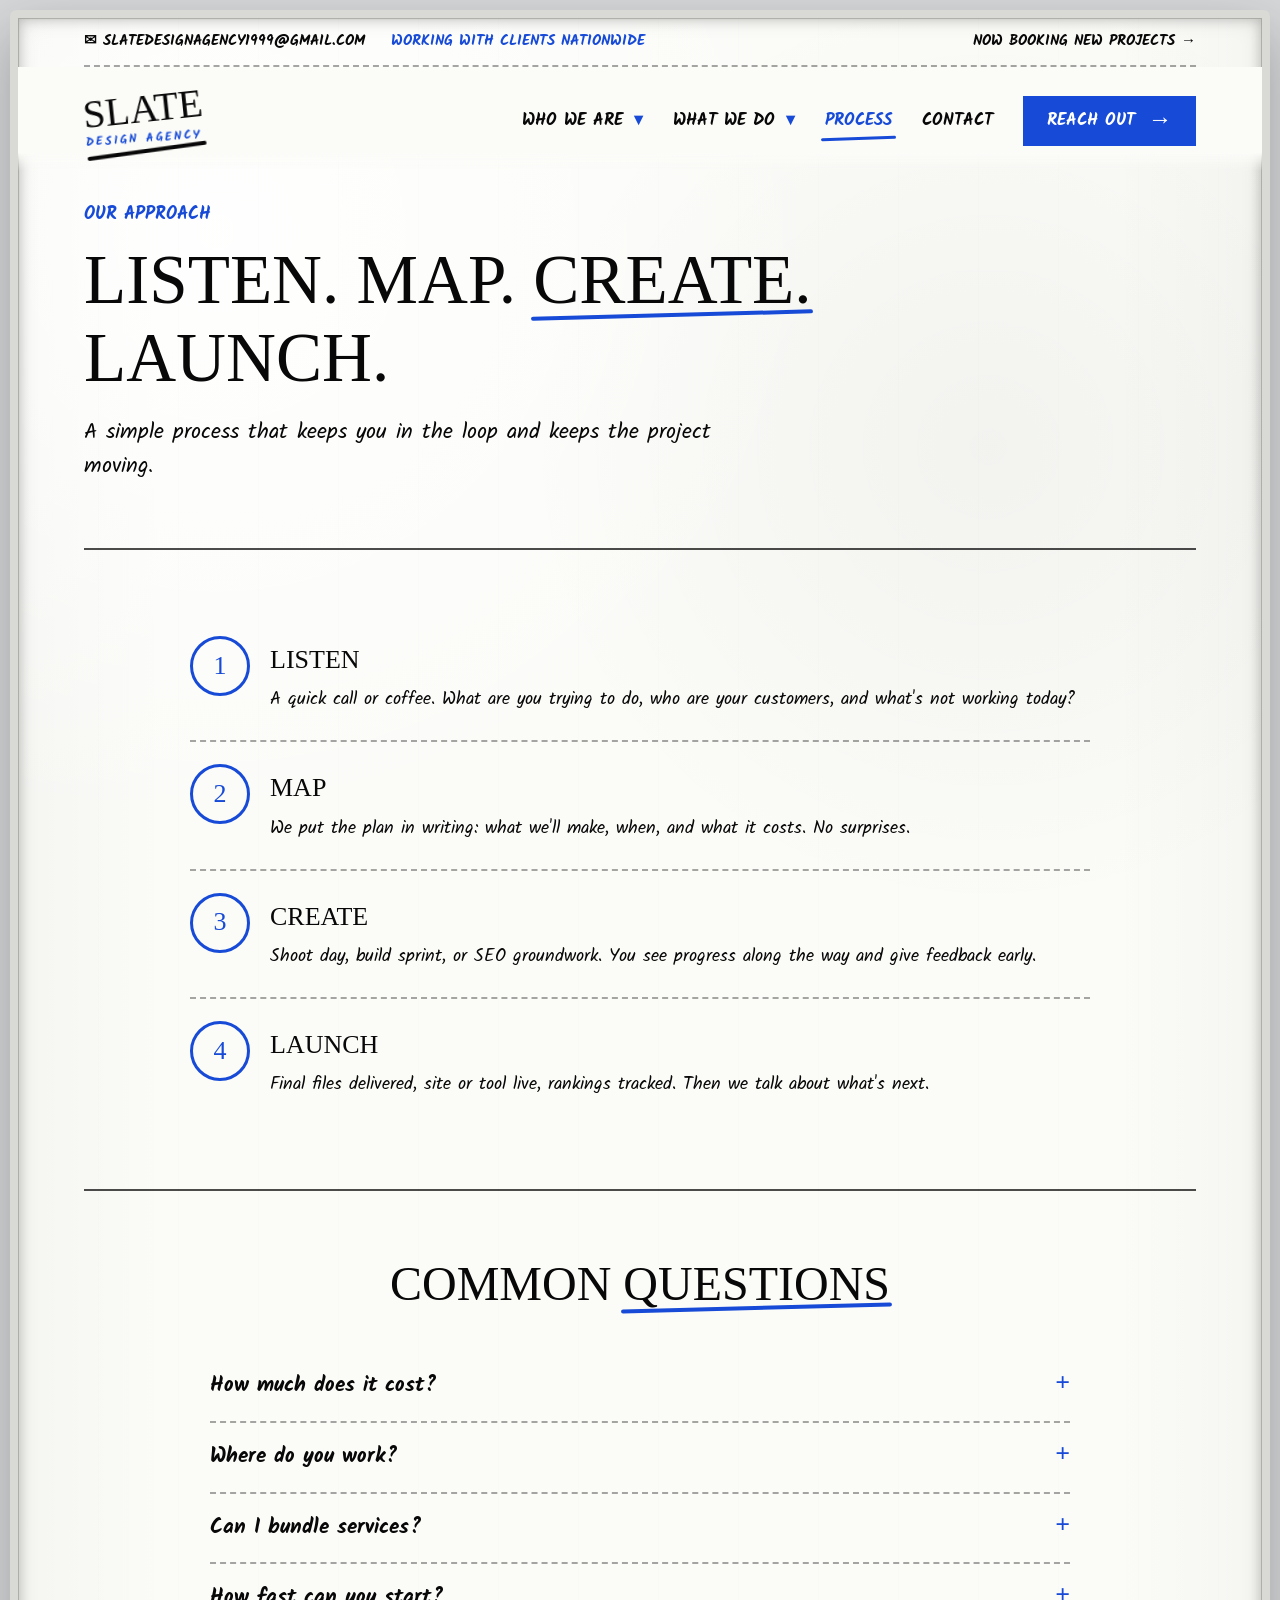
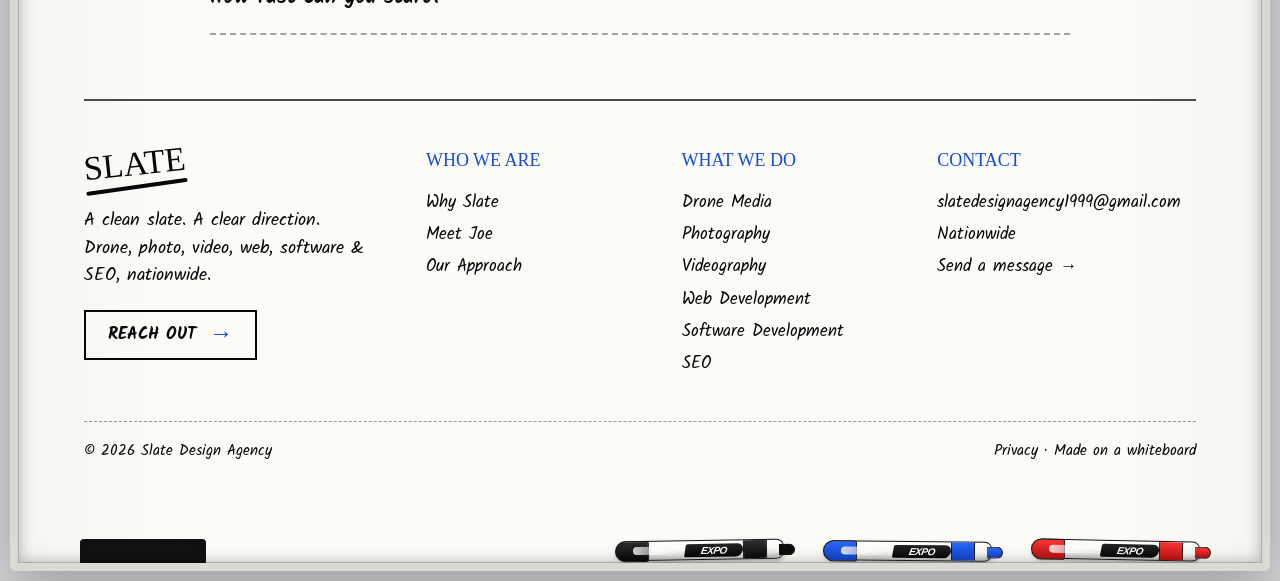
<file: process.html>
<!doctype html>
<html lang="en">
<head>
<meta charset="utf-8">
<meta name="viewport" content="width=device-width, initial-scale=1">
<title>Our Approach | Slate Design Agency</title>
<meta name="description" content="How Slate works: listen, map, create, launch. Plus answers to common questions.">
<meta name="theme-color" content="#fbfbf8">
<meta property="og:title" content="Our Approach | Slate Design Agency">
<meta property="og:description" content="How Slate works: listen, map, create, launch. Plus answers to common questions.">
<meta property="og:type" content="website">
<link rel="icon" href="favicon.ico" sizes="any">
<link rel="icon" href="favicon-32.png" type="image/png" sizes="32x32">
<link rel="icon" href="icon-192.png" type="image/png" sizes="192x192">
<link rel="apple-touch-icon" href="apple-touch-icon.png">
<link rel="preconnect" href="https://fonts.googleapis.com"><link rel="preconnect" href="https://fonts.gstatic.com" crossorigin><link href="https://fonts.googleapis.com/css2?family=Kalam:wght@400;700&family=Permanent+Marker&display=swap" rel="stylesheet">
<link rel="stylesheet" href="assets/css/style.css">
<link rel="preload" as="image" href="assets/img/slate-s.png">

<script src="assets/js/site.js" defer></script>
</head>
<body>
<a class="skip" href="#main">Skip to content</a>
<div class="board">
<div class="inner">
  <div class="utility">
    <div class="u-left">
      <a href="mailto:slatedesignagency1999@gmail.com">✉ slatedesignagency1999@gmail.com</a>
      <span class="u-blue">Working with clients nationwide</span>
    </div>
    <div class="u-right"><a href="contact.html">Now booking new projects →</a></div>
  </div>

  <header class="site">
    <a href="index.html" class="logo" aria-label="Slate Design Agency home" data-home>SLATE<small>DESIGN AGENCY</small></a>
    <button class="menu-toggle" aria-controls="nav" aria-expanded="false">Menu +</button>
    <nav class="primary" id="nav" aria-label="Primary">
      <div class="nav-item">
        <button aria-haspopup="true">Who We Are <span class="caret">▾</span></button>
        <div class="dropdown">
          <a href="about.html"><span>→</span>Why Slate</a>
          <a href="about.html#meet"><span>→</span>Meet Joe</a>
          <a href="process.html"><span>→</span>Our Approach</a>
        </div>
      </div>
      <div class="nav-item">
        <button aria-haspopup="true">What We Do <span class="caret">▾</span></button>
        <div class="dropdown"><a href="services.html"><span>→</span>All services</a><a href="drone-media.html"><span>→</span>Drone Media</a><a href="photography.html"><span>→</span>Photography</a><a href="videography.html"><span>→</span>Videography</a><a href="web-development.html"><span>→</span>Web Development</a><a href="software-development.html"><span>→</span>Software Development</a><a href="seo.html"><span>→</span>SEO</a></div>
      </div>
      <div class="nav-item"><a href="process.html" class="active" aria-current="page">Process</a></div>
      <div class="nav-item"><a href="contact.html">Contact</a></div>
      <a class="button solid" href="contact.html">Reach Out <span class="arrow">→</span></a>
    </nav>
  </header>

  <main id="main">

    <section class="page-head">
      <p class="eyebrow">Our approach</p>
      <h1>Listen. Map. <span class="scribble">Create.</span> Launch.</h1>
      <p class="lead">A simple process that keeps you in the loop and keeps the project moving.</p>
    </section>
    <section>
      <div class="steps">
        <div class="step"><h3>Listen</h3><p>A quick call or coffee. What are you trying to do, who are your customers, and what's not working today?</p></div>
        <div class="step"><h3>Map</h3><p>We put the plan in writing: what we'll make, when, and what it costs. No surprises.</p></div>
        <div class="step"><h3>Create</h3><p>Shoot day, build sprint, or SEO groundwork. You see progress along the way and give feedback early.</p></div>
        <div class="step"><h3>Launch</h3><p>Final files delivered, site or tool live, rankings tracked. Then we talk about what's next.</p></div>
      </div>
    </section>
    <section>
      <div class="section-head"><h2>Common <span class="scribble">questions</span></h2></div>
      <div class="faq">
        <details><summary>How much does it cost?</summary><p>Every project is a little different, so we quote each one. Reach out with what you have in mind and you'll get a clear number in writing.</p></details>
        <details><summary>Where do you work?</summary><p>Anywhere in the U.S. We travel for drone, photo, and video shoots, and software and SEO projects are fully remote.</p></details>
        <details><summary>Can I bundle services?</summary><p>That's the point. One shoot day can cover drone, photo, and video, and that media can go straight into your website and SEO.</p></details>
        <details><summary>How fast can you start?</summary><p>Usually within a week or two of an approved plan, weather permitting for aerial work.</p></details>
      </div>
    </section>
  </main>

  <footer class="site">
    <div class="foot-grid">
      <div>
        <a href="index.html" class="logo" style="font-size:34px" data-home>SLATE</a>
        <p style="margin-top:18px">A clean slate. A clear direction.<br>Drone, photo, video, web, software &amp; SEO, nationwide.</p>
        <a class="button" href="contact.html" style="margin-top:6px">Reach Out <span class="arrow">→</span></a>
      </div>
      <div><h4>Who we are</h4><ul><li><a href="about.html">Why Slate</a></li><li><a href="about.html#meet">Meet Joe</a></li><li><a href="process.html">Our Approach</a></li></ul></div>
      <div><h4>What we do</h4><ul><li><a href="drone-media.html">Drone Media</a></li><li><a href="photography.html">Photography</a></li><li><a href="videography.html">Videography</a></li><li><a href="web-development.html">Web Development</a></li><li><a href="software-development.html">Software Development</a></li><li><a href="seo.html">SEO</a></li></ul></div>
      <div><h4>Contact</h4><ul><li><a href="mailto:slatedesignagency1999@gmail.com" style="word-break:break-all">slatedesignagency1999@gmail.com</a></li><li>Nationwide</li><li><a href="contact.html">Send a message →</a></li></ul></div>
    </div>
    <div class="foot-bottom"><span>© <span data-year>2026</span> Slate Design Agency</span><span><a href="privacy.html">Privacy</a> · Made on a whiteboard</span></div>
  </footer>

</div>
<div class="tray" aria-hidden="true">
  <span class="eraser"></span>
  <span class="markers">
    <span class="marker-obj black"><span class="cap"></span><span class="band"></span><span class="tip"></span></span>
    <span class="marker-obj blue"><span class="cap"></span><span class="band"></span><span class="tip"></span></span>
    <span class="marker-obj red"><span class="cap"></span><span class="band"></span><span class="tip"></span></span>
  </span>
</div>
</div>
<div class="s-trans" aria-hidden="true">
  <svg viewBox="0 0 560 729">
    <defs><mask id="s-mask" maskUnits="userSpaceOnUse" x="0" y="0" width="560" height="729">
      <path class="s-path" pathLength="1" d="M470 100 C390 60 230 70 150 130 C80 185 90 260 170 300 C270 345 420 350 470 420 C520 490 490 590 390 625 C290 660 140 640 80 575"/>
    </mask></defs>
    <image href="assets/img/slate-s.png" width="560" height="729" mask="url(#s-mask)"/>
  </svg>
  <span class="s-eraser"></span>
</div>
<div class="lightbox" role="dialog" aria-modal="true" aria-label="Video player"><button class="lightbox-close">Close ✕</button><div class="tape-frame"><video controls loop playsinline></video></div></div>
</body>
</html>
</file>
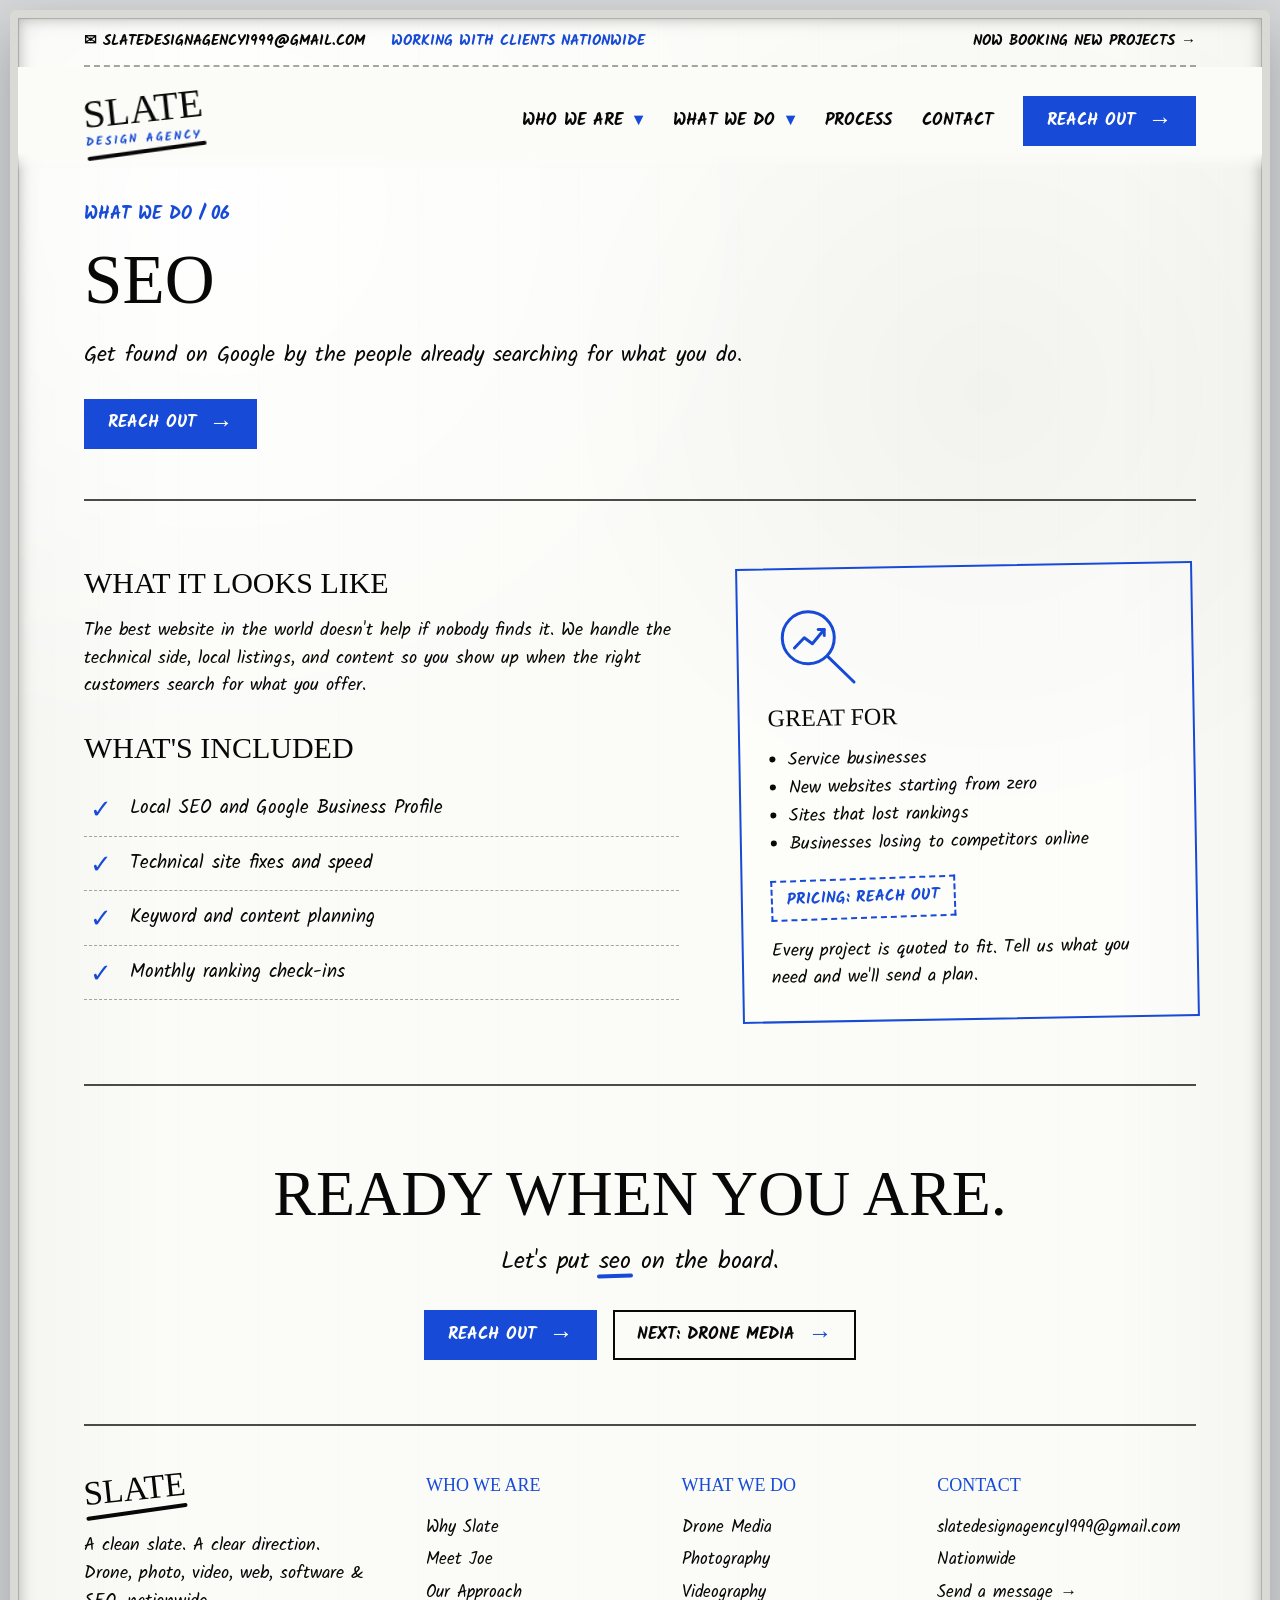
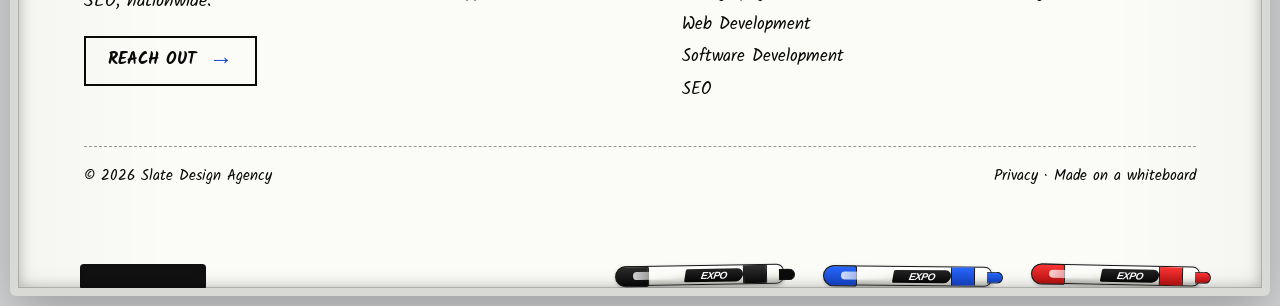
<file: seo.html>
<!doctype html>
<html lang="en">
<head>
<meta charset="utf-8">
<meta name="viewport" content="width=device-width, initial-scale=1">
<title>SEO | Slate Design Agency</title>
<meta name="description" content="Get found on Google by the people already searching for what you do.">
<meta name="theme-color" content="#fbfbf8">
<meta property="og:title" content="SEO | Slate Design Agency">
<meta property="og:description" content="Get found on Google by the people already searching for what you do.">
<meta property="og:type" content="website">
<link rel="icon" href="favicon.ico" sizes="any">
<link rel="icon" href="favicon-32.png" type="image/png" sizes="32x32">
<link rel="icon" href="icon-192.png" type="image/png" sizes="192x192">
<link rel="apple-touch-icon" href="apple-touch-icon.png">
<link rel="preconnect" href="https://fonts.googleapis.com"><link rel="preconnect" href="https://fonts.gstatic.com" crossorigin><link href="https://fonts.googleapis.com/css2?family=Kalam:wght@400;700&family=Permanent+Marker&display=swap" rel="stylesheet">
<link rel="stylesheet" href="assets/css/style.css">
<link rel="preload" as="image" href="assets/img/slate-s.png">

<script src="assets/js/site.js" defer></script>
</head>
<body>
<a class="skip" href="#main">Skip to content</a>
<div class="board">
<div class="inner">
  <div class="utility">
    <div class="u-left">
      <a href="mailto:slatedesignagency1999@gmail.com">✉ slatedesignagency1999@gmail.com</a>
      <span class="u-blue">Working with clients nationwide</span>
    </div>
    <div class="u-right"><a href="contact.html">Now booking new projects →</a></div>
  </div>

  <header class="site">
    <a href="index.html" class="logo" aria-label="Slate Design Agency home" data-home>SLATE<small>DESIGN AGENCY</small></a>
    <button class="menu-toggle" aria-controls="nav" aria-expanded="false">Menu +</button>
    <nav class="primary" id="nav" aria-label="Primary">
      <div class="nav-item">
        <button aria-haspopup="true">Who We Are <span class="caret">▾</span></button>
        <div class="dropdown">
          <a href="about.html"><span>→</span>Why Slate</a>
          <a href="about.html#meet"><span>→</span>Meet Joe</a>
          <a href="process.html"><span>→</span>Our Approach</a>
        </div>
      </div>
      <div class="nav-item">
        <button aria-haspopup="true">What We Do <span class="caret">▾</span></button>
        <div class="dropdown"><a href="services.html"><span>→</span>All services</a><a href="drone-media.html"><span>→</span>Drone Media</a><a href="photography.html"><span>→</span>Photography</a><a href="videography.html"><span>→</span>Videography</a><a href="web-development.html"><span>→</span>Web Development</a><a href="software-development.html"><span>→</span>Software Development</a><a href="seo.html"><span>→</span>SEO</a></div>
      </div>
      <div class="nav-item"><a href="process.html">Process</a></div>
      <div class="nav-item"><a href="contact.html">Contact</a></div>
      <a class="button solid" href="contact.html">Reach Out <span class="arrow">→</span></a>
    </nav>
  </header>

  <main id="main">

    <section class="page-head">
      <p class="eyebrow"><a href="services.html">What we do</a> / 06</p>
      <h1>SEO</h1>
      <p class="lead">Get found on Google by the people already searching for what you do.</p>
      <div class="cta-row" style="justify-content:flex-start;margin-top:26px"><a class="button solid" href="contact.html?s=seo">Reach Out <span class="arrow">→</span></a></div>
    </section>
    <section><div class="detail">
      <div><h2>What it looks like</h2><p>The best website in the world doesn't help if nobody finds it. We handle the technical side, local listings, and content so you show up when the right customers search for what you offer.</p>
        <h2 style="margin-top:30px">What's included</h2><ul class="checklist"><li class="ok">Local SEO and Google Business Profile</li><li class="ok">Technical site fixes and speed</li><li class="ok">Keyword and content planning</li><li class="ok">Monthly ranking check-ins</li></ul></div>
      <div class="note-box"><div class="svc-icon" style="margin-bottom:10px"><svg viewBox="0 0 110 92" aria-hidden="true"><circle class="stroke" cx="42" cy="40" r="26"/><path class="stroke" d="M61 59l26 26"/><path class="stroke" d="M28 50l10-10 8 6 12-14"/><path class="stroke" d="M52 32h6v6"/></svg></div><h3>Great for</h3><ul style="padding-left:20px;margin:0 0 16px"><li>Service businesses</li><li>New websites starting from zero</li><li>Sites that lost rankings</li><li>Businesses losing to competitors online</li></ul>
        <span class="pill-price">Pricing: reach out</span><p style="margin:0">Every project is quoted to fit. Tell us what you need and we'll send a plan.</p></div>
    </div></section>
    
    
    <section class="closing"><h2>Ready when you are.</h2><p class="sub">Let's put <span class="scribble">seo</span> on the board.</p>
      <div class="cta-row"><a class="button solid" href="contact.html?s=seo">Reach Out <span class="arrow">→</span></a><a class="button" href="drone-media.html">Next: Drone Media <span class="arrow">→</span></a></div></section>

  </main>

  <footer class="site">
    <div class="foot-grid">
      <div>
        <a href="index.html" class="logo" style="font-size:34px" data-home>SLATE</a>
        <p style="margin-top:18px">A clean slate. A clear direction.<br>Drone, photo, video, web, software &amp; SEO, nationwide.</p>
        <a class="button" href="contact.html" style="margin-top:6px">Reach Out <span class="arrow">→</span></a>
      </div>
      <div><h4>Who we are</h4><ul><li><a href="about.html">Why Slate</a></li><li><a href="about.html#meet">Meet Joe</a></li><li><a href="process.html">Our Approach</a></li></ul></div>
      <div><h4>What we do</h4><ul><li><a href="drone-media.html">Drone Media</a></li><li><a href="photography.html">Photography</a></li><li><a href="videography.html">Videography</a></li><li><a href="web-development.html">Web Development</a></li><li><a href="software-development.html">Software Development</a></li><li><a href="seo.html">SEO</a></li></ul></div>
      <div><h4>Contact</h4><ul><li><a href="mailto:slatedesignagency1999@gmail.com" style="word-break:break-all">slatedesignagency1999@gmail.com</a></li><li>Nationwide</li><li><a href="contact.html">Send a message →</a></li></ul></div>
    </div>
    <div class="foot-bottom"><span>© <span data-year>2026</span> Slate Design Agency</span><span><a href="privacy.html">Privacy</a> · Made on a whiteboard</span></div>
  </footer>

</div>
<div class="tray" aria-hidden="true">
  <span class="eraser"></span>
  <span class="markers">
    <span class="marker-obj black"><span class="cap"></span><span class="band"></span><span class="tip"></span></span>
    <span class="marker-obj blue"><span class="cap"></span><span class="band"></span><span class="tip"></span></span>
    <span class="marker-obj red"><span class="cap"></span><span class="band"></span><span class="tip"></span></span>
  </span>
</div>
</div>
<div class="s-trans" aria-hidden="true">
  <svg viewBox="0 0 560 729">
    <defs><mask id="s-mask" maskUnits="userSpaceOnUse" x="0" y="0" width="560" height="729">
      <path class="s-path" pathLength="1" d="M470 100 C390 60 230 70 150 130 C80 185 90 260 170 300 C270 345 420 350 470 420 C520 490 490 590 390 625 C290 660 140 640 80 575"/>
    </mask></defs>
    <image href="assets/img/slate-s.png" width="560" height="729" mask="url(#s-mask)"/>
  </svg>
  <span class="s-eraser"></span>
</div>
<div class="lightbox" role="dialog" aria-modal="true" aria-label="Video player"><button class="lightbox-close">Close ✕</button><div class="tape-frame"><video controls loop playsinline></video></div></div>
</body>
</html>
</file>
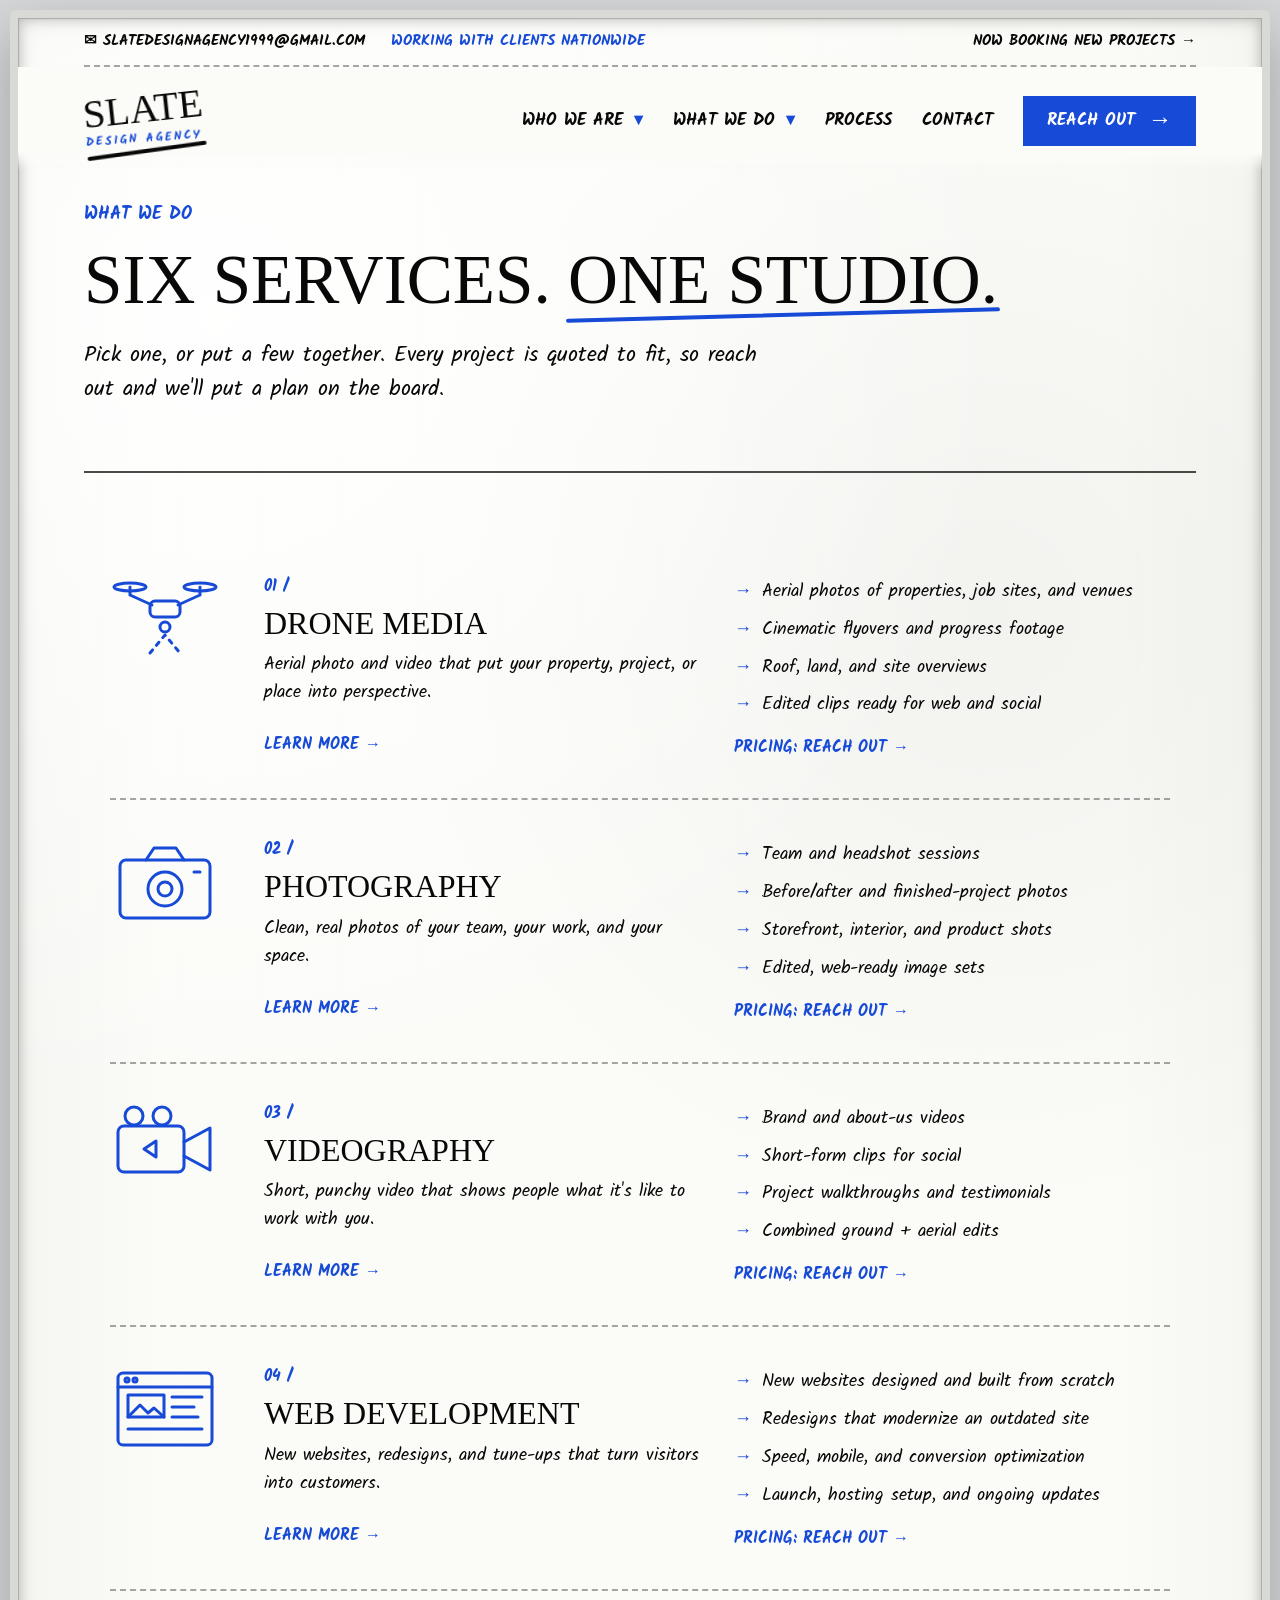
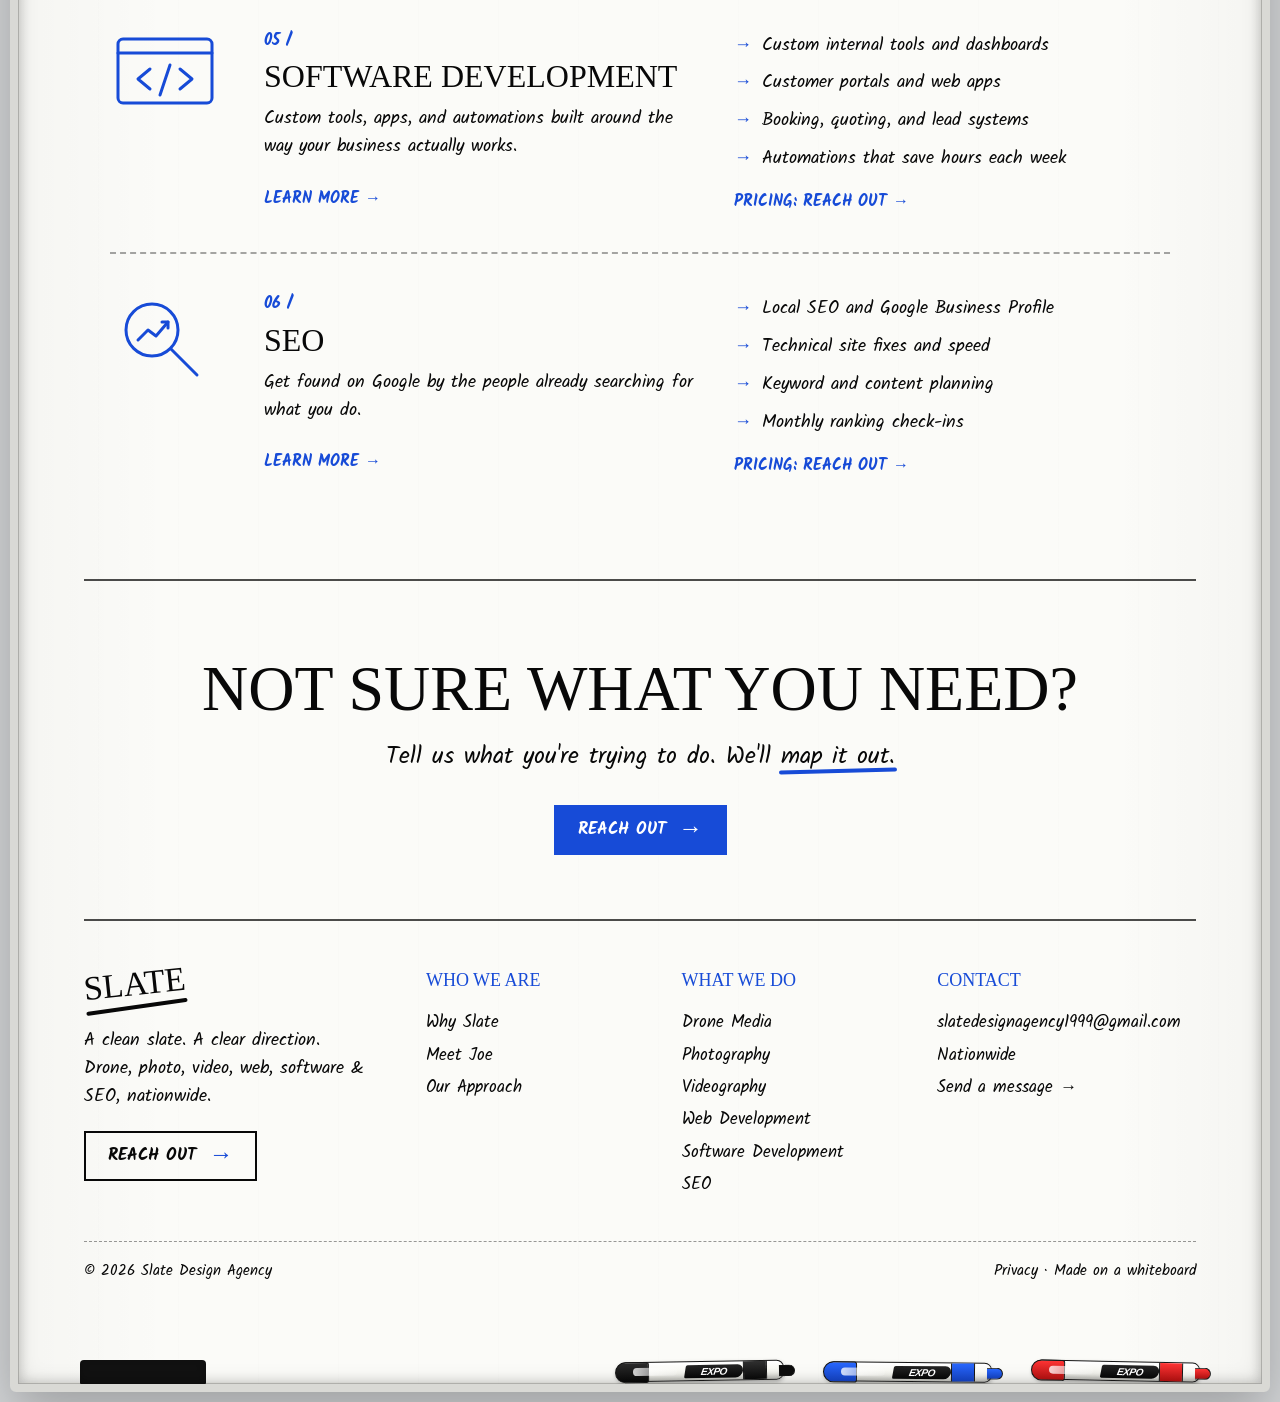
<file: services.html>
<!doctype html>
<html lang="en">
<head>
<meta charset="utf-8">
<meta name="viewport" content="width=device-width, initial-scale=1">
<title>Services | Slate Design Agency</title>
<meta name="description" content="Drone media, photography, videography, web development, software development, and SEO from one hands-on studio. Every project quoted to fit.">
<meta name="theme-color" content="#fbfbf8">
<meta property="og:title" content="Services | Slate Design Agency">
<meta property="og:description" content="Drone media, photography, videography, web development, software development, and SEO from one hands-on studio. Every project quoted to fit.">
<meta property="og:type" content="website">
<link rel="icon" href="favicon.ico" sizes="any">
<link rel="icon" href="favicon-32.png" type="image/png" sizes="32x32">
<link rel="icon" href="icon-192.png" type="image/png" sizes="192x192">
<link rel="apple-touch-icon" href="apple-touch-icon.png">
<link rel="preconnect" href="https://fonts.googleapis.com"><link rel="preconnect" href="https://fonts.gstatic.com" crossorigin><link href="https://fonts.googleapis.com/css2?family=Kalam:wght@400;700&family=Permanent+Marker&display=swap" rel="stylesheet">
<link rel="stylesheet" href="assets/css/style.css">
<link rel="preload" as="image" href="assets/img/slate-s.png">

<script src="assets/js/site.js" defer></script>
</head>
<body>
<a class="skip" href="#main">Skip to content</a>
<div class="board">
<div class="inner">
  <div class="utility">
    <div class="u-left">
      <a href="mailto:slatedesignagency1999@gmail.com">✉ slatedesignagency1999@gmail.com</a>
      <span class="u-blue">Working with clients nationwide</span>
    </div>
    <div class="u-right"><a href="contact.html">Now booking new projects →</a></div>
  </div>

  <header class="site">
    <a href="index.html" class="logo" aria-label="Slate Design Agency home" data-home>SLATE<small>DESIGN AGENCY</small></a>
    <button class="menu-toggle" aria-controls="nav" aria-expanded="false">Menu +</button>
    <nav class="primary" id="nav" aria-label="Primary">
      <div class="nav-item">
        <button aria-haspopup="true">Who We Are <span class="caret">▾</span></button>
        <div class="dropdown">
          <a href="about.html"><span>→</span>Why Slate</a>
          <a href="about.html#meet"><span>→</span>Meet Joe</a>
          <a href="process.html"><span>→</span>Our Approach</a>
        </div>
      </div>
      <div class="nav-item">
        <button aria-haspopup="true">What We Do <span class="caret">▾</span></button>
        <div class="dropdown"><a href="services.html"><span>→</span>All services</a><a href="drone-media.html"><span>→</span>Drone Media</a><a href="photography.html"><span>→</span>Photography</a><a href="videography.html"><span>→</span>Videography</a><a href="web-development.html"><span>→</span>Web Development</a><a href="software-development.html"><span>→</span>Software Development</a><a href="seo.html"><span>→</span>SEO</a></div>
      </div>
      <div class="nav-item"><a href="process.html">Process</a></div>
      <div class="nav-item"><a href="contact.html">Contact</a></div>
      <a class="button solid" href="contact.html">Reach Out <span class="arrow">→</span></a>
    </nav>
  </header>

  <main id="main">

    <section class="page-head">
      <p class="eyebrow">What we do</p>
      <h1>Six services. <span class="scribble">One studio.</span></h1>
      <p class="lead">Pick one, or put a few together. Every project is quoted to fit, so reach out and we'll put a plan on the board.</p>
    </section>
    <section><div class="stack"><div class="svc"><div class="svc-icon"><svg viewBox="0 0 110 92" aria-hidden="true"><ellipse class="stroke" cx="20" cy="14" rx="16" ry="4"/><ellipse class="stroke" cx="90" cy="14" rx="16" ry="4"/><path class="stroke" d="M20 14v8M90 14v8M20 22l22 10M90 22L68 32"/><rect class="stroke" x="40" y="28" width="30" height="16" rx="5"/><circle class="stroke" cx="55" cy="54" r="5"/><path class="stroke" d="M40 80 L55 62 L70 80" stroke-dasharray="4 6"/></svg></div>
        <div><span class="num">01 /</span><h3>Drone Media</h3><p>Aerial photo and video that put your property, project, or place into perspective.</p><a class="more" href="drone-media.html">Learn more →</a></div>
        <div class="svc-list"><ul><li>Aerial photos of properties, job sites, and venues</li><li>Cinematic flyovers and progress footage</li><li>Roof, land, and site overviews</li><li>Edited clips ready for web and social</li></ul><a class="more" href="contact.html?s=drone">Pricing: reach out →</a></div></div>
<div class="svc"><div class="svc-icon"><svg viewBox="0 0 110 92" aria-hidden="true"><rect class="stroke" x="10" y="24" width="90" height="58" rx="6"/><path class="stroke" d="M36 24l8-12h22l8 12"/><circle class="stroke" cx="55" cy="53" r="17"/><circle class="stroke" cx="55" cy="53" r="7"/><path class="stroke" d="M84 36h6"/></svg></div>
        <div><span class="num">02 /</span><h3>Photography</h3><p>Clean, real photos of your team, your work, and your space.</p><a class="more" href="photography.html">Learn more →</a></div>
        <div class="svc-list"><ul><li>Team and headshot sessions</li><li>Before/after and finished-project photos</li><li>Storefront, interior, and product shots</li><li>Edited, web-ready image sets</li></ul><a class="more" href="contact.html?s=photography">Pricing: reach out →</a></div></div>
<div class="svc"><div class="svc-icon"><svg viewBox="0 0 110 92" aria-hidden="true"><rect class="stroke" x="8" y="26" width="66" height="46" rx="6"/><path class="stroke" d="M74 42l26-14v42L74 56"/><circle class="stroke" cx="24" cy="16" r="9"/><circle class="stroke" cx="52" cy="16" r="9"/><path class="stroke" d="M34 49l12-8v16z"/></svg></div>
        <div><span class="num">03 /</span><h3>Videography</h3><p>Short, punchy video that shows people what it's like to work with you.</p><a class="more" href="videography.html">Learn more →</a></div>
        <div class="svc-list"><ul><li>Brand and about-us videos</li><li>Short-form clips for social</li><li>Project walkthroughs and testimonials</li><li>Combined ground + aerial edits</li></ul><a class="more" href="contact.html?s=videography">Pricing: reach out →</a></div></div>
<div class="svc"><div class="svc-icon"><svg viewBox="0 0 110 92" aria-hidden="true"><rect class="stroke" x="8" y="10" width="94" height="72" rx="5"/><path class="stroke" d="M8 24h94"/><circle class="stroke" cx="17" cy="17" r="2"/><circle class="stroke" cx="25" cy="17" r="2"/><rect class="stroke" x="18" y="32" width="36" height="22"/><path class="stroke" d="M62 34h30M62 44h22M62 54h26M18 66h74"/><path class="stroke" d="M18 54l12-12 8 8 6-5 10 9"/></svg></div>
        <div><span class="num">04 /</span><h3>Web Development</h3><p>New websites, redesigns, and tune-ups that turn visitors into customers.</p><a class="more" href="web-development.html">Learn more →</a></div>
        <div class="svc-list"><ul><li>New websites designed and built from scratch</li><li>Redesigns that modernize an outdated site</li><li>Speed, mobile, and conversion optimization</li><li>Launch, hosting setup, and ongoing updates</li></ul><a class="more" href="contact.html?s=web">Pricing: reach out →</a></div></div>
<div class="svc"><div class="svc-icon"><svg viewBox="0 0 110 92" aria-hidden="true"><rect class="stroke" x="8" y="12" width="94" height="64" rx="5"/><path class="stroke" d="M8 26h94"/><path class="stroke" d="M40 42l-12 10 12 10M70 42l12 10-12 10M60 38l-10 30"/></svg></div>
        <div><span class="num">05 /</span><h3>Software Development</h3><p>Custom tools, apps, and automations built around the way your business actually works.</p><a class="more" href="software-development.html">Learn more →</a></div>
        <div class="svc-list"><ul><li>Custom internal tools and dashboards</li><li>Customer portals and web apps</li><li>Booking, quoting, and lead systems</li><li>Automations that save hours each week</li></ul><a class="more" href="contact.html?s=software">Pricing: reach out →</a></div></div>
<div class="svc"><div class="svc-icon"><svg viewBox="0 0 110 92" aria-hidden="true"><circle class="stroke" cx="42" cy="40" r="26"/><path class="stroke" d="M61 59l26 26"/><path class="stroke" d="M28 50l10-10 8 6 12-14"/><path class="stroke" d="M52 32h6v6"/></svg></div>
        <div><span class="num">06 /</span><h3>SEO</h3><p>Get found on Google by the people already searching for what you do.</p><a class="more" href="seo.html">Learn more →</a></div>
        <div class="svc-list"><ul><li>Local SEO and Google Business Profile</li><li>Technical site fixes and speed</li><li>Keyword and content planning</li><li>Monthly ranking check-ins</li></ul><a class="more" href="contact.html?s=seo">Pricing: reach out →</a></div></div></div></section>
    <section class="closing">
      <h2>Not sure what you need?</h2>
      <p class="sub">Tell us what you're trying to do. We'll <span class="scribble">map it out.</span></p>
      <a class="button solid" href="contact.html">Reach Out <span class="arrow">→</span></a>
    </section>
  </main>

  <footer class="site">
    <div class="foot-grid">
      <div>
        <a href="index.html" class="logo" style="font-size:34px" data-home>SLATE</a>
        <p style="margin-top:18px">A clean slate. A clear direction.<br>Drone, photo, video, web, software &amp; SEO, nationwide.</p>
        <a class="button" href="contact.html" style="margin-top:6px">Reach Out <span class="arrow">→</span></a>
      </div>
      <div><h4>Who we are</h4><ul><li><a href="about.html">Why Slate</a></li><li><a href="about.html#meet">Meet Joe</a></li><li><a href="process.html">Our Approach</a></li></ul></div>
      <div><h4>What we do</h4><ul><li><a href="drone-media.html">Drone Media</a></li><li><a href="photography.html">Photography</a></li><li><a href="videography.html">Videography</a></li><li><a href="web-development.html">Web Development</a></li><li><a href="software-development.html">Software Development</a></li><li><a href="seo.html">SEO</a></li></ul></div>
      <div><h4>Contact</h4><ul><li><a href="mailto:slatedesignagency1999@gmail.com" style="word-break:break-all">slatedesignagency1999@gmail.com</a></li><li>Nationwide</li><li><a href="contact.html">Send a message →</a></li></ul></div>
    </div>
    <div class="foot-bottom"><span>© <span data-year>2026</span> Slate Design Agency</span><span><a href="privacy.html">Privacy</a> · Made on a whiteboard</span></div>
  </footer>

</div>
<div class="tray" aria-hidden="true">
  <span class="eraser"></span>
  <span class="markers">
    <span class="marker-obj black"><span class="cap"></span><span class="band"></span><span class="tip"></span></span>
    <span class="marker-obj blue"><span class="cap"></span><span class="band"></span><span class="tip"></span></span>
    <span class="marker-obj red"><span class="cap"></span><span class="band"></span><span class="tip"></span></span>
  </span>
</div>
</div>
<div class="s-trans" aria-hidden="true">
  <svg viewBox="0 0 560 729">
    <defs><mask id="s-mask" maskUnits="userSpaceOnUse" x="0" y="0" width="560" height="729">
      <path class="s-path" pathLength="1" d="M470 100 C390 60 230 70 150 130 C80 185 90 260 170 300 C270 345 420 350 470 420 C520 490 490 590 390 625 C290 660 140 640 80 575"/>
    </mask></defs>
    <image href="assets/img/slate-s.png" width="560" height="729" mask="url(#s-mask)"/>
  </svg>
  <span class="s-eraser"></span>
</div>
<div class="lightbox" role="dialog" aria-modal="true" aria-label="Video player"><button class="lightbox-close">Close ✕</button><div class="tape-frame"><video controls loop playsinline></video></div></div>
</body>
</html>
</file>
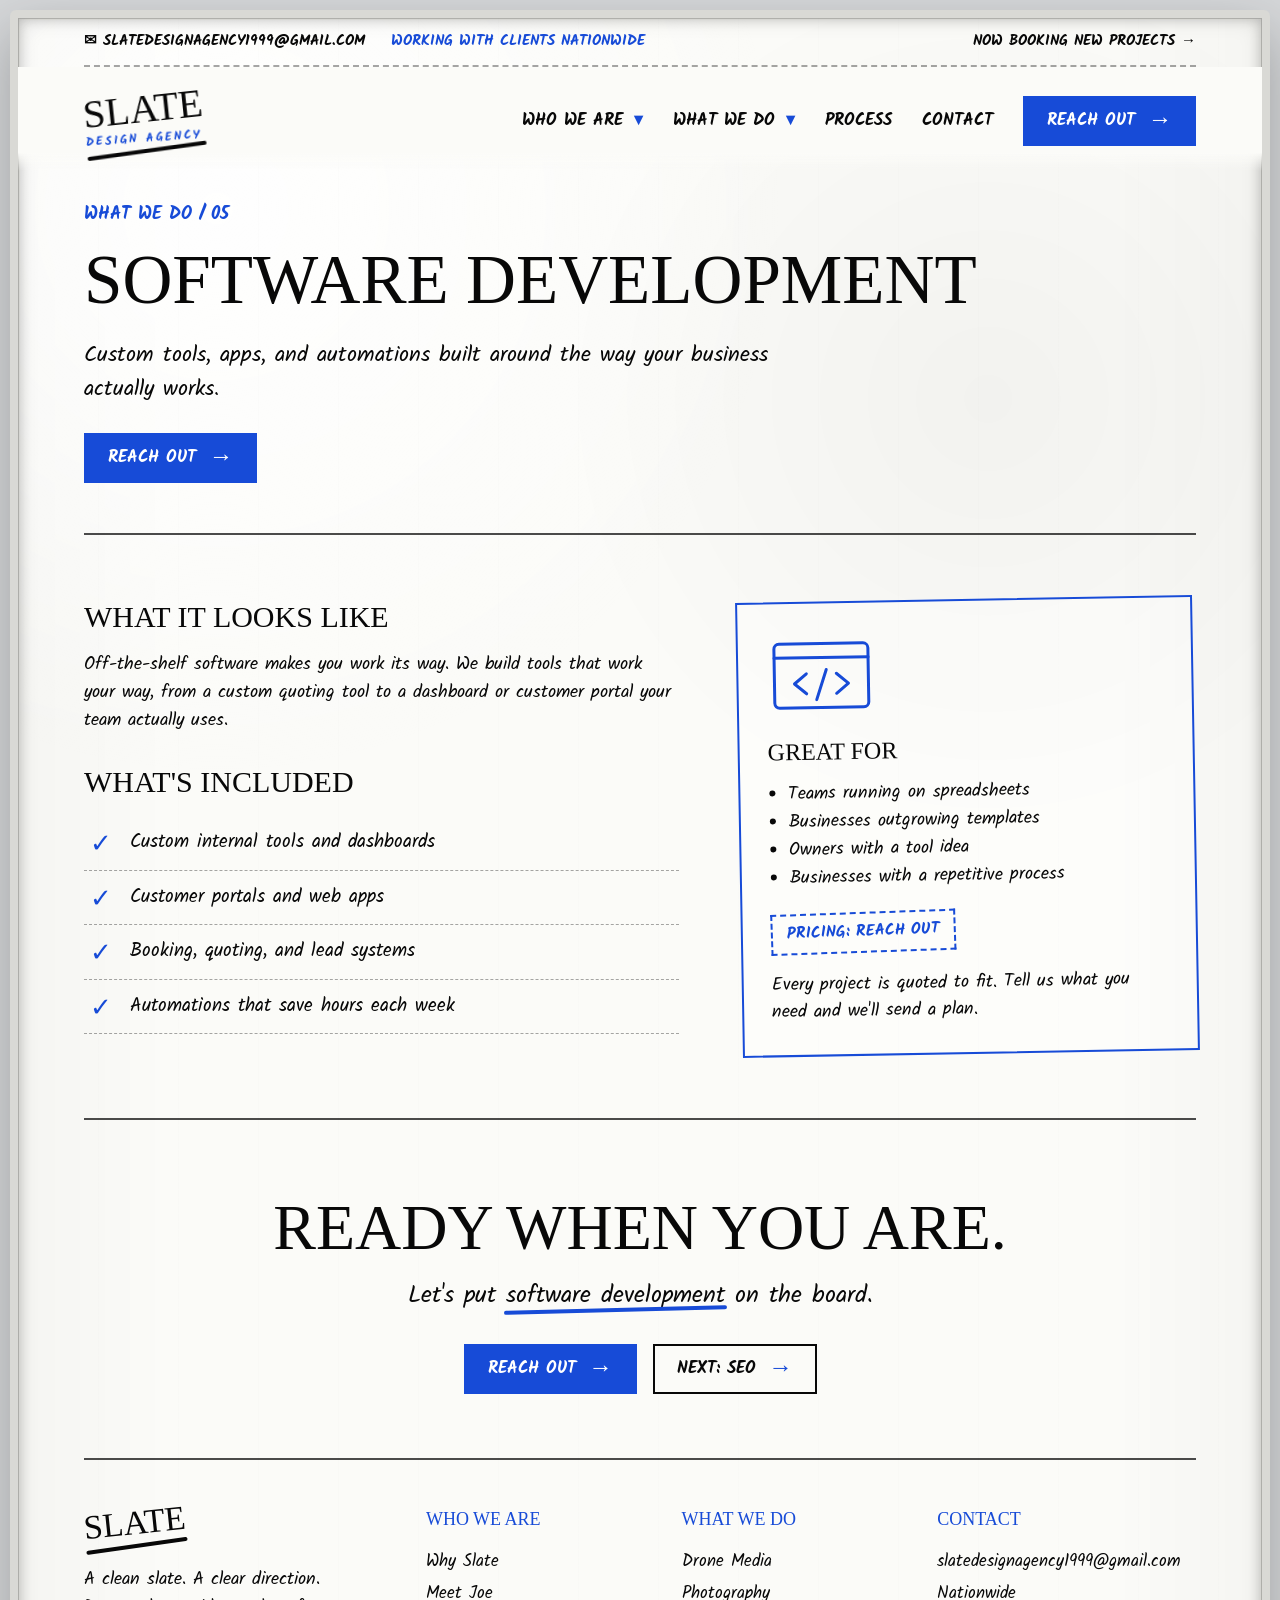
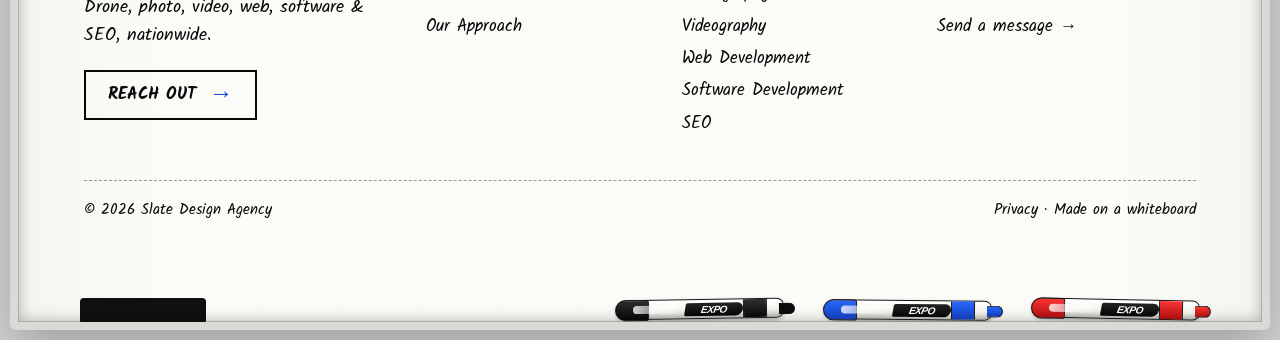
<file: software-development.html>
<!doctype html>
<html lang="en">
<head>
<meta charset="utf-8">
<meta name="viewport" content="width=device-width, initial-scale=1">
<title>Software Development | Slate Design Agency</title>
<meta name="description" content="Custom tools, apps, and automations built around the way your business actually works.">
<meta name="theme-color" content="#fbfbf8">
<meta property="og:title" content="Software Development | Slate Design Agency">
<meta property="og:description" content="Custom tools, apps, and automations built around the way your business actually works.">
<meta property="og:type" content="website">
<link rel="icon" href="favicon.ico" sizes="any">
<link rel="icon" href="favicon-32.png" type="image/png" sizes="32x32">
<link rel="icon" href="icon-192.png" type="image/png" sizes="192x192">
<link rel="apple-touch-icon" href="apple-touch-icon.png">
<link rel="preconnect" href="https://fonts.googleapis.com"><link rel="preconnect" href="https://fonts.gstatic.com" crossorigin><link href="https://fonts.googleapis.com/css2?family=Kalam:wght@400;700&family=Permanent+Marker&display=swap" rel="stylesheet">
<link rel="stylesheet" href="assets/css/style.css">
<link rel="preload" as="image" href="assets/img/slate-s.png">

<script src="assets/js/site.js" defer></script>
</head>
<body>
<a class="skip" href="#main">Skip to content</a>
<div class="board">
<div class="inner">
  <div class="utility">
    <div class="u-left">
      <a href="mailto:slatedesignagency1999@gmail.com">✉ slatedesignagency1999@gmail.com</a>
      <span class="u-blue">Working with clients nationwide</span>
    </div>
    <div class="u-right"><a href="contact.html">Now booking new projects →</a></div>
  </div>

  <header class="site">
    <a href="index.html" class="logo" aria-label="Slate Design Agency home" data-home>SLATE<small>DESIGN AGENCY</small></a>
    <button class="menu-toggle" aria-controls="nav" aria-expanded="false">Menu +</button>
    <nav class="primary" id="nav" aria-label="Primary">
      <div class="nav-item">
        <button aria-haspopup="true">Who We Are <span class="caret">▾</span></button>
        <div class="dropdown">
          <a href="about.html"><span>→</span>Why Slate</a>
          <a href="about.html#meet"><span>→</span>Meet Joe</a>
          <a href="process.html"><span>→</span>Our Approach</a>
        </div>
      </div>
      <div class="nav-item">
        <button aria-haspopup="true">What We Do <span class="caret">▾</span></button>
        <div class="dropdown"><a href="services.html"><span>→</span>All services</a><a href="drone-media.html"><span>→</span>Drone Media</a><a href="photography.html"><span>→</span>Photography</a><a href="videography.html"><span>→</span>Videography</a><a href="web-development.html"><span>→</span>Web Development</a><a href="software-development.html"><span>→</span>Software Development</a><a href="seo.html"><span>→</span>SEO</a></div>
      </div>
      <div class="nav-item"><a href="process.html">Process</a></div>
      <div class="nav-item"><a href="contact.html">Contact</a></div>
      <a class="button solid" href="contact.html">Reach Out <span class="arrow">→</span></a>
    </nav>
  </header>

  <main id="main">

    <section class="page-head">
      <p class="eyebrow"><a href="services.html">What we do</a> / 05</p>
      <h1>Software Development</h1>
      <p class="lead">Custom tools, apps, and automations built around the way your business actually works.</p>
      <div class="cta-row" style="justify-content:flex-start;margin-top:26px"><a class="button solid" href="contact.html?s=software">Reach Out <span class="arrow">→</span></a></div>
    </section>
    <section><div class="detail">
      <div><h2>What it looks like</h2><p>Off-the-shelf software makes you work its way. We build tools that work your way, from a custom quoting tool to a dashboard or customer portal your team actually uses.</p>
        <h2 style="margin-top:30px">What's included</h2><ul class="checklist"><li class="ok">Custom internal tools and dashboards</li><li class="ok">Customer portals and web apps</li><li class="ok">Booking, quoting, and lead systems</li><li class="ok">Automations that save hours each week</li></ul></div>
      <div class="note-box"><div class="svc-icon" style="margin-bottom:10px"><svg viewBox="0 0 110 92" aria-hidden="true"><rect class="stroke" x="8" y="12" width="94" height="64" rx="5"/><path class="stroke" d="M8 26h94"/><path class="stroke" d="M40 42l-12 10 12 10M70 42l12 10-12 10M60 38l-10 30"/></svg></div><h3>Great for</h3><ul style="padding-left:20px;margin:0 0 16px"><li>Teams running on spreadsheets</li><li>Businesses outgrowing templates</li><li>Owners with a tool idea</li><li>Businesses with a repetitive process</li></ul>
        <span class="pill-price">Pricing: reach out</span><p style="margin:0">Every project is quoted to fit. Tell us what you need and we'll send a plan.</p></div>
    </div></section>
    
    
    <section class="closing"><h2>Ready when you are.</h2><p class="sub">Let's put <span class="scribble">software development</span> on the board.</p>
      <div class="cta-row"><a class="button solid" href="contact.html?s=software">Reach Out <span class="arrow">→</span></a><a class="button" href="seo.html">Next: SEO <span class="arrow">→</span></a></div></section>

  </main>

  <footer class="site">
    <div class="foot-grid">
      <div>
        <a href="index.html" class="logo" style="font-size:34px" data-home>SLATE</a>
        <p style="margin-top:18px">A clean slate. A clear direction.<br>Drone, photo, video, web, software &amp; SEO, nationwide.</p>
        <a class="button" href="contact.html" style="margin-top:6px">Reach Out <span class="arrow">→</span></a>
      </div>
      <div><h4>Who we are</h4><ul><li><a href="about.html">Why Slate</a></li><li><a href="about.html#meet">Meet Joe</a></li><li><a href="process.html">Our Approach</a></li></ul></div>
      <div><h4>What we do</h4><ul><li><a href="drone-media.html">Drone Media</a></li><li><a href="photography.html">Photography</a></li><li><a href="videography.html">Videography</a></li><li><a href="web-development.html">Web Development</a></li><li><a href="software-development.html">Software Development</a></li><li><a href="seo.html">SEO</a></li></ul></div>
      <div><h4>Contact</h4><ul><li><a href="mailto:slatedesignagency1999@gmail.com" style="word-break:break-all">slatedesignagency1999@gmail.com</a></li><li>Nationwide</li><li><a href="contact.html">Send a message →</a></li></ul></div>
    </div>
    <div class="foot-bottom"><span>© <span data-year>2026</span> Slate Design Agency</span><span><a href="privacy.html">Privacy</a> · Made on a whiteboard</span></div>
  </footer>

</div>
<div class="tray" aria-hidden="true">
  <span class="eraser"></span>
  <span class="markers">
    <span class="marker-obj black"><span class="cap"></span><span class="band"></span><span class="tip"></span></span>
    <span class="marker-obj blue"><span class="cap"></span><span class="band"></span><span class="tip"></span></span>
    <span class="marker-obj red"><span class="cap"></span><span class="band"></span><span class="tip"></span></span>
  </span>
</div>
</div>
<div class="s-trans" aria-hidden="true">
  <svg viewBox="0 0 560 729">
    <defs><mask id="s-mask" maskUnits="userSpaceOnUse" x="0" y="0" width="560" height="729">
      <path class="s-path" pathLength="1" d="M470 100 C390 60 230 70 150 130 C80 185 90 260 170 300 C270 345 420 350 470 420 C520 490 490 590 390 625 C290 660 140 640 80 575"/>
    </mask></defs>
    <image href="assets/img/slate-s.png" width="560" height="729" mask="url(#s-mask)"/>
  </svg>
  <span class="s-eraser"></span>
</div>
<div class="lightbox" role="dialog" aria-modal="true" aria-label="Video player"><button class="lightbox-close">Close ✕</button><div class="tape-frame"><video controls loop playsinline></video></div></div>
</body>
</html>
</file>
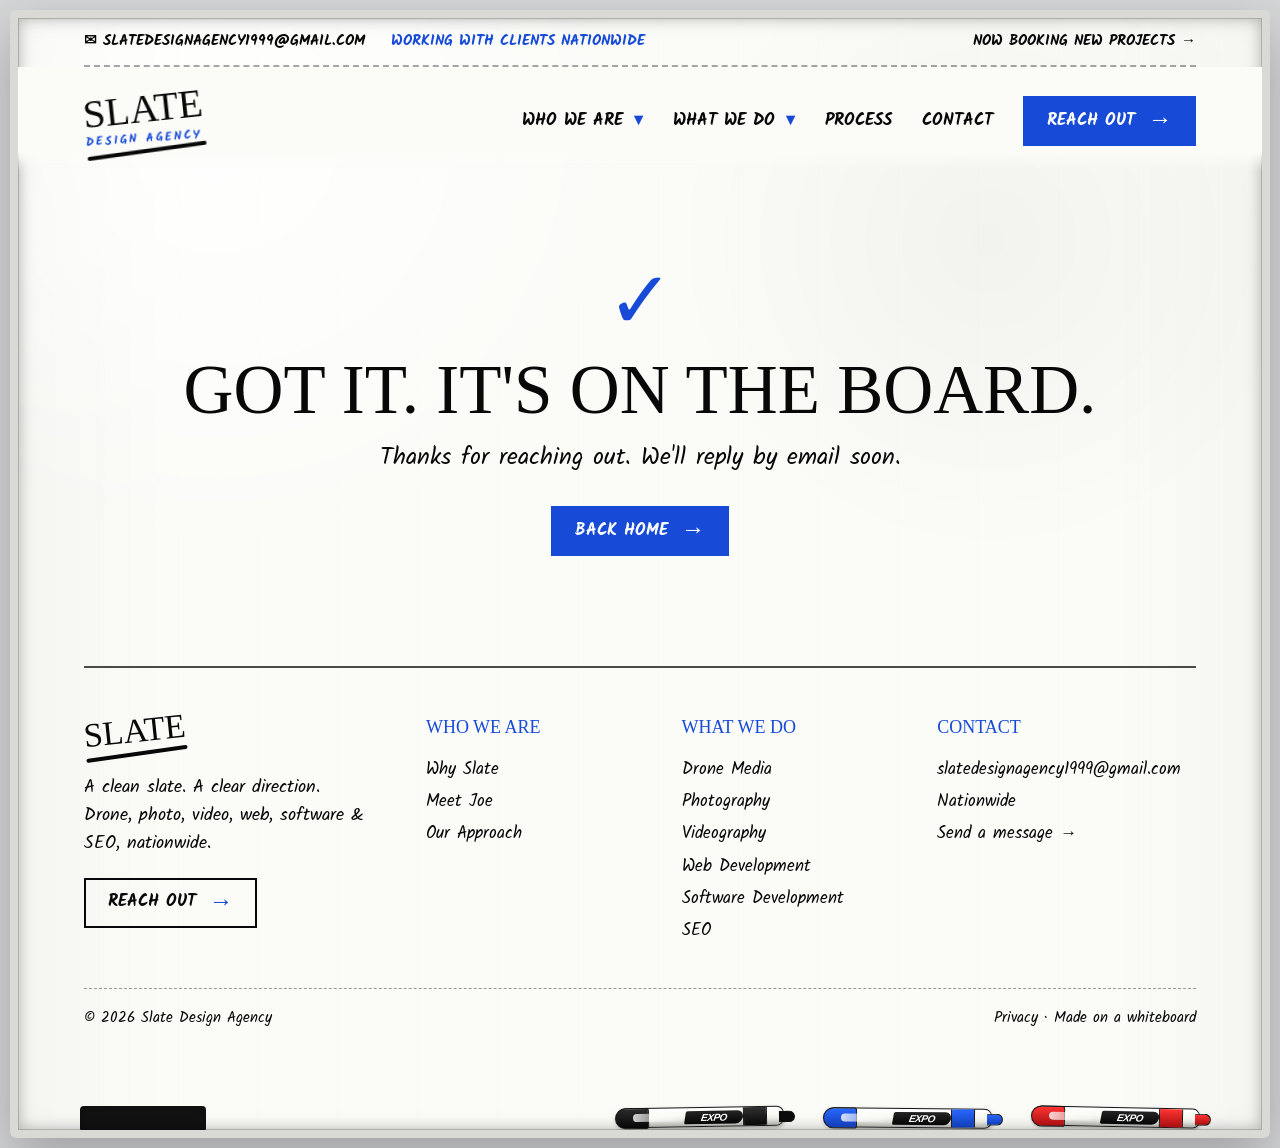
<file: thanks.html>
<!doctype html>
<html lang="en">
<head>
<meta charset="utf-8">
<meta name="viewport" content="width=device-width, initial-scale=1">
<title>Thanks | Slate Design Agency</title>
<meta name="description" content="Your message was sent to Slate Design Agency.">
<meta name="theme-color" content="#fbfbf8">
<meta property="og:title" content="Thanks | Slate Design Agency">
<meta property="og:description" content="Your message was sent to Slate Design Agency.">
<meta property="og:type" content="website">
<link rel="icon" href="favicon.ico" sizes="any">
<link rel="icon" href="favicon-32.png" type="image/png" sizes="32x32">
<link rel="icon" href="icon-192.png" type="image/png" sizes="192x192">
<link rel="apple-touch-icon" href="apple-touch-icon.png">
<link rel="preconnect" href="https://fonts.googleapis.com"><link rel="preconnect" href="https://fonts.gstatic.com" crossorigin><link href="https://fonts.googleapis.com/css2?family=Kalam:wght@400;700&family=Permanent+Marker&display=swap" rel="stylesheet">
<link rel="stylesheet" href="assets/css/style.css">
<link rel="preload" as="image" href="assets/img/slate-s.png">

<script src="assets/js/site.js" defer></script>
</head>
<body>
<a class="skip" href="#main">Skip to content</a>
<div class="board">
<div class="inner">
  <div class="utility">
    <div class="u-left">
      <a href="mailto:slatedesignagency1999@gmail.com">✉ slatedesignagency1999@gmail.com</a>
      <span class="u-blue">Working with clients nationwide</span>
    </div>
    <div class="u-right"><a href="contact.html">Now booking new projects →</a></div>
  </div>

  <header class="site">
    <a href="index.html" class="logo" aria-label="Slate Design Agency home" data-home>SLATE<small>DESIGN AGENCY</small></a>
    <button class="menu-toggle" aria-controls="nav" aria-expanded="false">Menu +</button>
    <nav class="primary" id="nav" aria-label="Primary">
      <div class="nav-item">
        <button aria-haspopup="true">Who We Are <span class="caret">▾</span></button>
        <div class="dropdown">
          <a href="about.html"><span>→</span>Why Slate</a>
          <a href="about.html#meet"><span>→</span>Meet Joe</a>
          <a href="process.html"><span>→</span>Our Approach</a>
        </div>
      </div>
      <div class="nav-item">
        <button aria-haspopup="true">What We Do <span class="caret">▾</span></button>
        <div class="dropdown"><a href="services.html"><span>→</span>All services</a><a href="drone-media.html"><span>→</span>Drone Media</a><a href="photography.html"><span>→</span>Photography</a><a href="videography.html"><span>→</span>Videography</a><a href="web-development.html"><span>→</span>Web Development</a><a href="software-development.html"><span>→</span>Software Development</a><a href="seo.html"><span>→</span>SEO</a></div>
      </div>
      <div class="nav-item"><a href="process.html">Process</a></div>
      <div class="nav-item"><a href="contact.html">Contact</a></div>
      <a class="button solid" href="contact.html">Reach Out <span class="arrow">→</span></a>
    </nav>
  </header>

  <main id="main">

    <section class="closing page-head" style="text-align:center;padding:60px 0 80px">
      <div class="sent"><div class="big-check">✓</div>
      <h1 style="margin:10px auto">Got it. It's on the board.</h1>
      <p class="sub">Thanks for reaching out. We'll reply by email soon.</p>
      <a class="button solid" href="index.html" data-home>Back home <span class="arrow">→</span></a></div>
    </section>

  </main>

  <footer class="site">
    <div class="foot-grid">
      <div>
        <a href="index.html" class="logo" style="font-size:34px" data-home>SLATE</a>
        <p style="margin-top:18px">A clean slate. A clear direction.<br>Drone, photo, video, web, software &amp; SEO, nationwide.</p>
        <a class="button" href="contact.html" style="margin-top:6px">Reach Out <span class="arrow">→</span></a>
      </div>
      <div><h4>Who we are</h4><ul><li><a href="about.html">Why Slate</a></li><li><a href="about.html#meet">Meet Joe</a></li><li><a href="process.html">Our Approach</a></li></ul></div>
      <div><h4>What we do</h4><ul><li><a href="drone-media.html">Drone Media</a></li><li><a href="photography.html">Photography</a></li><li><a href="videography.html">Videography</a></li><li><a href="web-development.html">Web Development</a></li><li><a href="software-development.html">Software Development</a></li><li><a href="seo.html">SEO</a></li></ul></div>
      <div><h4>Contact</h4><ul><li><a href="mailto:slatedesignagency1999@gmail.com" style="word-break:break-all">slatedesignagency1999@gmail.com</a></li><li>Nationwide</li><li><a href="contact.html">Send a message →</a></li></ul></div>
    </div>
    <div class="foot-bottom"><span>© <span data-year>2026</span> Slate Design Agency</span><span><a href="privacy.html">Privacy</a> · Made on a whiteboard</span></div>
  </footer>

</div>
<div class="tray" aria-hidden="true">
  <span class="eraser"></span>
  <span class="markers">
    <span class="marker-obj black"><span class="cap"></span><span class="band"></span><span class="tip"></span></span>
    <span class="marker-obj blue"><span class="cap"></span><span class="band"></span><span class="tip"></span></span>
    <span class="marker-obj red"><span class="cap"></span><span class="band"></span><span class="tip"></span></span>
  </span>
</div>
</div>
<div class="s-trans" aria-hidden="true">
  <svg viewBox="0 0 560 729">
    <defs><mask id="s-mask" maskUnits="userSpaceOnUse" x="0" y="0" width="560" height="729">
      <path class="s-path" pathLength="1" d="M470 100 C390 60 230 70 150 130 C80 185 90 260 170 300 C270 345 420 350 470 420 C520 490 490 590 390 625 C290 660 140 640 80 575"/>
    </mask></defs>
    <image href="assets/img/slate-s.png" width="560" height="729" mask="url(#s-mask)"/>
  </svg>
  <span class="s-eraser"></span>
</div>
<div class="lightbox" role="dialog" aria-modal="true" aria-label="Video player"><button class="lightbox-close">Close ✕</button><div class="tape-frame"><video controls loop playsinline></video></div></div>
</body>
</html>
</file>
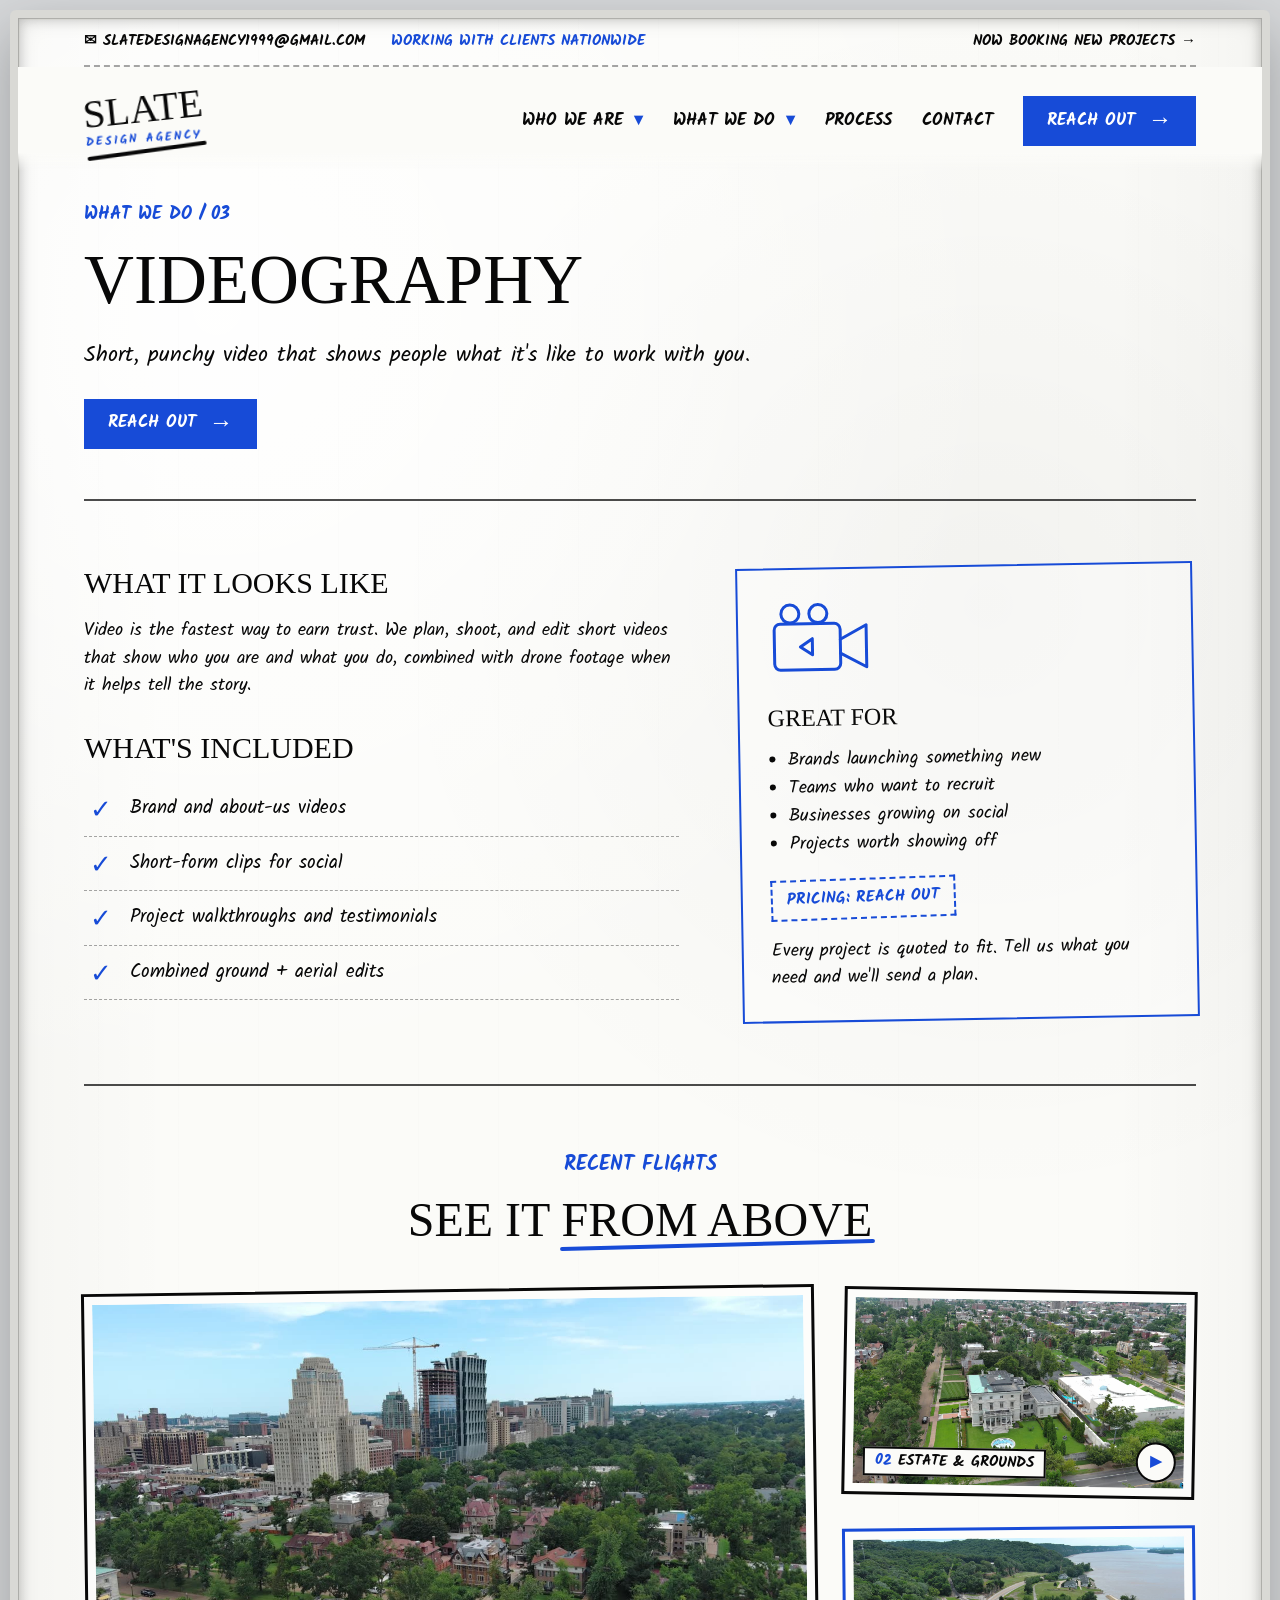
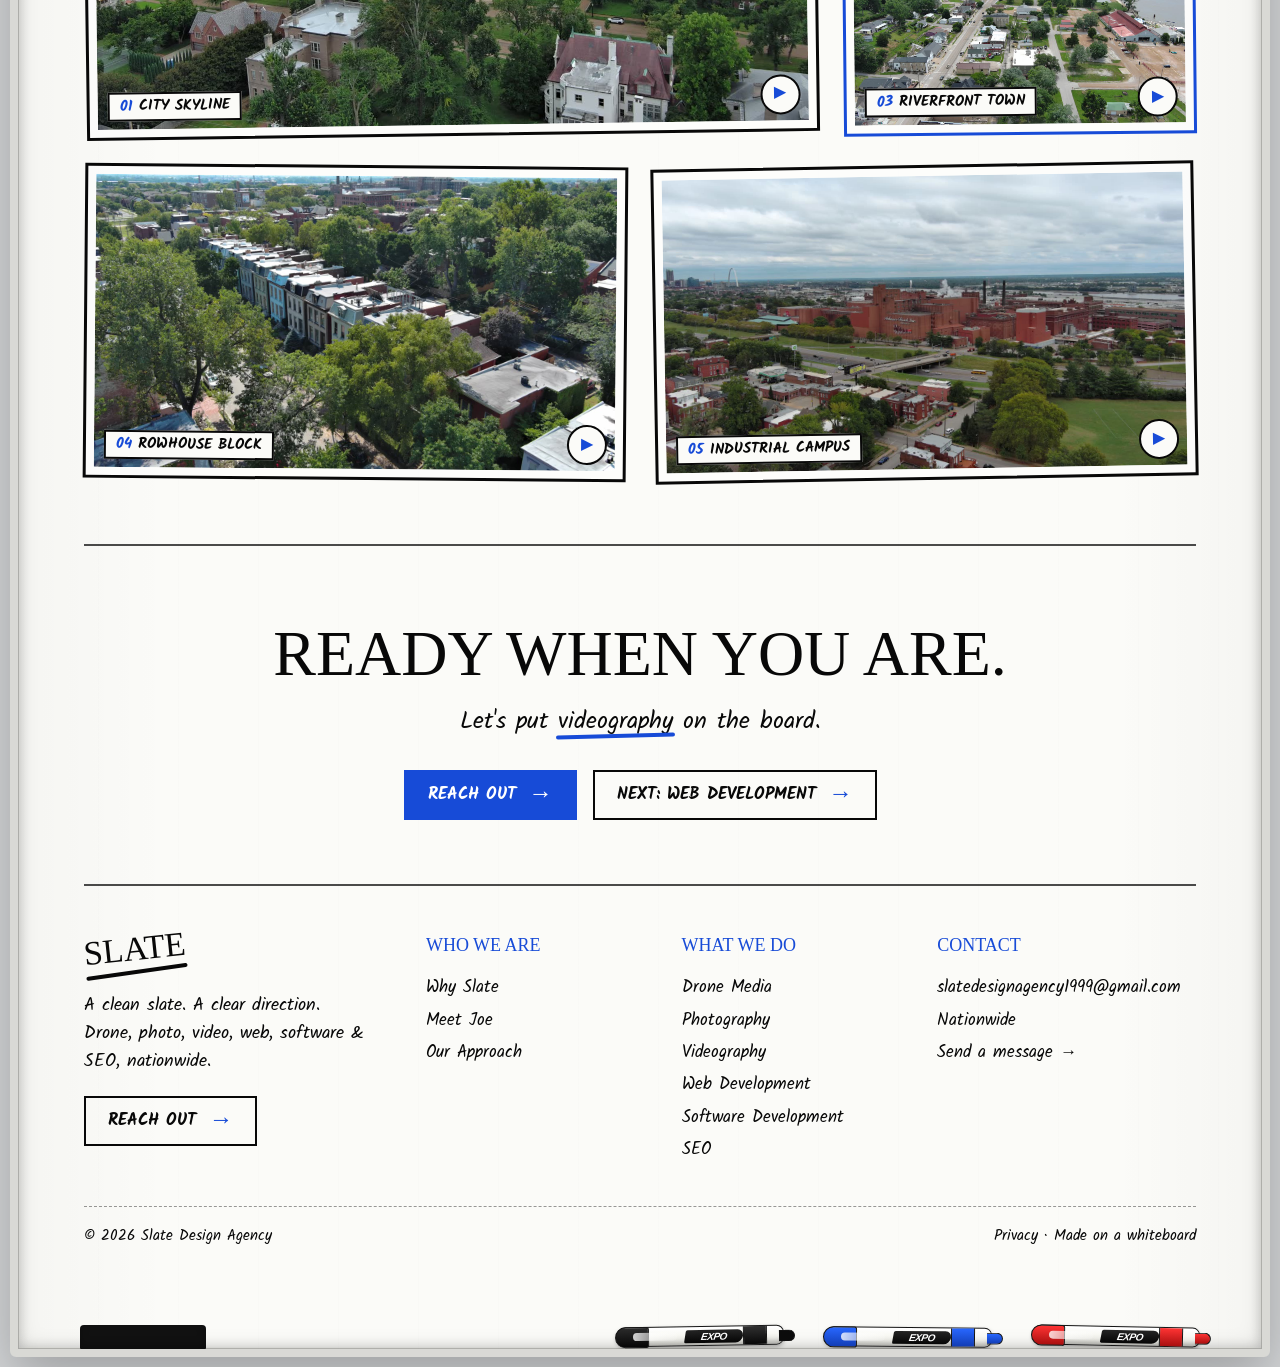
<file: videography.html>
<!doctype html>
<html lang="en">
<head>
<meta charset="utf-8">
<meta name="viewport" content="width=device-width, initial-scale=1">
<title>Videography | Slate Design Agency</title>
<meta name="description" content="Short, punchy video that shows people what it's like to work with you.">
<meta name="theme-color" content="#fbfbf8">
<meta property="og:title" content="Videography | Slate Design Agency">
<meta property="og:description" content="Short, punchy video that shows people what it's like to work with you.">
<meta property="og:type" content="website">
<link rel="icon" href="favicon.ico" sizes="any">
<link rel="icon" href="favicon-32.png" type="image/png" sizes="32x32">
<link rel="icon" href="icon-192.png" type="image/png" sizes="192x192">
<link rel="apple-touch-icon" href="apple-touch-icon.png">
<link rel="preconnect" href="https://fonts.googleapis.com"><link rel="preconnect" href="https://fonts.gstatic.com" crossorigin><link href="https://fonts.googleapis.com/css2?family=Kalam:wght@400;700&family=Permanent+Marker&display=swap" rel="stylesheet">
<link rel="stylesheet" href="assets/css/style.css">
<link rel="preload" as="image" href="assets/img/slate-s.png">

<script src="assets/js/site.js" defer></script>
</head>
<body>
<a class="skip" href="#main">Skip to content</a>
<div class="board">
<div class="inner">
  <div class="utility">
    <div class="u-left">
      <a href="mailto:slatedesignagency1999@gmail.com">✉ slatedesignagency1999@gmail.com</a>
      <span class="u-blue">Working with clients nationwide</span>
    </div>
    <div class="u-right"><a href="contact.html">Now booking new projects →</a></div>
  </div>

  <header class="site">
    <a href="index.html" class="logo" aria-label="Slate Design Agency home" data-home>SLATE<small>DESIGN AGENCY</small></a>
    <button class="menu-toggle" aria-controls="nav" aria-expanded="false">Menu +</button>
    <nav class="primary" id="nav" aria-label="Primary">
      <div class="nav-item">
        <button aria-haspopup="true">Who We Are <span class="caret">▾</span></button>
        <div class="dropdown">
          <a href="about.html"><span>→</span>Why Slate</a>
          <a href="about.html#meet"><span>→</span>Meet Joe</a>
          <a href="process.html"><span>→</span>Our Approach</a>
        </div>
      </div>
      <div class="nav-item">
        <button aria-haspopup="true">What We Do <span class="caret">▾</span></button>
        <div class="dropdown"><a href="services.html"><span>→</span>All services</a><a href="drone-media.html"><span>→</span>Drone Media</a><a href="photography.html"><span>→</span>Photography</a><a href="videography.html"><span>→</span>Videography</a><a href="web-development.html"><span>→</span>Web Development</a><a href="software-development.html"><span>→</span>Software Development</a><a href="seo.html"><span>→</span>SEO</a></div>
      </div>
      <div class="nav-item"><a href="process.html">Process</a></div>
      <div class="nav-item"><a href="contact.html">Contact</a></div>
      <a class="button solid" href="contact.html">Reach Out <span class="arrow">→</span></a>
    </nav>
  </header>

  <main id="main">

    <section class="page-head">
      <p class="eyebrow"><a href="services.html">What we do</a> / 03</p>
      <h1>Videography</h1>
      <p class="lead">Short, punchy video that shows people what it's like to work with you.</p>
      <div class="cta-row" style="justify-content:flex-start;margin-top:26px"><a class="button solid" href="contact.html?s=videography">Reach Out <span class="arrow">→</span></a></div>
    </section>
    <section><div class="detail">
      <div><h2>What it looks like</h2><p>Video is the fastest way to earn trust. We plan, shoot, and edit short videos that show who you are and what you do, combined with drone footage when it helps tell the story.</p>
        <h2 style="margin-top:30px">What's included</h2><ul class="checklist"><li class="ok">Brand and about-us videos</li><li class="ok">Short-form clips for social</li><li class="ok">Project walkthroughs and testimonials</li><li class="ok">Combined ground + aerial edits</li></ul></div>
      <div class="note-box"><div class="svc-icon" style="margin-bottom:10px"><svg viewBox="0 0 110 92" aria-hidden="true"><rect class="stroke" x="8" y="26" width="66" height="46" rx="6"/><path class="stroke" d="M74 42l26-14v42L74 56"/><circle class="stroke" cx="24" cy="16" r="9"/><circle class="stroke" cx="52" cy="16" r="9"/><path class="stroke" d="M34 49l12-8v16z"/></svg></div><h3>Great for</h3><ul style="padding-left:20px;margin:0 0 16px"><li>Brands launching something new</li><li>Teams who want to recruit</li><li>Businesses growing on social</li><li>Projects worth showing off</li></ul>
        <span class="pill-price">Pricing: reach out</span><p style="margin:0">Every project is quoted to fit. Tell us what you need and we'll send a plan.</p></div>
    </div></section>
    
    <section><div class="section-head"><p class="eyebrow">Recent flights</p><h2>See it <span class="scribble">from above</span></h2></div><div class="reel-grid"><button class="clip" type="button" data-src="assets/video/drone-02.mp4" aria-label="Play City skyline clip"><video muted loop playsinline preload="none" data-autoplay poster="assets/img/drone-02.jpg" src="assets/video/drone-02.mp4"></video><span class="clip-label"><b>01</b>City skyline</span><span class="clip-play" aria-hidden="true">▶</span></button><button class="clip" type="button" data-src="assets/video/drone-03.mp4" aria-label="Play Estate &amp; grounds clip"><video muted loop playsinline preload="none" data-autoplay poster="assets/img/drone-03.jpg" src="assets/video/drone-03.mp4"></video><span class="clip-label"><b>02</b>Estate &amp; grounds</span><span class="clip-play" aria-hidden="true">▶</span></button><button class="clip" type="button" data-src="assets/video/drone-01.mp4" aria-label="Play Riverfront town clip"><video muted loop playsinline preload="none" data-autoplay poster="assets/img/drone-01.jpg" src="assets/video/drone-01.mp4"></video><span class="clip-label"><b>03</b>Riverfront town</span><span class="clip-play" aria-hidden="true">▶</span></button><button class="clip" type="button" data-src="assets/video/drone-04.mp4" aria-label="Play Rowhouse block clip"><video muted loop playsinline preload="none" data-autoplay poster="assets/img/drone-04.jpg" src="assets/video/drone-04.mp4"></video><span class="clip-label"><b>04</b>Rowhouse block</span><span class="clip-play" aria-hidden="true">▶</span></button><button class="clip" type="button" data-src="assets/video/drone-05.mp4" aria-label="Play Industrial campus clip"><video muted loop playsinline preload="none" data-autoplay poster="assets/img/drone-05.jpg" src="assets/video/drone-05.mp4"></video><span class="clip-label"><b>05</b>Industrial campus</span><span class="clip-play" aria-hidden="true">▶</span></button></div></section>
    <section class="closing"><h2>Ready when you are.</h2><p class="sub">Let's put <span class="scribble">videography</span> on the board.</p>
      <div class="cta-row"><a class="button solid" href="contact.html?s=videography">Reach Out <span class="arrow">→</span></a><a class="button" href="web-development.html">Next: Web Development <span class="arrow">→</span></a></div></section>

  </main>

  <footer class="site">
    <div class="foot-grid">
      <div>
        <a href="index.html" class="logo" style="font-size:34px" data-home>SLATE</a>
        <p style="margin-top:18px">A clean slate. A clear direction.<br>Drone, photo, video, web, software &amp; SEO, nationwide.</p>
        <a class="button" href="contact.html" style="margin-top:6px">Reach Out <span class="arrow">→</span></a>
      </div>
      <div><h4>Who we are</h4><ul><li><a href="about.html">Why Slate</a></li><li><a href="about.html#meet">Meet Joe</a></li><li><a href="process.html">Our Approach</a></li></ul></div>
      <div><h4>What we do</h4><ul><li><a href="drone-media.html">Drone Media</a></li><li><a href="photography.html">Photography</a></li><li><a href="videography.html">Videography</a></li><li><a href="web-development.html">Web Development</a></li><li><a href="software-development.html">Software Development</a></li><li><a href="seo.html">SEO</a></li></ul></div>
      <div><h4>Contact</h4><ul><li><a href="mailto:slatedesignagency1999@gmail.com" style="word-break:break-all">slatedesignagency1999@gmail.com</a></li><li>Nationwide</li><li><a href="contact.html">Send a message →</a></li></ul></div>
    </div>
    <div class="foot-bottom"><span>© <span data-year>2026</span> Slate Design Agency</span><span><a href="privacy.html">Privacy</a> · Made on a whiteboard</span></div>
  </footer>

</div>
<div class="tray" aria-hidden="true">
  <span class="eraser"></span>
  <span class="markers">
    <span class="marker-obj black"><span class="cap"></span><span class="band"></span><span class="tip"></span></span>
    <span class="marker-obj blue"><span class="cap"></span><span class="band"></span><span class="tip"></span></span>
    <span class="marker-obj red"><span class="cap"></span><span class="band"></span><span class="tip"></span></span>
  </span>
</div>
</div>
<div class="s-trans" aria-hidden="true">
  <svg viewBox="0 0 560 729">
    <defs><mask id="s-mask" maskUnits="userSpaceOnUse" x="0" y="0" width="560" height="729">
      <path class="s-path" pathLength="1" d="M470 100 C390 60 230 70 150 130 C80 185 90 260 170 300 C270 345 420 350 470 420 C520 490 490 590 390 625 C290 660 140 640 80 575"/>
    </mask></defs>
    <image href="assets/img/slate-s.png" width="560" height="729" mask="url(#s-mask)"/>
  </svg>
  <span class="s-eraser"></span>
</div>
<div class="lightbox" role="dialog" aria-modal="true" aria-label="Video player"><button class="lightbox-close">Close ✕</button><div class="tape-frame"><video controls loop playsinline></video></div></div>
</body>
</html>
</file>
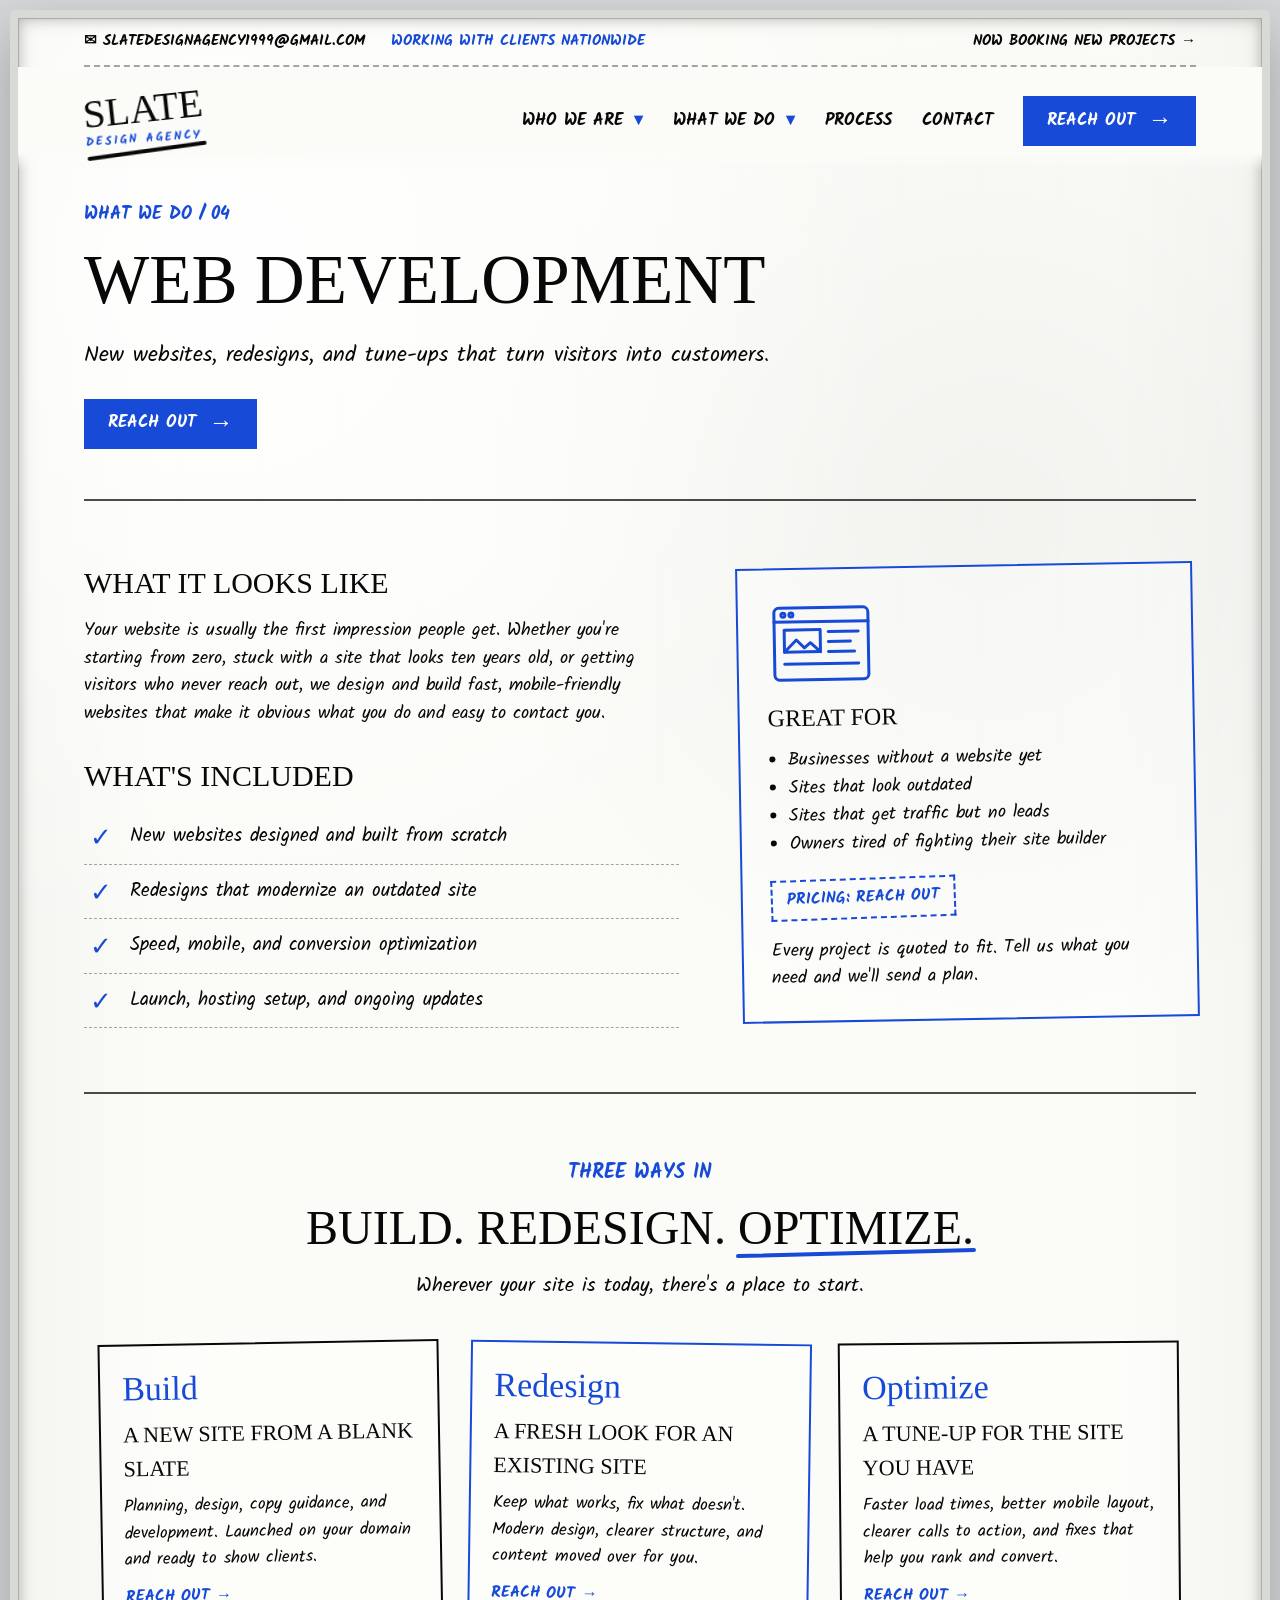
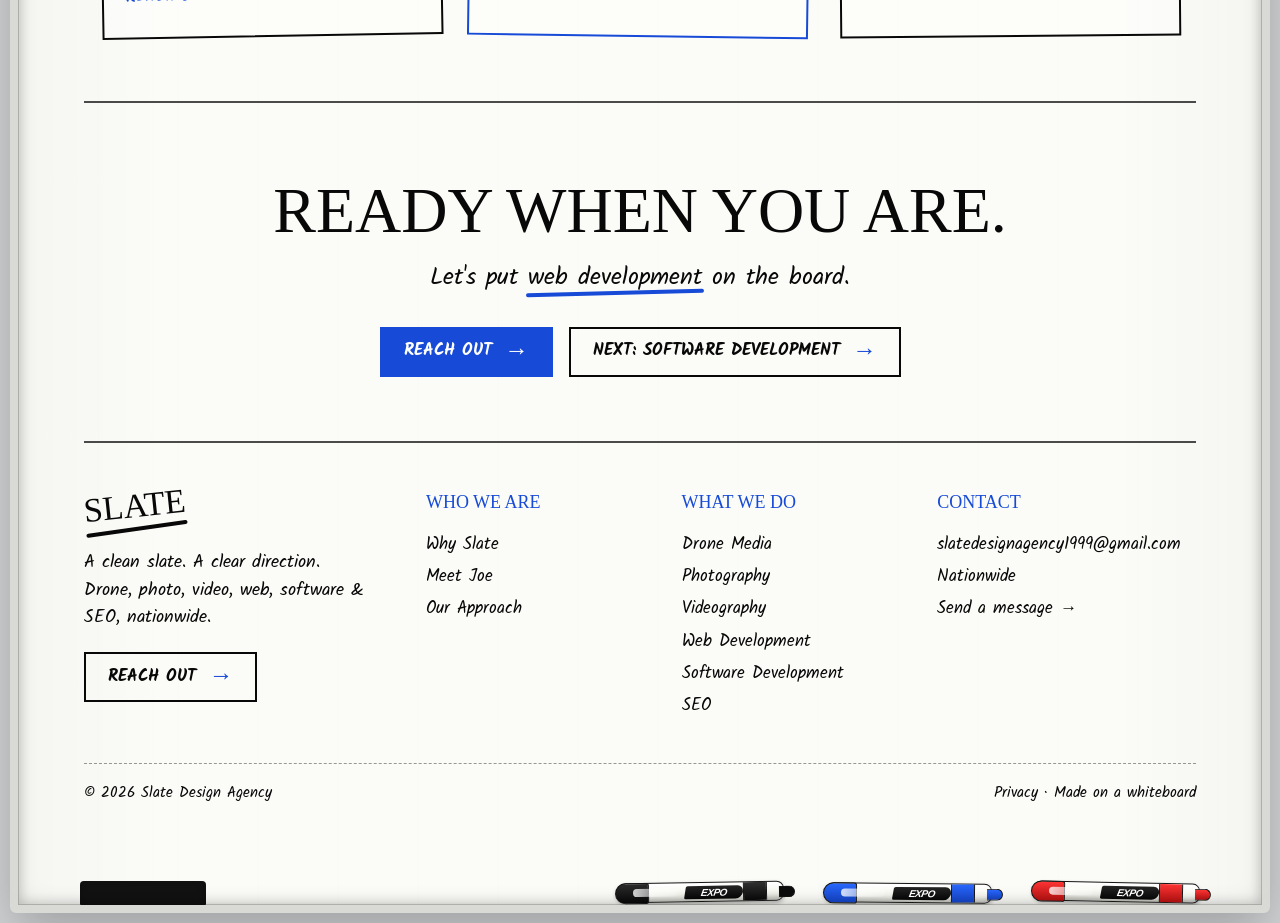
<file: web-development.html>
<!doctype html>
<html lang="en">
<head>
<meta charset="utf-8">
<meta name="viewport" content="width=device-width, initial-scale=1">
<title>Web Development | Slate Design Agency</title>
<meta name="description" content="New websites, redesigns, and tune-ups that turn visitors into customers.">
<meta name="theme-color" content="#fbfbf8">
<meta property="og:title" content="Web Development | Slate Design Agency">
<meta property="og:description" content="New websites, redesigns, and tune-ups that turn visitors into customers.">
<meta property="og:type" content="website">
<link rel="icon" href="favicon.ico" sizes="any">
<link rel="icon" href="favicon-32.png" type="image/png" sizes="32x32">
<link rel="icon" href="icon-192.png" type="image/png" sizes="192x192">
<link rel="apple-touch-icon" href="apple-touch-icon.png">
<link rel="preconnect" href="https://fonts.googleapis.com"><link rel="preconnect" href="https://fonts.gstatic.com" crossorigin><link href="https://fonts.googleapis.com/css2?family=Kalam:wght@400;700&family=Permanent+Marker&display=swap" rel="stylesheet">
<link rel="stylesheet" href="assets/css/style.css">
<link rel="preload" as="image" href="assets/img/slate-s.png">

<script src="assets/js/site.js" defer></script>
</head>
<body>
<a class="skip" href="#main">Skip to content</a>
<div class="board">
<div class="inner">
  <div class="utility">
    <div class="u-left">
      <a href="mailto:slatedesignagency1999@gmail.com">✉ slatedesignagency1999@gmail.com</a>
      <span class="u-blue">Working with clients nationwide</span>
    </div>
    <div class="u-right"><a href="contact.html">Now booking new projects →</a></div>
  </div>

  <header class="site">
    <a href="index.html" class="logo" aria-label="Slate Design Agency home" data-home>SLATE<small>DESIGN AGENCY</small></a>
    <button class="menu-toggle" aria-controls="nav" aria-expanded="false">Menu +</button>
    <nav class="primary" id="nav" aria-label="Primary">
      <div class="nav-item">
        <button aria-haspopup="true">Who We Are <span class="caret">▾</span></button>
        <div class="dropdown">
          <a href="about.html"><span>→</span>Why Slate</a>
          <a href="about.html#meet"><span>→</span>Meet Joe</a>
          <a href="process.html"><span>→</span>Our Approach</a>
        </div>
      </div>
      <div class="nav-item">
        <button aria-haspopup="true">What We Do <span class="caret">▾</span></button>
        <div class="dropdown"><a href="services.html"><span>→</span>All services</a><a href="drone-media.html"><span>→</span>Drone Media</a><a href="photography.html"><span>→</span>Photography</a><a href="videography.html"><span>→</span>Videography</a><a href="web-development.html"><span>→</span>Web Development</a><a href="software-development.html"><span>→</span>Software Development</a><a href="seo.html"><span>→</span>SEO</a></div>
      </div>
      <div class="nav-item"><a href="process.html">Process</a></div>
      <div class="nav-item"><a href="contact.html">Contact</a></div>
      <a class="button solid" href="contact.html">Reach Out <span class="arrow">→</span></a>
    </nav>
  </header>

  <main id="main">

    <section class="page-head">
      <p class="eyebrow"><a href="services.html">What we do</a> / 04</p>
      <h1>Web Development</h1>
      <p class="lead">New websites, redesigns, and tune-ups that turn visitors into customers.</p>
      <div class="cta-row" style="justify-content:flex-start;margin-top:26px"><a class="button solid" href="contact.html?s=web">Reach Out <span class="arrow">→</span></a></div>
    </section>
    <section><div class="detail">
      <div><h2>What it looks like</h2><p>Your website is usually the first impression people get. Whether you're starting from zero, stuck with a site that looks ten years old, or getting visitors who never reach out, we design and build fast, mobile-friendly websites that make it obvious what you do and easy to contact you.</p>
        <h2 style="margin-top:30px">What's included</h2><ul class="checklist"><li class="ok">New websites designed and built from scratch</li><li class="ok">Redesigns that modernize an outdated site</li><li class="ok">Speed, mobile, and conversion optimization</li><li class="ok">Launch, hosting setup, and ongoing updates</li></ul></div>
      <div class="note-box"><div class="svc-icon" style="margin-bottom:10px"><svg viewBox="0 0 110 92" aria-hidden="true"><rect class="stroke" x="8" y="10" width="94" height="72" rx="5"/><path class="stroke" d="M8 24h94"/><circle class="stroke" cx="17" cy="17" r="2"/><circle class="stroke" cx="25" cy="17" r="2"/><rect class="stroke" x="18" y="32" width="36" height="22"/><path class="stroke" d="M62 34h30M62 44h22M62 54h26M18 66h74"/><path class="stroke" d="M18 54l12-12 8 8 6-5 10 9"/></svg></div><h3>Great for</h3><ul style="padding-left:20px;margin:0 0 16px"><li>Businesses without a website yet</li><li>Sites that look outdated</li><li>Sites that get traffic but no leads</li><li>Owners tired of fighting their site builder</li></ul>
        <span class="pill-price">Pricing: reach out</span><p style="margin:0">Every project is quoted to fit. Tell us what you need and we'll send a plan.</p></div>
    </div></section>
    <section><div class="section-head"><p class="eyebrow">Three ways in</p><h2>Build. Redesign. <span class="scribble">Optimize.</span></h2><p>Wherever your site is today, there's a place to start.</p></div><div class="tracks"><div class="card"><div class="big">Build</div><h3>A new site from a blank slate</h3><p>Planning, design, copy guidance, and development. Launched on your domain and ready to show clients.</p><a class="more" href="contact.html?s=web">Reach out →</a></div><div class="card"><div class="big">Redesign</div><h3>A fresh look for an existing site</h3><p>Keep what works, fix what doesn't. Modern design, clearer structure, and content moved over for you.</p><a class="more" href="contact.html?s=web">Reach out →</a></div><div class="card"><div class="big">Optimize</div><h3>A tune-up for the site you have</h3><p>Faster load times, better mobile layout, clearer calls to action, and fixes that help you rank and convert.</p><a class="more" href="contact.html?s=web">Reach out →</a></div></div></section>
    
    <section class="closing"><h2>Ready when you are.</h2><p class="sub">Let's put <span class="scribble">web development</span> on the board.</p>
      <div class="cta-row"><a class="button solid" href="contact.html?s=web">Reach Out <span class="arrow">→</span></a><a class="button" href="software-development.html">Next: Software Development <span class="arrow">→</span></a></div></section>

  </main>

  <footer class="site">
    <div class="foot-grid">
      <div>
        <a href="index.html" class="logo" style="font-size:34px" data-home>SLATE</a>
        <p style="margin-top:18px">A clean slate. A clear direction.<br>Drone, photo, video, web, software &amp; SEO, nationwide.</p>
        <a class="button" href="contact.html" style="margin-top:6px">Reach Out <span class="arrow">→</span></a>
      </div>
      <div><h4>Who we are</h4><ul><li><a href="about.html">Why Slate</a></li><li><a href="about.html#meet">Meet Joe</a></li><li><a href="process.html">Our Approach</a></li></ul></div>
      <div><h4>What we do</h4><ul><li><a href="drone-media.html">Drone Media</a></li><li><a href="photography.html">Photography</a></li><li><a href="videography.html">Videography</a></li><li><a href="web-development.html">Web Development</a></li><li><a href="software-development.html">Software Development</a></li><li><a href="seo.html">SEO</a></li></ul></div>
      <div><h4>Contact</h4><ul><li><a href="mailto:slatedesignagency1999@gmail.com" style="word-break:break-all">slatedesignagency1999@gmail.com</a></li><li>Nationwide</li><li><a href="contact.html">Send a message →</a></li></ul></div>
    </div>
    <div class="foot-bottom"><span>© <span data-year>2026</span> Slate Design Agency</span><span><a href="privacy.html">Privacy</a> · Made on a whiteboard</span></div>
  </footer>

</div>
<div class="tray" aria-hidden="true">
  <span class="eraser"></span>
  <span class="markers">
    <span class="marker-obj black"><span class="cap"></span><span class="band"></span><span class="tip"></span></span>
    <span class="marker-obj blue"><span class="cap"></span><span class="band"></span><span class="tip"></span></span>
    <span class="marker-obj red"><span class="cap"></span><span class="band"></span><span class="tip"></span></span>
  </span>
</div>
</div>
<div class="s-trans" aria-hidden="true">
  <svg viewBox="0 0 560 729">
    <defs><mask id="s-mask" maskUnits="userSpaceOnUse" x="0" y="0" width="560" height="729">
      <path class="s-path" pathLength="1" d="M470 100 C390 60 230 70 150 130 C80 185 90 260 170 300 C270 345 420 350 470 420 C520 490 490 590 390 625 C290 660 140 640 80 575"/>
    </mask></defs>
    <image href="assets/img/slate-s.png" width="560" height="729" mask="url(#s-mask)"/>
  </svg>
  <span class="s-eraser"></span>
</div>
<div class="lightbox" role="dialog" aria-modal="true" aria-label="Video player"><button class="lightbox-close">Close ✕</button><div class="tape-frame"><video controls loop playsinline></video></div></div>
</body>
</html>
</file>
<file: assets/css/style.css>
:root{--board:#fbfbf8;--ink:#080808;--blue:#174bd7;--red:#d42020;--soft:#f3f3ef;--line:rgba(0,0,0,.7)}
*{box-sizing:border-box}
html{scroll-behavior:smooth}
body{margin:0;min-height:100vh;padding:10px;color:var(--ink);background:#d5d7d9;font-family:"Kalam",cursive;font-size:18px;line-height:1.55}
a{color:inherit;text-decoration:none}
button,input,select,textarea{font:inherit;color:inherit}
button{cursor:pointer}
h1,h2,h3,h4,.marker,.logo{font-family:"Permanent Marker",cursive;font-weight:400;letter-spacing:0}
h2{line-height:1.2}
p{margin:0 0 14px}
a:focus-visible,button:focus-visible,input:focus-visible,textarea:focus-visible,select:focus-visible{outline:3px solid var(--blue);outline-offset:4px}
.skip{position:absolute;left:20px;top:-100px;background:#fff;padding:12px;z-index:50}.skip:focus{top:20px}

/* ---------- the whiteboard ---------- */
.board{max-width:1280px;margin:0 auto;overflow:clip;min-height:calc(100vh - 20px);position:relative;
  background:radial-gradient(circle at 16% 10%,rgba(255,255,255,.9),transparent 28%),radial-gradient(circle at 78% 20%,rgba(0,0,0,.035),transparent 24%),linear-gradient(90deg,rgba(0,0,0,.025),transparent 12%,transparent 88%,rgba(0,0,0,.025)),var(--board);
  border:8px solid #d9d9d5;border-radius:6px;box-shadow:inset 0 0 22px rgba(0,0,0,.13),inset 0 0 0 2px #f7f7f2,0 22px 55px rgba(0,0,0,.26)}
.board:before{content:"";position:absolute;inset:0;pointer-events:none;border:1px solid rgba(0,0,0,.25);box-shadow:inset 0 0 12px rgba(0,0,0,.18)}
.board:after{content:"";position:absolute;inset:0;pointer-events:none;background:repeating-linear-gradient(90deg,rgba(0,0,0,.018) 0 1px,transparent 1px 80px);opacity:.35}
.inner{position:relative;z-index:1;padding:0 66px 28px}

/* ---------- utility bar + header ---------- */
.utility{display:flex;justify-content:space-between;align-items:center;gap:16px;flex-wrap:wrap;padding:12px 0;border-bottom:2px dashed rgba(0,0,0,.35);font-size:15px;font-weight:700;text-transform:uppercase}
.utility a:hover{color:var(--blue)}
.utility .u-left{display:flex;gap:26px;flex-wrap:wrap}
.utility .u-blue{color:var(--blue)}
header.site{position:sticky;top:0;z-index:20;display:flex;align-items:center;justify-content:space-between;gap:24px;padding:22px 0 18px;margin:0 -66px;padding-left:66px;padding-right:66px;background:linear-gradient(180deg,var(--board) 82%,rgba(251,251,248,0))}
.logo{display:inline-block;font-size:40px;line-height:1;transform:rotate(-6deg)}
.logo:after{content:"";display:block;height:4px;margin-top:4px;background:var(--ink);border-radius:999px;transform:rotate(-2deg)}
.logo small{display:block;font-family:"Kalam",cursive;font-size:12px;font-weight:700;letter-spacing:2px;color:var(--blue);margin-top:4px;transform:rotate(2deg)}
nav.primary{display:flex;align-items:center;gap:30px;font-size:17px;font-weight:700;text-transform:uppercase}
.nav-item{position:relative}
.nav-item>a,.nav-item>button{background:none;border:0;padding:6px 0;font-weight:700;text-transform:uppercase;position:relative}
.nav-item>a:hover,.nav-item>button:hover,.nav-item>a.active{color:var(--blue)}
.nav-item>a.active:after{content:"";position:absolute;left:-4px;right:-4px;bottom:0;height:3px;background:var(--blue);border-radius:999px;transform:rotate(-2deg)}
.caret{color:var(--blue);margin-left:4px}
.dropdown{position:absolute;top:100%;left:-18px;min-width:250px;padding:14px 18px;background:var(--board);border:2px solid var(--ink);box-shadow:5px 6px 0 rgba(23,75,215,.15);transform:rotate(-.6deg);display:none;flex-direction:column;gap:6px;text-transform:none;font-size:18px}
.nav-item:hover .dropdown,.nav-item:focus-within .dropdown{display:flex}
.dropdown a:hover{color:var(--blue)}
.dropdown a span{color:var(--blue);font-size:14px;margin-right:6px}
.menu-toggle{display:none;background:transparent;border:2px solid var(--ink);padding:6px 12px;font-weight:700;text-transform:uppercase}

/* ---------- buttons & marks ---------- */
.button{display:inline-flex;align-items:center;gap:13px;min-height:50px;padding:0 22px;border:2px solid var(--ink);background:transparent;font-size:17px;font-weight:700;text-transform:uppercase;transition:transform .15s}
.button:hover{color:var(--blue);border-color:var(--blue);transform:rotate(-1deg)}
.button.solid{background:var(--blue);border-color:var(--blue);color:#fff}
.button.solid .arrow{color:#fff}
.button.solid:hover{background:#0f37a8;color:#fff}
.arrow{color:var(--blue);font-size:24px;line-height:1}
.eyebrow{color:var(--blue);font-size:18px;font-weight:700;text-transform:uppercase;margin:0 0 10px}
.scribble{position:relative;display:inline-block}
.scribble:after{content:"";position:absolute;left:-2px;right:-2px;bottom:2px;height:4px;background:var(--blue);transform:rotate(-1.5deg);border-radius:99px}
.circled{position:relative;display:inline-block;white-space:nowrap;z-index:0}
.circled:after{content:"";position:absolute;left:-26px;right:-28px;top:-10px;bottom:-14px;border:5px solid var(--blue);border-radius:55% 45% 48% 52%;transform:rotate(-2deg);pointer-events:none;z-index:-1}
.red{color:var(--red)}
.blue{color:var(--blue)}
.strike{position:relative}
.strike:after{content:"";position:absolute;left:-4px;right:-4px;top:52%;height:3px;background:var(--red);transform:rotate(-3deg);border-radius:99px}

/* ---------- sections ---------- */
section{padding:64px 0;border-top:2px solid var(--line)}
.center{text-align:center}
.section-head{max-width:760px;margin:0 auto 40px;text-align:center}
.section-head h2{font-size:clamp(32px,4vw,48px);margin:0 0 14px;text-transform:uppercase}
.section-head p{font-size:20px}

/* hero */
.hero{border-top:0;padding:40px 0 70px;text-align:center;position:relative}
.hero h1{font-size:clamp(40px,5.6vw,72px);line-height:1.12;margin:22px auto 26px;max-width:1000px;text-transform:uppercase}
.hero .sub{max-width:640px;margin:0 auto 34px;font-size:22px}
.cta-row{display:flex;gap:16px;justify-content:center;flex-wrap:wrap}
.hero-doodles{position:relative;height:200px;max-width:900px;overflow:visible;margin:40px auto 0}
.hero-doodles svg{position:absolute;overflow:visible}
.stroke{fill:none;stroke:currentColor;stroke-width:3;stroke-linecap:round;stroke-linejoin:round}
.doodle-label{position:absolute;color:var(--blue);font-weight:700;text-transform:uppercase;font-size:17px}
.doodle-label:after{content:"";display:block;height:3px;width:100%;margin-top:2px;background:var(--blue);transform:rotate(-2deg);border-radius:9px}
.drone-fly{animation:hover 3.2s ease-in-out infinite}
@keyframes hover{0%,100%{transform:translateY(0) rotate(-2deg)}50%{transform:translateY(-12px) rotate(1deg)}}

/* marquee strip */
.strip{border-top:2px solid var(--line);border-bottom:2px solid var(--line);overflow:hidden;padding:18px 0;margin:0 -66px}
.strip-track{display:flex;gap:46px;width:max-content;animation:scroll 32s linear infinite;font-family:"Permanent Marker",cursive;font-size:26px;text-transform:uppercase;white-space:nowrap}
.strip-track span:nth-child(even){color:var(--blue)}
@keyframes scroll{to{transform:translateX(-50%)}}

/* pain points */
.pain{display:grid;grid-template-columns:1fr 1fr;gap:60px;align-items:center}
.pain h2{font-size:clamp(36px,4.6vw,58px);margin:0 0 18px;text-transform:uppercase;line-height:1.1}
.checklist{list-style:none;padding:0;margin:0}
.checklist li{position:relative;padding:12px 0 12px 46px;border-bottom:1px dashed rgba(0,0,0,.35);font-size:19px}
.checklist li:before{content:"✗";position:absolute;left:6px;top:8px;color:var(--red);font-family:"Permanent Marker",cursive;font-size:26px}
.reframe{margin-top:50px;text-align:center;font-size:clamp(24px,3vw,34px);font-family:"Permanent Marker",cursive;text-transform:uppercase;line-height:1.3}
.reframe .quiet{display:block;font-family:"Kalam",cursive;font-weight:700;font-size:22px;color:#444;text-transform:none;margin-bottom:6px}

/* compare */
.compare{display:grid;grid-template-columns:1fr 1fr;gap:40px;max-width:1000px;margin:0 auto 40px}
.compare-col{border:2px solid var(--ink);padding:30px 32px;background:rgba(255,255,255,.3);position:relative}
.compare-col:first-child{transform:rotate(-.8deg)}
.compare-col:last-child{border-color:var(--blue);transform:rotate(.7deg);box-shadow:6px 7px 0 rgba(23,75,215,.13)}
.compare-col h3{margin:0 0 16px;font-size:26px;text-transform:uppercase}
.compare-col ul{list-style:none;padding:0;margin:0}
.compare-col li{padding:9px 0 9px 36px;position:relative;font-size:18px}
.compare-col:first-child li:before{content:"—";position:absolute;left:0;color:var(--red);font-weight:700}
.compare-col:last-child li:before{content:"✓";position:absolute;left:2px;top:4px;color:var(--blue);font-family:"Permanent Marker",cursive;font-size:22px}

/* services stack */
.stack{max-width:1060px;margin:0 auto;display:flex;flex-direction:column}
.svc{display:grid;grid-template-columns:120px 1fr 1fr;gap:34px;align-items:start;padding:36px 0;border-bottom:2px dashed rgba(0,0,0,.35)}
.svc:last-child{border-bottom:0}
.svc-icon{width:110px;height:92px;color:var(--blue)}
.svc .num{color:var(--blue);font-weight:700;font-size:16px;text-transform:uppercase}
.svc h3{font-size:32px;margin:4px 0 10px;text-transform:uppercase;line-height:1.15}
.svc ul{margin:0;padding:0;list-style:none}
.svc li{padding:5px 0 5px 28px;position:relative}
.svc li:before{content:"→";position:absolute;left:0;color:var(--blue)}
.more{display:inline-block;margin-top:12px;color:var(--blue);font-weight:700;text-transform:uppercase;font-size:16px}
.more:hover{text-decoration:underline;text-decoration-thickness:2px;text-underline-offset:5px}

/* fit grid */
.fit{display:grid;grid-template-columns:repeat(3,1fr);gap:0;max-width:1100px;margin:0 auto}
.fit-item{padding:28px 30px;border-right:2px solid rgba(0,0,0,.4);border-bottom:2px solid rgba(0,0,0,.4)}
.fit-item:nth-child(3n){border-right:0}
.fit-item:nth-child(n+4){border-bottom:0}
.fit-item h3{font-size:22px;margin:0 0 8px;text-transform:uppercase;line-height:1.25}
.fit-item h3 .n{color:var(--blue);margin-right:6px}
.fit-item p{margin:0;font-size:17px}

/* difference cards */
.cards{display:grid;grid-template-columns:repeat(4,1fr);gap:26px;margin-bottom:36px}
.card{border:2px solid var(--ink);padding:26px 22px;background:rgba(255,255,255,.3);min-height:230px}
.card:nth-child(1){transform:rotate(-1deg)}
.card:nth-child(2){transform:rotate(.8deg);border-color:var(--blue)}
.card:nth-child(3){transform:rotate(-.5deg)}
.card:nth-child(4){transform:rotate(1.1deg);border-color:var(--blue)}
.card .big{font-family:"Permanent Marker",cursive;font-size:40px;color:var(--blue);line-height:1}
.card h3{font-size:22px;margin:12px 0 8px;text-transform:uppercase}
.card p{font-size:17px;margin:0}

/* location */
.location{text-align:center;padding:50px 0 60px}
.skyline{max-width:900px;height:220px;margin:0 auto -10px;color:var(--ink)}
.location h3{font-size:clamp(30px,4vw,46px);margin:0;text-transform:uppercase}

/* team */
.team{display:grid;grid-template-columns:380px 1fr;gap:60px;align-items:center;max-width:1050px;margin:0 auto}
.photo-ph{aspect-ratio:4/5;border:3px solid var(--ink);position:relative;display:flex;flex-direction:column;align-items:center;justify-content:center;gap:10px;background:rgba(255,255,255,.3);transform:rotate(-1.5deg);text-align:center;padding:20px}
.photo-ph:before,.photo-ph:after{content:"";position:absolute;width:70px;height:22px;background:rgba(23,75,215,.18);top:-12px}
.photo-ph:before{left:20px;transform:rotate(-8deg)}.photo-ph:after{right:20px;transform:rotate(7deg)}
.photo-ph svg{width:120px;height:120px;color:var(--ink)}
.photo-ph span{color:var(--blue);font-weight:700;text-transform:uppercase;font-size:15px}
.photo-ph.wide{aspect-ratio:16/7;transform:rotate(.6deg)}
.team h2{font-size:clamp(32px,4vw,46px);margin:0 0 6px;text-transform:uppercase}
.role{color:var(--blue);font-weight:700;text-transform:uppercase;margin-bottom:18px}

/* closing */
.closing{text-align:center}
.closing h2{font-size:clamp(38px,5vw,64px);margin:6px 0 10px;text-transform:uppercase}
.closing .sub{font-size:24px;margin-bottom:30px}

/* contact form */
.contact-wrap{display:grid;grid-template-columns:1fr 1.1fr;gap:60px;align-items:start}
.contact-wrap h2{font-size:clamp(34px,4.4vw,54px);margin:0 0 16px;text-transform:uppercase;line-height:1.12}
.email-big{display:inline-block;font-family:"Permanent Marker",cursive;font-size:clamp(17px,2vw,24px);color:var(--blue);border-bottom:3px solid var(--blue);margin:8px 0 22px;word-break:break-all}
.form-box{border:2px solid var(--ink);padding:30px 32px;background:rgba(255,255,255,.35);box-shadow:6px 7px 0 rgba(23,75,215,.12);transform:rotate(.4deg)}
.form-row{display:grid;grid-template-columns:1fr 1fr;gap:18px}
label{display:block;font-weight:700;margin:14px 0 5px;text-transform:uppercase;font-size:15px}
input,select,textarea{width:100%;padding:12px;border:2px solid var(--ink);background:#fffc;border-radius:0;font-size:18px}
textarea{resize:vertical;min-height:130px}
.chips{display:flex;flex-wrap:wrap;gap:10px;margin-top:6px}
.chip input{position:absolute;opacity:0;pointer-events:none}
.chip span{display:inline-block;padding:6px 14px;border:2px solid var(--ink);font-weight:700;font-size:16px;cursor:pointer;user-select:none}
.chip input:checked+span{background:var(--blue);border-color:var(--blue);color:#fff;transform:rotate(-1.5deg)}
.chip input:focus-visible+span{outline:3px solid var(--blue);outline-offset:3px}
.form-box .button{margin-top:22px}
.form-status{margin-top:16px;font-weight:700;color:var(--blue);min-height:1.5em}
.form-note{font-size:14px;color:#555;margin-top:8px}
.hp{position:absolute;left:-9999px}
.sent{text-align:center;padding:30px 10px}
.sent .big-check{font-family:"Permanent Marker",cursive;font-size:80px;color:var(--blue);line-height:1}

/* inner page head */
.page-head{border-top:0;padding:30px 0 50px}
.page-head h1{font-size:clamp(40px,5.4vw,70px);line-height:1.12;margin:12px 0 20px;max-width:950px;text-transform:uppercase}
.page-head .lead{max-width:700px;font-size:22px}
.detail{display:grid;grid-template-columns:1.3fr 1fr;gap:60px;align-items:start}
.detail h2{font-size:30px;text-transform:uppercase;margin:0 0 16px}
.note-box{border:2px solid var(--blue);padding:28px;transform:rotate(-1deg);background:rgba(255,255,255,.3)}
.note-box h3{font-size:24px;margin:0 0 10px;text-transform:uppercase}
.steps{counter-reset:s;max-width:900px;margin:0 auto}
.step{position:relative;padding:26px 0 26px 80px;border-bottom:2px dashed rgba(0,0,0,.35)}
.step:last-child{border-bottom:0}
.step:before{counter-increment:s;content:counter(s);position:absolute;left:0;top:22px;width:54px;height:54px;border:3px solid var(--blue);border-radius:50%;display:flex;align-items:center;justify-content:center;color:var(--blue);font-family:"Permanent Marker",cursive;font-size:26px}
.step h3{margin:0 0 6px;font-size:26px;text-transform:uppercase}
.step p{margin:0}
details{border-bottom:2px dashed rgba(0,0,0,.35);padding:18px 0}
summary{font-weight:700;font-size:21px;cursor:pointer;list-style:none;display:flex;justify-content:space-between;gap:20px}
summary::-webkit-details-marker{display:none}
summary:after{content:"+";color:var(--blue);font-family:"Permanent Marker",cursive;font-size:26px;line-height:1}
details[open] summary:after{content:"−"}
details p{margin:10px 0 0}
.faq{max-width:860px;margin:0 auto}
.pill-price{display:inline-block;border:2px dashed var(--blue);color:var(--blue);padding:6px 14px;font-weight:700;text-transform:uppercase;font-size:16px;transform:rotate(-1deg);margin:4px 0 18px}

/* footer */
footer.site{border-top:2px solid var(--line);padding:46px 0 30px}
.foot-grid{display:grid;grid-template-columns:1.4fr 1fr 1fr 1.2fr;gap:40px}
.foot-grid h4{font-size:18px;margin:0 0 12px;text-transform:uppercase;color:var(--blue)}
.foot-grid ul{list-style:none;padding:0;margin:0}
.foot-grid li{padding:3px 0;font-size:17px}
.foot-grid a:hover{color:var(--blue)}
.foot-bottom{display:flex;justify-content:space-between;flex-wrap:wrap;gap:16px;margin-top:40px;padding-top:18px;border-top:1px dashed rgba(0,0,0,.4);font-size:15px}

/* marker tray */
.tray{position:relative;margin:0 5%;width:90%;height:42px;display:flex;align-items:flex-end;justify-content:space-between;pointer-events:none;z-index:1}
.eraser{width:126px;height:24px;background:#111;border-radius:4px 4px 1px 1px;box-shadow:0 -4px 8px rgba(0,0,0,.25) inset}
.markers{display:flex;gap:40px;align-items:flex-end}
.marker-obj{width:168px;height:20px;border-radius:12px 9px 9px 12px;background:linear-gradient(180deg,#fff 0%,#f8f8f3 42%,#d8d8d2 100%);border:1.5px solid #161616;position:relative;box-shadow:inset 0 2px 2px rgba(255,255,255,.9),inset 0 -3px 4px rgba(0,0,0,.2),0 2px 4px rgba(0,0,0,.28);transform:translateY(-3px) rotate(-1deg)}
.marker-obj:before{content:"EXPO";position:absolute;left:68px;top:3px;color:#fff;width:58px;height:13px;display:flex;align-items:center;justify-content:center;background:linear-gradient(180deg,#242424,#050505);border-radius:2px 8px 8px 2px;font-family:Arial,sans-serif;font-size:10px;font-style:italic;font-weight:900;letter-spacing:-.5px;transform:skew(-10deg)}
.marker-obj:after{content:"";position:absolute;left:16px;top:5px;width:44px;height:8px;border-radius:999px;background:linear-gradient(90deg,rgba(255,255,255,.8),rgba(255,255,255,.15))}
.marker-obj .cap{position:absolute;left:-2px;top:-1.5px;width:34px;height:21px;border:1.5px solid #161616;border-radius:12px 3px 3px 12px;background:linear-gradient(180deg,#2b2b2b,#060606)}
.marker-obj .tip{position:absolute;right:-12px;top:4px;width:16px;height:12px;border:1.5px solid #161616;border-left:0;border-radius:0 9px 9px 0;background:#0b0b0b}
.marker-obj .band{position:absolute;right:16px;top:0;width:24px;height:100%;border-left:1.5px solid #161616;border-right:1.5px solid #161616;background:linear-gradient(180deg,#303030,#080808)}
.marker-obj.blue .cap,.marker-obj.blue .tip,.marker-obj.blue .band{background:linear-gradient(180deg,#2867ff,#123db5)}
.marker-obj.red .cap,.marker-obj.red .tip,.marker-obj.red .band{background:linear-gradient(180deg,#ff3434,#a90f0f)}
.marker-obj.blue{transform:translateY(-2px) rotate(.5deg)}
.marker-obj.red{transform:translateY(-3px) rotate(1.2deg)}

/* pages */
@keyframes fade{from{opacity:0;transform:translateY(5px)}to{opacity:1;transform:none}}



/* ---------- media frames ---------- */
.tape-frame{position:relative;border:3px solid var(--ink);padding:10px;background:rgba(255,255,255,.55);box-shadow:6px 8px 0 rgba(23,75,215,.12)}
.tape-frame:before,.tape-frame:after,.photo-ph.has-img:before,.photo-ph.has-img:after{content:"";position:absolute;width:76px;height:24px;background:rgba(23,75,215,.2);top:-13px;z-index:2}
.tape-frame:before{left:24px;transform:rotate(-7deg)}.tape-frame:after{right:24px;transform:rotate(6deg)}
.tape-frame video,.tape-frame img{display:block;width:100%;aspect-ratio:16/9;object-fit:cover;background:#cfd2d4}
.hero-media{position:relative;max-width:940px;margin:56px auto 0}
.video-frame{transform:rotate(-1deg)}
.rec{position:absolute;left:24px;top:22px;color:#fff;background:rgba(0,0,0,.45);padding:2px 10px;font-weight:700;font-size:14px;letter-spacing:1px;border-radius:3px}
.rec{animation:blink 1.6s steps(2) infinite}
@keyframes blink{50%{opacity:.35}}
.hero-drone{position:absolute;right:-56px;top:-84px;width:170px;height:86px;color:var(--ink);overflow:visible;z-index:3}
.hero-media .doodle-label{position:absolute}
.hm-l1{left:-118px;top:18%;transform:rotate(-7deg)}.hm-l2{left:-150px;top:62%;transform:rotate(4deg)}
.hm-r1{right:-120px;top:34%;transform:rotate(6deg)}.hm-r2{right:-96px;top:74%;transform:rotate(-4deg)}
.photo-ph.has-img{padding:10px;display:block;background:rgba(255,255,255,.55)}
.photo-ph.has-img img{display:block;width:100%;height:100%;object-fit:cover;object-position:50% 20%}
.wide-clip{transform:rotate(.6deg);max-width:1000px;margin:0 auto}
.reel-grid{display:grid;grid-template-columns:repeat(6,1fr);gap:30px 26px;max-width:1120px;margin:0 auto}
.clip{position:relative;cursor:pointer;grid-column:span 3;padding:8px;border:3px solid var(--ink);background:rgba(255,255,255,.55);transition:transform .2s;text-align:left;display:block}
.clip:nth-child(1){grid-column:span 4;grid-row:span 2;transform:rotate(-.8deg)}
.clip:nth-child(2),.clip:nth-child(3){grid-column:span 2}
.clip:nth-child(2){transform:rotate(1deg)}.clip:nth-child(3){transform:rotate(-.6deg);border-color:var(--blue)}
.clip:nth-child(4){transform:rotate(.5deg)}.clip:nth-child(5){transform:rotate(-1deg)}
.clip:hover{transform:rotate(0) scale(1.015)}
.clip video{display:block;width:100%;height:100%;min-height:0;aspect-ratio:16/9;object-fit:cover;background:#cfd2d4}
.clip:nth-child(1) video{aspect-ratio:auto}
.clip-label{position:absolute;left:18px;bottom:16px;background:var(--board);border:2px solid var(--ink);padding:1px 10px;font-weight:700;font-size:15px;text-transform:uppercase}
.clip-label b{color:var(--blue);font-weight:700;margin-right:6px}
.clip-play{position:absolute;right:16px;bottom:14px;width:40px;height:40px;border-radius:50%;background:var(--board);border:2px solid var(--ink);display:flex;align-items:center;justify-content:center;color:var(--blue);font-size:16px}
.lightbox{position:fixed;inset:0;z-index:90;background:rgba(10,10,10,.82);display:none;align-items:center;justify-content:center;padding:24px}
.lightbox.on{display:flex;animation:fade .2s ease}
.lightbox .tape-frame{width:min(1100px,100%);background:var(--board)}
.lightbox-close{position:absolute;top:18px;right:22px;background:var(--board);border:2px solid var(--ink);font-weight:700;padding:6px 14px;text-transform:uppercase}
@media(max-width:1180px){.hero-media .doodle-label{display:none}.hero-drone{right:-10px}}
@media(max-width:760px){.reel-grid{grid-template-columns:1fr 1fr;gap:18px}.clip,.clip:nth-child(n){grid-column:span 1;grid-row:auto;transform:none}.clip:nth-child(1){grid-column:span 2}.clip:nth-child(1) video{aspect-ratio:16/9}.clip-label{font-size:12px;left:12px;bottom:12px}.clip-play{display:none}.clip:not(:first-child) .clip-label{display:none}.hero-drone{width:110px;top:-56px;right:-4px}.hero-media{margin-top:60px}.tape-frame{padding:6px}}

/* ---------- S page transition ---------- */
.s-trans{position:fixed;inset:0;z-index:100;display:flex;align-items:center;justify-content:center;pointer-events:none;visibility:hidden;
  background:radial-gradient(circle at 30% 20%,rgba(255,255,255,.95),transparent 40%),var(--board)}
.s-trans.in{visibility:visible;pointer-events:auto}
.s-trans svg{width:min(200px,42vw);height:auto;aspect-ratio:560/729;overflow:visible}
.s-trans .s-path,.s-trans .s-under{fill:none;stroke-linecap:round;stroke-linejoin:round;stroke-dasharray:1;stroke-dashoffset:1}
.s-trans .s-path{stroke:#fff;stroke-width:200}
.s-trans .s-under{stroke:var(--blue);stroke-width:7;opacity:0}
.s-trans.draw .s-path{animation:drawS .55s cubic-bezier(.6,.05,.4,1) forwards}
.s-trans.draw .s-under{animation:drawU .22s .5s ease-out forwards}
@keyframes drawU{from{opacity:1;stroke-dashoffset:1}to{opacity:1;stroke-dashoffset:0}}
@keyframes drawS{to{stroke-dashoffset:0}}
.s-eraser{position:absolute;top:-20px;bottom:-20px;left:-60px;width:56px;background:linear-gradient(90deg,#1a1a1a,#050505);border-radius:6px;box-shadow:4px 0 12px rgba(0,0,0,.25);opacity:0}
.s-trans.out{animation:wipe .42s cubic-bezier(.5,0,.75,0) forwards}
.s-trans.out .s-eraser{opacity:1;animation:eraser .42s cubic-bezier(.5,0,.75,0) forwards}
@keyframes wipe{from{clip-path:inset(0 0 0 0)}to{clip-path:inset(0 0 0 100%)}}
@keyframes eraser{from{left:-56px}to{left:100%}}
.s-trans.out{will-change:clip-path}

/* ---------- responsive ---------- */
@media(max-width:1000px){
  .inner{padding:0 28px 24px}
  header.site{margin:0 -28px;padding-left:28px;padding-right:28px}
  .strip{margin:0 -28px}
  nav.primary{gap:20px;font-size:15px}
  .pain,.contact-wrap,.detail{grid-template-columns:1fr;gap:36px}
  .cards{grid-template-columns:repeat(2,1fr)}
  .fit{grid-template-columns:repeat(2,1fr)}
  .fit-item{border-right:2px solid rgba(0,0,0,.4)!important;border-bottom:2px solid rgba(0,0,0,.4)!important}
  .fit-item:nth-child(2n){border-right:0!important}
  .fit-item:nth-child(n+5){border-bottom:0!important}
  .svc{grid-template-columns:90px 1fr;gap:20px 26px}
  .svc .svc-list{grid-column:2}
  .svc-icon{width:84px;height:72px}
  .team{grid-template-columns:1fr;gap:36px}
  .team .photo-ph{max-width:340px;margin:0 auto}
  .foot-grid{grid-template-columns:1fr 1fr}
}
@media(max-width:760px){
  body{padding:0}
  .board{border-width:5px;min-height:100vh}
  .inner{padding:0 18px 20px}
  header.site{margin:0 -18px;padding:16px 18px 14px;flex-wrap:wrap}
  .strip{margin:0 -18px}
  .utility{font-size:13px;justify-content:center}
  .utility .u-right{display:none}
  .logo{font-size:32px}
  .menu-toggle{display:block}
  nav.primary{display:none;width:100%;flex-direction:column;align-items:flex-start;gap:4px;padding:14px 0 6px}
  nav.primary.open{display:flex}
  .dropdown{position:static;display:flex;border:0;box-shadow:none;transform:none;padding:0 0 6px 14px;background:none;min-width:0;font-size:17px}
  nav.primary .button{margin-top:10px}
  section{padding:48px 0}
  .hero{padding:24px 0 50px}
  .hero .sub{font-size:19px}
  .hero-doodles{height:120px;margin-top:24px}.hero-doodles>svg:not(.drone-fly),.hero-doodles .doodle-label{display:none}
  .circled{white-space:normal}
  .circled:after{left:-10px;right:-10px;border-width:3px}
  .compare{grid-template-columns:1fr}
  .compare-col{transform:none!important}
  .svc{grid-template-columns:1fr}
  .svc .svc-list{grid-column:auto}
  .fit,.cards{grid-template-columns:1fr}
  .fit-item{border-right:0!important;border-bottom:2px solid rgba(0,0,0,.4)!important}
  .fit-item:last-child{border-bottom:0!important}
  .card{transform:none!important;min-height:0}
  .form-row{grid-template-columns:1fr;gap:0}
  .form-box{padding:22px 18px;transform:none}
  .foot-grid{grid-template-columns:1fr;gap:28px}
  .step{padding-left:70px}
  .skyline{height:140px}
  .markers{gap:15px}.eraser{width:50px}.marker-obj{width:75px}.marker-obj:before{left:28px;width:35px;font-size:8px}.marker-obj:after{left:12px;width:14px}.marker-obj .band{right:6px;width:10px}.marker-obj .tip{right:-9px;width:12px}.marker-obj .cap{width:22px}.tray{height:30px}
}
@media(prefers-reduced-motion:reduce){html{scroll-behavior:auto}*{animation:none!important;transition:none!important}}

/* ---------- page load / leave ---------- */
main{animation:fade .22s ease-out}
body.leaving main,body.leaving footer.site{opacity:0;transition:opacity .12s ease-in}
.chip{margin:0;text-transform:none}
.opt{font-weight:400;text-transform:none;color:#555}
.field-error{color:var(--red);font-weight:700;font-size:15px;margin:6px 0 0}
input.invalid,textarea.invalid{border-color:var(--red);background:#fff5f5}
.tracks{display:grid;grid-template-columns:repeat(3,1fr);gap:28px;max-width:1080px;margin:0 auto}
.tracks .card{min-height:0}
.tracks .card .big{font-size:34px}
@media(max-width:860px){.tracks{grid-template-columns:1fr}.tracks .card{transform:none!important}}
.checklist li.ok:before{content:"✓";color:var(--blue)}
.foot-bottom a:hover{color:var(--blue)}
/* home intro: overlay already showing on first paint */
html.s-intro .s-trans{visibility:visible;pointer-events:auto}
html.s-intro .s-trans .s-path{animation:drawS .55s .1s cubic-bezier(.6,.05,.4,1) forwards}
html.s-intro .s-trans .s-under{animation:drawU .22s .6s ease-out forwards}
html.s-intro.s-drawn .s-trans .s-path,html.s-intro.s-drawn .s-trans .s-under{animation:none;stroke-dashoffset:0;opacity:1}
html.s-intro main{animation:none}
</file>
